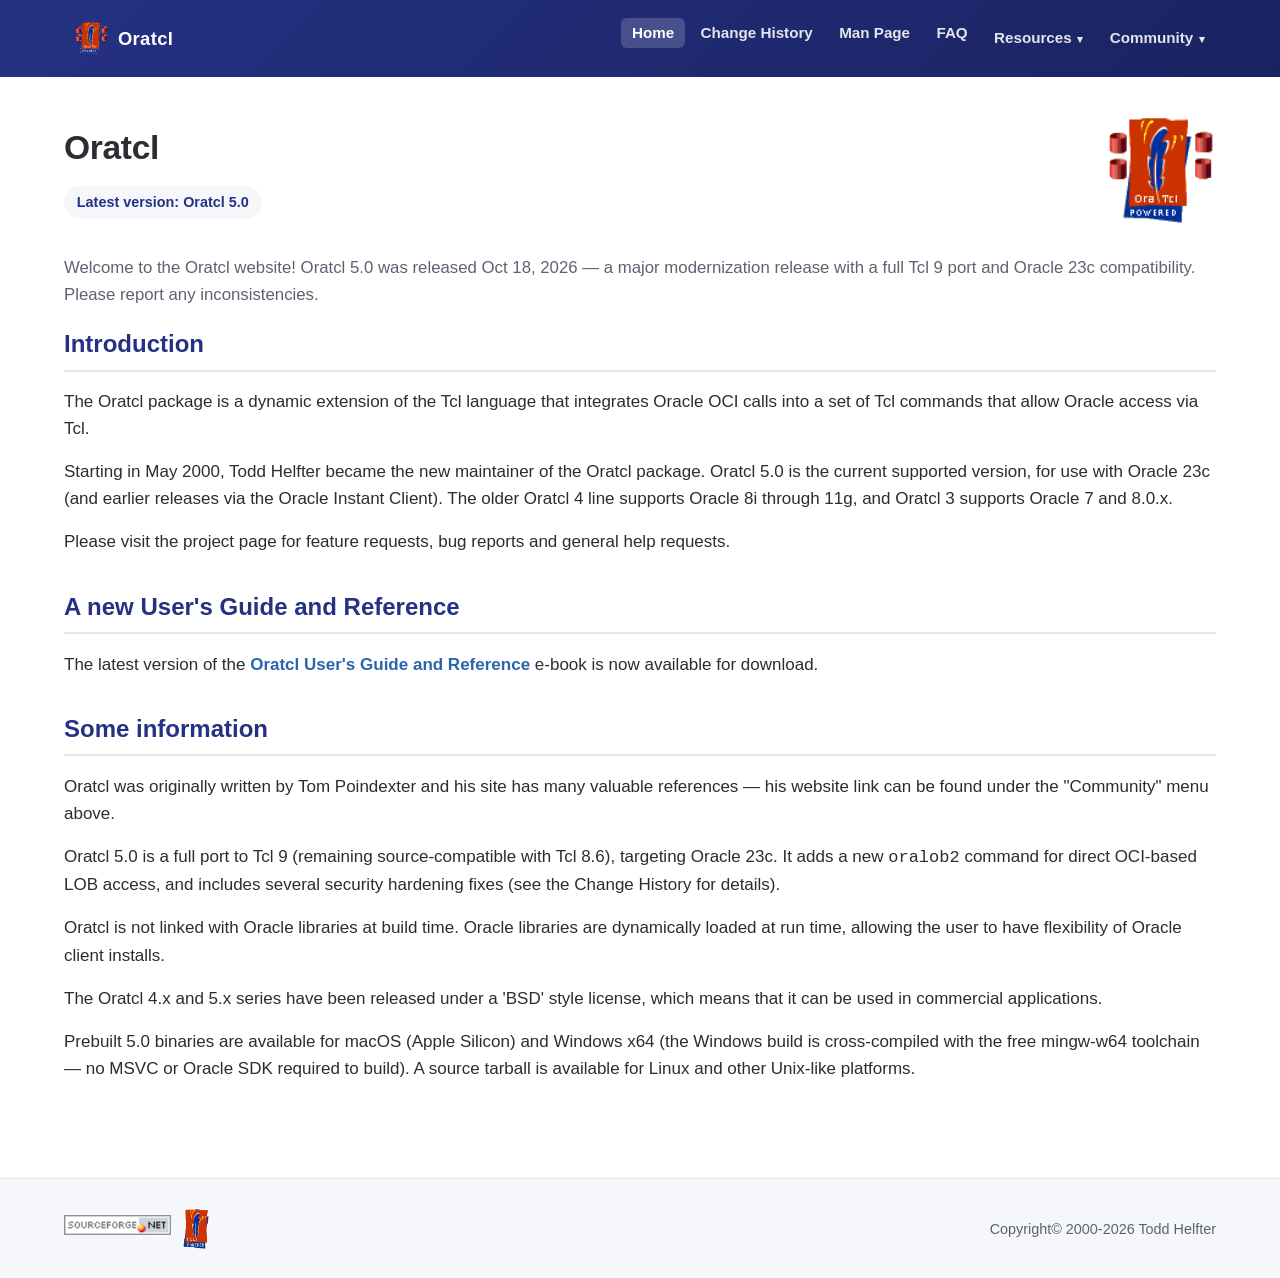
<file: doc/web/index.html>
<!DOCTYPE html>
<html lang="en">
<head>
<meta charset="utf-8" />
<meta name="viewport" content="width=device-width, initial-scale=1" />
<meta name="description" content="Oratcl: Oracle Database access commands for Tcl" />
<meta name="keywords" content="Tcl, Tcl/Tk, Oratcl, Oracle" />
<title>Oratcl</title>
<link rel="shortcut icon" href="images/favicon.ico" type="image/x-icon" />
<link href="css/style.css" rel="stylesheet" type="text/css" />
</head>
<body>

<header class="site-header">
<nav class="site-nav" aria-label="Site">
<a class="brand" href="index.html">
<img src="images/oratcl-powered-logo.gif" alt="" width="40" height="40" />
Oratcl
</a>
<ul>
<li><a href="index.html" aria-current="page">Home</a></li>
<li><a href="CHANGELOG.html">Change History</a></li>
<li><a href="oratcl.html">Man Page</a></li>
<li><a href="FAQ.html">FAQ</a></li>
<li class="has-dropdown">
<details class="dropdown">
<summary>Resources</summary>
<div class="dropdown-panel">
<a href="https://sourceforge.net/projects/oratcl/">Project Page</a>
<a href="./Oratcl_Users_Guide_and_Reference.pdf">User's Guide</a>
<a href="https://sourceforge.net/p/oratcl/_list/tickets">Submit bug</a>
<a href="https://sourceforge.net/p/oratcl/_list/tickets">Submit feature request</a>
<a href="https://sourceforge.net/projects/oratcl/files/oratcl-5.0">Download Oratcl 5.0</a>
<a href="https://sourceforge.net/projects/oratcl/files/">All Downloads</a>
</div>
</details>
</li>
<li class="has-dropdown">
<details class="dropdown">
<summary>Community</summary>
<div class="dropdown-panel">
<a href="https://github.com/toddhelfter/oratcl-sourceforge">GitHub Repository</a>
<a href="http://groups.google.com/group/comp.lang.tcl">Tcl Newsgroup</a>
<a href="https://wiki.tcl-lang.org/">Tcl Wiki</a>
<a href="http://www.tcl.tk">Tcl Developer Xchange</a>
<a href="http://www.nyx.net/~tpoindex/tcl.html">Tom Poindexter</a>
<a href="https://www.hammerdb.com/">HammerDB</a>
</div>
</details>
</li>
</ul>
</nav>
</header>

<div class="hero">
<div>
<h1>Oratcl</h1>
<span class="version-badge">Latest version: Oratcl 5.0</span>
</div>
<img class="logo-mark" src="images/oratcl-powered-logo.gif" alt="Oratcl Powered" width="110" />
</div>

<p class="intro">
Welcome to the Oratcl website! Oratcl 5.0 was released Oct 18, 2026 &mdash;
a major modernization release with a full Tcl 9 port and Oracle 23c
compatibility. Please report any inconsistencies.
</p>

<div class="page-layout single-column">
<main>

<h1>Introduction</h1>
<p>
The Oratcl package is a dynamic extension of the Tcl language that
integrates Oracle OCI calls into a set of Tcl commands that allow Oracle
access via Tcl.
</p>
<p>
Starting in May 2000, Todd Helfter became the new maintainer of the Oratcl
package. Oratcl 5.0 is the current supported version, for use with
Oracle 23c (and earlier releases via the Oracle Instant Client). The
older Oratcl 4 line supports Oracle 8i through 11g, and Oratcl 3 supports
Oracle 7 and 8.0.x.
</p>
<p>
Please visit the project page for feature requests, bug reports and general
help requests.
</p>

<h1>A new User's Guide and Reference</h1>
<p>
The latest version of the
<a href="./Oratcl_Users_Guide_and_Reference.pdf">Oratcl User's Guide and Reference</a> e-book
is now available for download.
</p>

<h1>Some information</h1>
<p>
Oratcl was originally written by Tom Poindexter and his site has many
valuable references &mdash; his website link can be found under the
"Community" menu above.
</p>
<p>
Oratcl 5.0 is a full port to Tcl 9 (remaining source-compatible with
Tcl 8.6), targeting Oracle 23c. It adds a new <code>oralob2</code> command
for direct OCI-based LOB access, and includes several security hardening
fixes (see the Change History for details).
</p>
<p>
Oratcl is not linked with Oracle libraries at build time. Oracle
libraries are dynamically loaded at run time, allowing the user to have
flexibility of Oracle client installs.
</p>
<p>
The Oratcl 4.x and 5.x series have been released under a 'BSD' style
license, which means that it can be used in commercial applications.
</p>
<p>
Prebuilt 5.0 binaries are available for macOS (Apple Silicon) and Windows
x64 (the Windows build is cross-compiled with the free mingw-w64
toolchain &mdash; no MSVC or Oracle SDK required to build). A source
tarball is available for Linux and other Unix-like platforms.
</p>

</main>

</div>

<footer class="site-footer">
<div class="footer-inner">
<div class="badges">
<a href="https://sourceforge.net/"><img src="images/sourceforge.png" alt="SourceForge" height="20" /></a>
<img src="images/tclp.gif" alt="Tcl Powered" height="40" />
</div>
<p class="copyright">Copyright&copy; 2000-2026 Todd Helfter</p>
</div>
</footer>

</body>
</html>
</file>
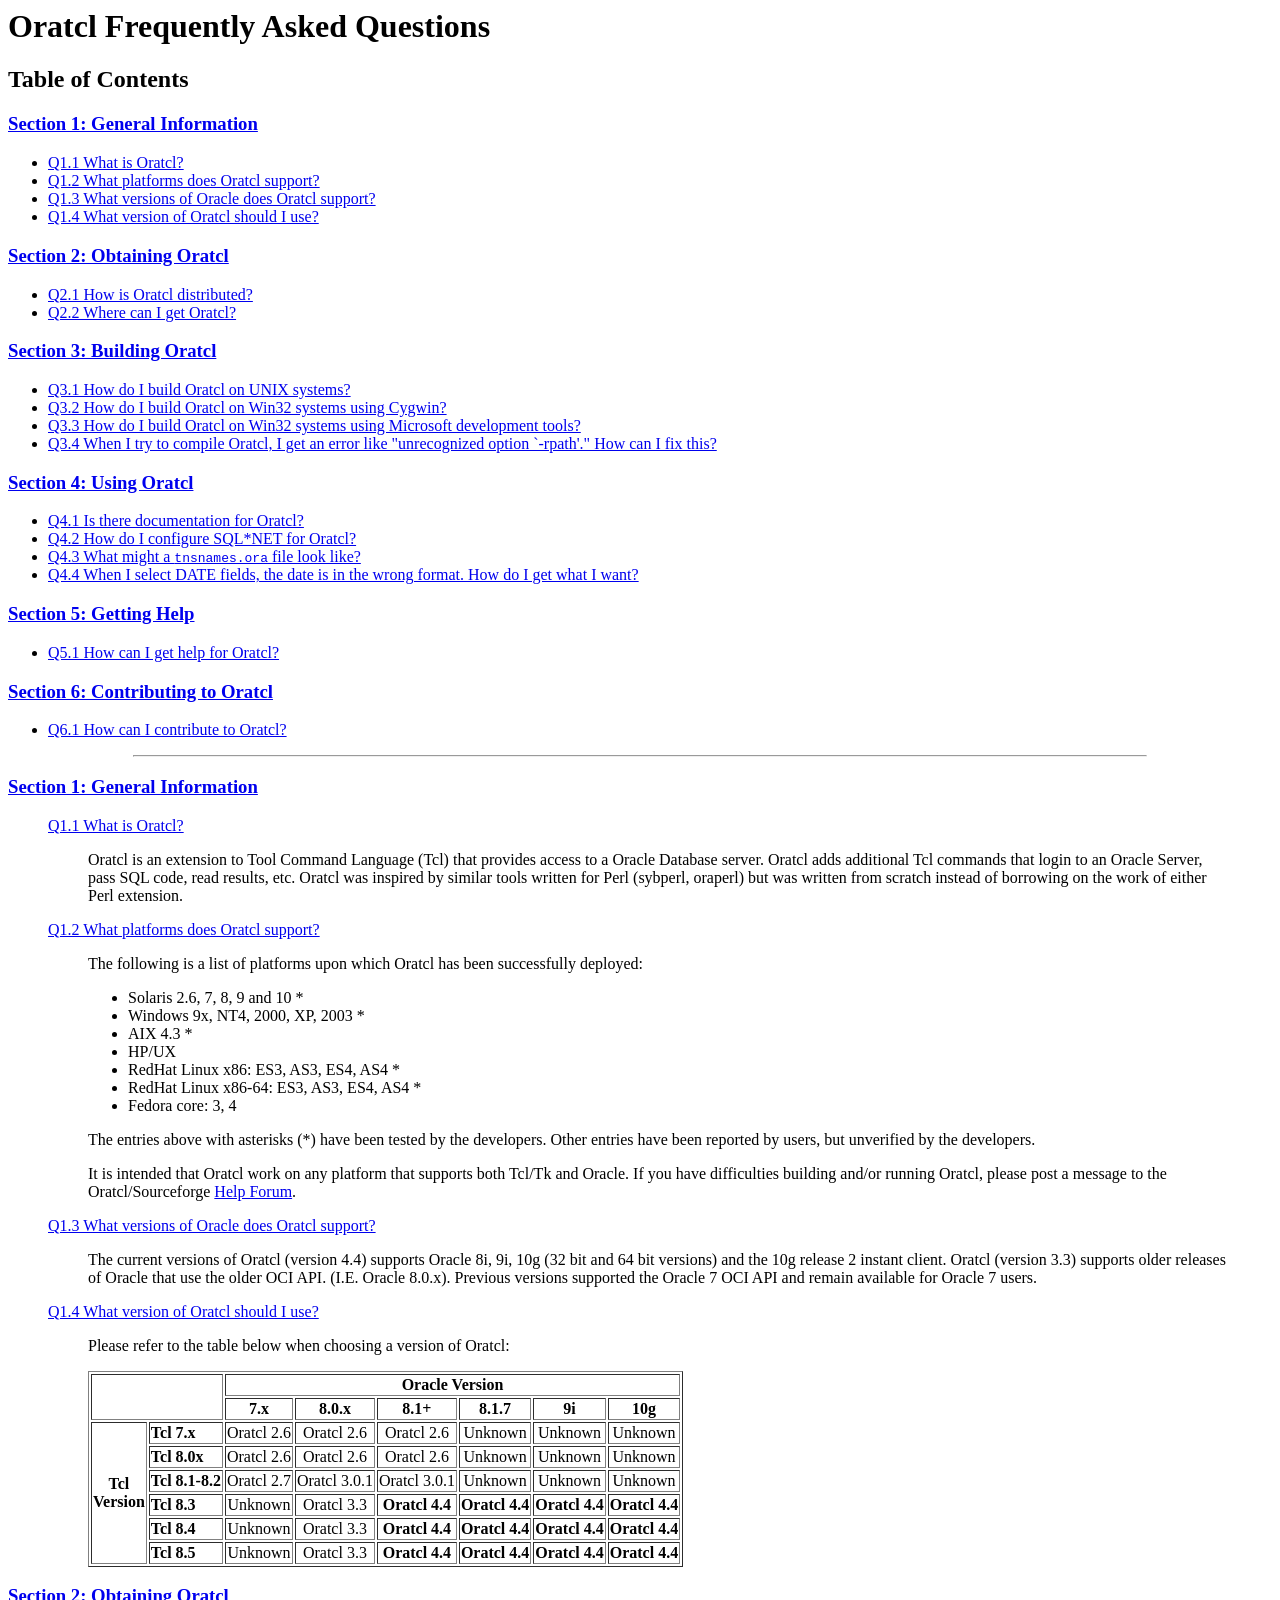
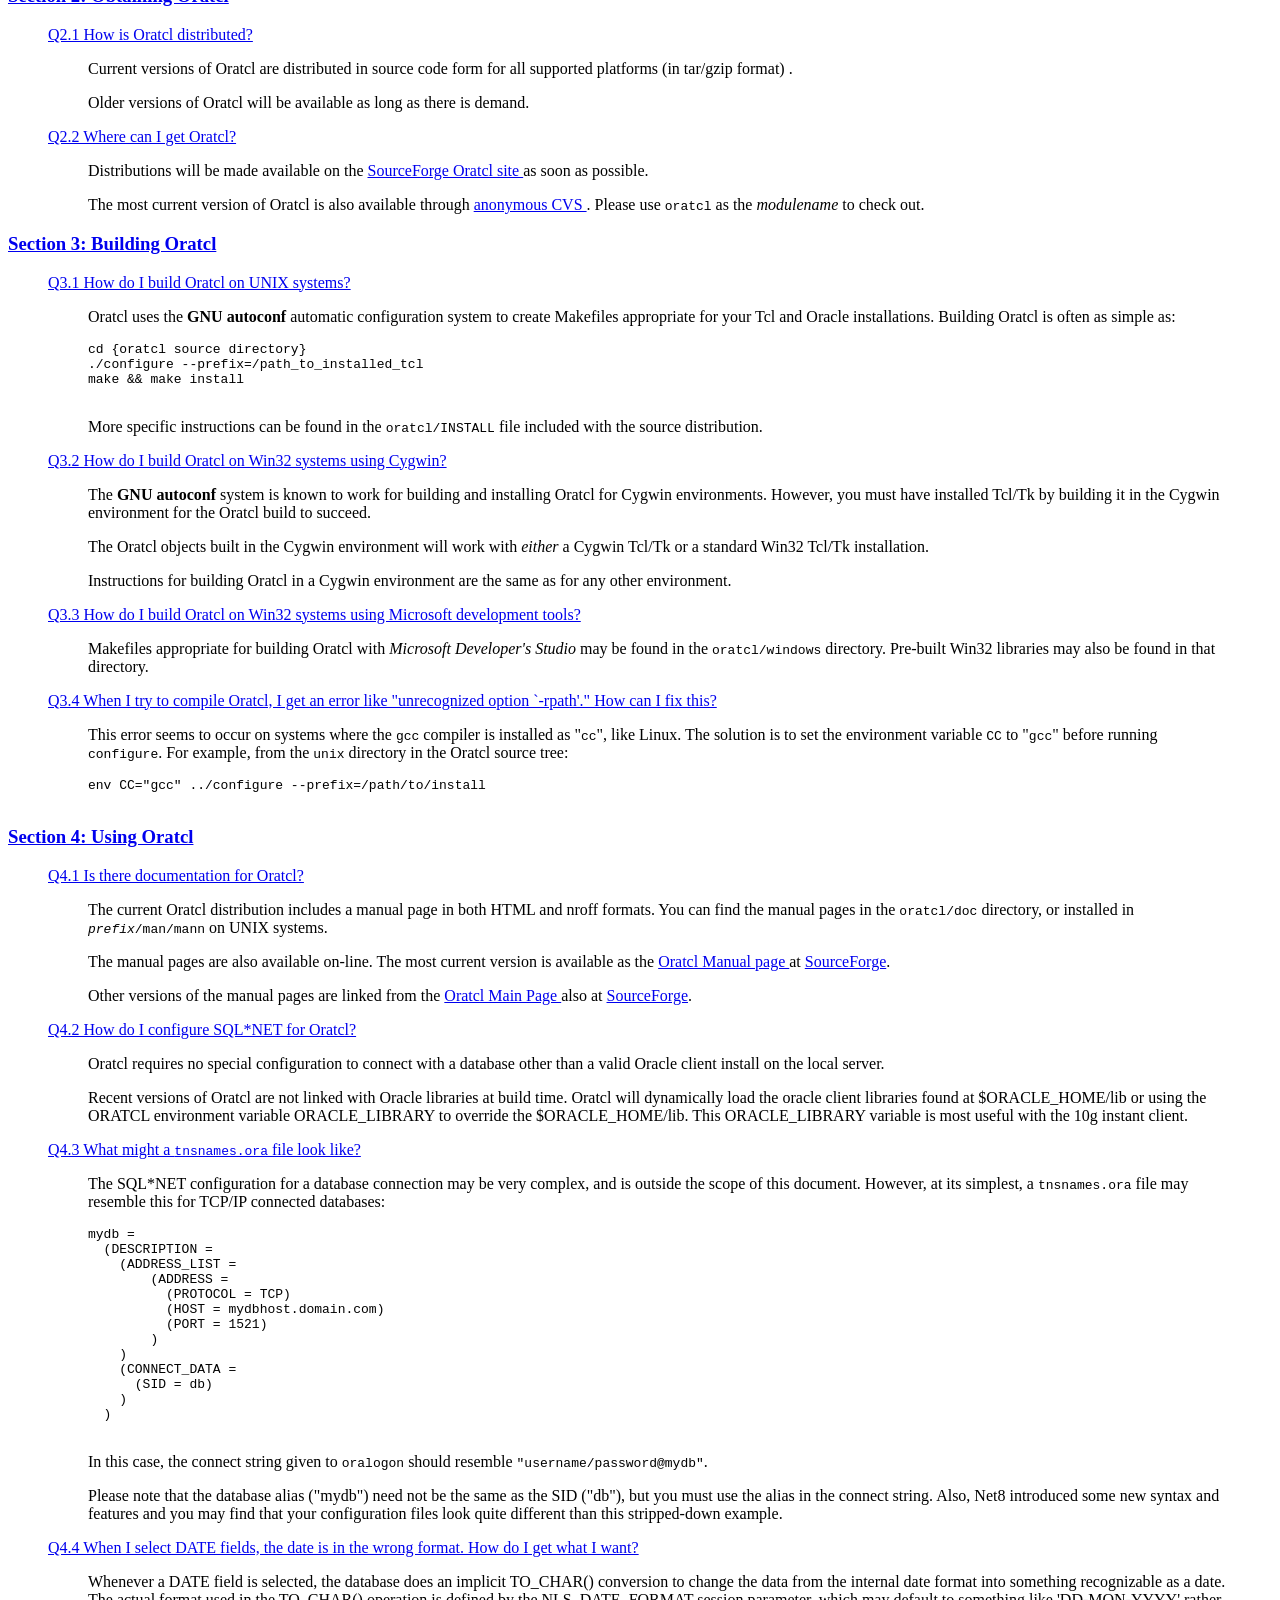
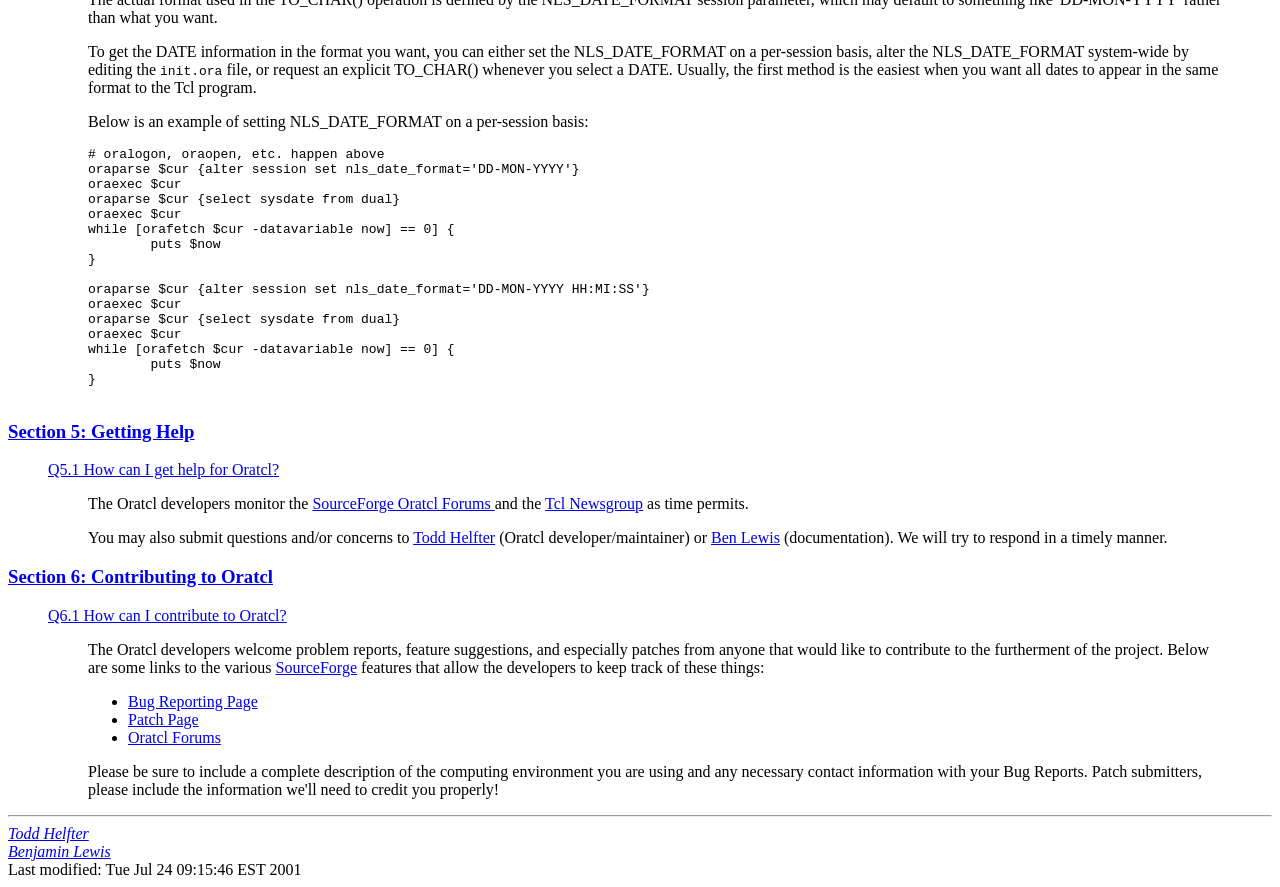
<file: doc/FAQ.html>
<!DOCTYPE HTML PUBLIC "-//IETF//DTD HTML//EN">
<!-- $Id: FAQ.html,v 1.6 2006/06/30 15:19:43 tmh Exp $ -->
<html>
  <head>
    <title>Oratcl Frequently Asked Questions</title>
  </head>

  <body>
    <h1>Oratcl Frequently Asked Questions</h1>

    <h2><a name="TOC">Table of Contents</a></h2>
    <h3><a href="#SEC1">Section 1: General Information</a></h3>
    <ul>
      <li><a href="#Q1.1">Q1.1 What is Oratcl?</a>
      <li><a href="#Q1.2">Q1.2 What platforms does Oratcl support?</a>
      <li><a href="#Q1.3">Q1.3 What versions of Oracle does Oratcl support?</a>
      <li><a href="#Q1.4">Q1.4 What version of Oratcl should I use?</a>
    </ul>

    <h3><a href="#SEC2">Section 2: Obtaining Oratcl</a></h3>
    <ul>
      <li><a href="#Q2.1">Q2.1 How is Oratcl distributed?</a>
      <li><a href="#Q2.2">Q2.2 Where can I get Oratcl?</a>
    </ul>

    <h3><a href="#SEC3">Section 3: Building Oratcl</a></h3>
    <ul>
      <li><a href="#Q3.1">Q3.1 How do I build Oratcl on UNIX systems?</a>
      <li>
	<a href="#Q3.2">
	  Q3.2 How do I build Oratcl on Win32 systems using Cygwin?
	</a>
      <li>
	<a href="#Q3.3">
	  Q3.3 How do I build Oratcl on Win32 systems using Microsoft
	  development tools?
	</a>
      <li>
	<a href="#Q3.4">
	  Q3.4 When I try to compile Oratcl, I get an error like
	  "unrecognized option `-rpath'."  How can I fix this?
	</a>
    </ul>
    
    <h3><a href="#SEC4">Section 4: Using Oratcl</a></h3>
    <ul>
      <li><a href="#Q4.1">Q4.1 Is there documentation for Oratcl?</a>
      <li><a href="#Q4.2">Q4.2 How do I configure SQL*NET for Oratcl?</a>
      <li><a href="#Q4.3">Q4.3 What might a <tt>tnsnames.ora</tt> 
	  file look like?</a>
      <li><a href="#Q4.4">Q4.4 When I select DATE fields, the date is
	  in the wrong format.  How do I get what I want?</a>
    </ul>

    <h3><a href="#SEC5">Section 5: Getting Help</a></h3>
    <ul>
      <li><a href="#Q5.1">Q5.1 How can I get help for Oratcl?</a>
    </ul>

    <h3><a href="#SEC6">Section 6: Contributing to Oratcl</a></h3>
    <ul>
      <li><a href="#Q6.1">Q6.1 How can I contribute to Oratcl?</a>
    </ul>

    <hr width="80%">

    <h3>
      <a name="SEC1" href="#TOC">Section 1: General Information</a>
    </h3>
    <blockquote>
      <dl>
	<dt>
	  <a name="Q1.1" href="#TOC">Q1.1 What is Oratcl?</a>
	  
	<dd>
	  
	  <p>
	    Oratcl is an extension to Tool Command Language (Tcl) that
	    provides access to a Oracle Database server.  Oratcl adds
	    additional Tcl commands that login to an Oracle Server,
	    pass SQL code, read results, etc.  Oratcl was inspired by
	    similar tools written for Perl (sybperl, oraperl) but was
	    written from scratch instead of borrowing on the work of
	    either Perl extension.
	  </p>
	  
	<dt>
	  <a name="Q1.2" href="#TOC">
	    Q1.2 What platforms does Oratcl support?
	  </a>
	  
	<dd>

	  <p>
	    The following is a list of platforms upon which Oratcl has
	    been successfully deployed:
	  </p>
	  
	  <ul>
	    <li>Solaris 2.6, 7, 8, 9 and 10</b> *
	    <li>Windows 9x, NT4, 2000, XP, 2003</b> *
	    <li>AIX 4.3</b> *
	    <li>HP/UX
	    <li>RedHat Linux x86: ES3, AS3, ES4, AS4 *
	    <li>RedHat Linux x86-64: ES3, AS3, ES4, AS4 *
            <li>Fedora core: 3, 4
	  </ul>
	  
	  <p>
	    The entries above with asterisks (*) have been tested by the
	    developers.  Other entries have been reported by users,
	    but unverified by the developers.
	  </p>

	  <p>
	    It is intended that Oratcl work on any platform that
	    supports both Tcl/Tk and Oracle.  If you have difficulties
	    building and/or running Oratcl, please post a message to
	    the Oratcl/Sourceforge
	    <a href="https://sourceforge.net/forum/forum.php?forum_id=40540">
	      Help Forum</a>.
	  </p>
	  
	<dt>
	  <a name="Q1.3" href="#TOC">
	    Q1.3 What versions of Oracle does Oratcl support?
	  </a>
	  
	<dd>

	  <p>
	    The current versions of Oratcl (version 4.4) supports Oracle
	    8i, 9i, 10g (32 bit and 64 bit versions) and the 10g release 2
            instant client.  Oratcl (version 3.3) supports older releases
	    of Oracle that use the older OCI API.  (I.E. Oracle 8.0.x).
	    Previous versions supported the Oracle 7 OCI API and
	    remain available for Oracle 7 users.
	  </p>

	<dt>
	  <a name="Q1.4" href="#TOC">
	    Q1.4 What version of Oratcl should I use?
	  </a>
	  
	<dd>

	  <p>
	    Please refer to the table below when choosing a version of
	    Oratcl:
	  </p>
	  
	  <table border="1">
	    <tr>
	      <th colspan="2" rowspan="2">&nbsp;</th>
	      <th colspan="6">Oracle Version</th>
	    </tr>
	    <tr>
	      <th>7.x</th>
	      <th>8.0.x</th>
	      <th>8.1+</th>
	      <th>8.1.7</th>
	      <th>9i</th>
	      <th>10g</th>
	    </tr>
	    <tr>
	      <th rowspan="6">Tcl<br>Version</th>
	      <th align="left">Tcl 7.x</th>
	      <td align="center">Oratcl 2.6</td>
	      <td align="center">Oratcl 2.6</td>
	      <td align="center">Oratcl 2.6</td>
	      <td align="center">Unknown</td>
	      <td align="center">Unknown</td>
	      <td align="center">Unknown</td>
	    </tr>
	    <tr>
	      <th align="left">Tcl 8.0x</th>
	      <td align="center">Oratcl 2.6</td>
	      <td align="center">Oratcl 2.6</td>
	      <td align="center">Oratcl 2.6</td>
	      <td align="center">Unknown</td>
	      <td align="center">Unknown</td>
	      <td align="center">Unknown</td>
	    </tr>
	    <tr>
	      <th align="left">Tcl 8.1-8.2</th>
	      <td align="center">Oratcl 2.7</td>
	      <td align="center">Oratcl 3.0.1</td>
	      <td align="center">Oratcl 3.0.1</td>
	      <td align="center">Unknown</td>
	      <td align="center">Unknown</td>
	      <td align="center">Unknown</td>
	    </tr>
	    <tr>
	      <th align="left">Tcl 8.3</th>
	      <td align="center">Unknown</td>
	      <td align="center">Oratcl 3.3</td>
	      <td align="center"><b>Oratcl 4.4</td>
	      <td align="center"><b>Oratcl 4.4</td>
	      <td align="center"><b>Oratcl 4.4</td>
	      <td align="center"><b>Oratcl 4.4</td>
	    </tr>
	    <tr>
	      <th align="left">Tcl 8.4</th>
	      <td align="center">Unknown</td>
	      <td align="center">Oratcl 3.3</td>
	      <td align="center"><b>Oratcl 4.4</td>
	      <td align="center"><b>Oratcl 4.4</td>
	      <td align="center"><b>Oratcl 4.4</td>
	      <td align="center"><b>Oratcl 4.4</td>
	    </tr>
	    <tr>
	      <th align="left">Tcl 8.5</th>
	      <td align="center">Unknown</td>
	      <td align="center">Oratcl 3.3</td>
	      <td align="center"><b>Oratcl 4.4</td>
	      <td align="center"><b>Oratcl 4.4</td>
	      <td align="center"><b>Oratcl 4.4</td>
	      <td align="center"><b>Oratcl 4.4</td>
	    </tr>
	  </table>
	  
      </dl>
    </blockquote>

    <h3>
      <a name="SEC2" href="#TOC">Section 2: Obtaining Oratcl</a>
    </h3>
    <blockquote>
      <dl>
	<dt>
	  <a name="Q2.1" href="#TOC">Q2.1 How is Oratcl distributed?</a>
	<dd>
	  <p>
	    Current versions of Oratcl are distributed in source code
	    form for all supported platforms (in tar/gzip format)
	    <!-- 
	    and
	    as a binary distribution for the Win32 platform (zip
	    format)
	    -->
	    .
	  </p>
	  <p>
	    Older versions of Oratcl will be available as long as there
	    is demand.
	  </p>

	<dt><a name="Q2.2" href="#TOC">Q2.2 Where can I get Oratcl?</a>
	<dd>
	  <p>
	    Distributions will be made available
	    on the 
	    <a href="http://sourceforge.net/projects/oratcl/">
	      SourceForge Oratcl site
	    </a> 
	    as soon as possible.	    
	  </p>
	  <p>  
	    The most current version of Oratcl is also available through
	    <a href="http://sourceforge.net/cvs/?group_id=12880">
	      anonymous CVS
	    </a>.
	    Please use <tt>oratcl</tt> as the <i>modulename</i> to
	    check out.
	  </p>
      </dl>
    </blockquote>

    <h3><a name="SEC3" href="#TOC">Section 3: Building Oratcl</a></h3>
    <blockquote>
      <dl>
	<dt>
	  <a name="Q3.1" href="#TOC">
	    Q3.1 How do I build Oratcl on UNIX systems?
	  </a>
	<dd>
	  <p>
	    Oratcl uses the <b>GNU autoconf</b> automatic configuration
	    system to create Makefiles appropriate for your Tcl and Oracle
	    installations.  Building Oratcl is often as simple as:
	  <pre>
cd {oratcl source directory}
./configure --prefix=/path_to_installed_tcl
make && make install
	  </pre>
	</p>
	  <p>
	    More specific instructions can be found in the 
	    <tt>oratcl/INSTALL</tt> file included
	    with the source distribution.
	  </p>
	  
	<dt>
	  <a name="#Q3.2" href="#TOC">
	    Q3.2 How do I build Oratcl on Win32 systems using Cygwin?
	  </a>
	  
	<dd>
	  <p>
	    The <b>GNU autoconf</b> system is known to work for
	    building and installing Oratcl for Cygwin environments.
	    However, you must have installed Tcl/Tk by building it
	    in the Cygwin environment for the Oratcl build to 
	    succeed.
	  </p>
	  <p>
	    The Oratcl objects built in the Cygwin environment will
	    work with <i>either</i> a Cygwin Tcl/Tk or a standard
	    Win32 Tcl/Tk installation.
	  </p>
	  <p>
	    Instructions for building Oratcl in a Cygwin environment
	    are the same as for any other environment.
	  </p>

	<dt>
	  <a name="Q3.3" href="#TOC">
	    Q3.3 How do I build Oratcl on Win32 systems using Microsoft
	    development tools?
	  </a>
	<dd>
	  <p>
	    Makefiles appropriate for building Oratcl with
	    <i>Microsoft Developer's Studio</i> may be found in the
	    <tt>oratcl/windows</tt> directory.  Pre-built Win32
	    libraries may also be found in that directory.
	  </p>
	<dt>
	  <a name="Q3.4" href="#TOC">
	    Q3.4 When I try to compile Oratcl, I get an error like
	    "unrecognized option `-rpath'."  How can I fix this?
	  </a>
	<dd>
	  <p>
	    This error seems to occur on systems where the
	    <tt>gcc</tt> compiler is installed as "<tt>cc</tt>", like
	    Linux.  The solution is to set the environment variable
	    <tt>CC</tt> to "<tt>gcc</tt>" before running
	    <tt>configure</tt>.  For example, from the <tt>unix</tt>
	    directory in the Oratcl source tree:
	  <pre>
env CC="gcc" ../configure --prefix=/path/to/install
	  </pre>
      </dl>
    </blockquote>

    <h3><a name="SEC4" href="#TOC">Section 4: Using Oratcl</a></h3>
    <blockquote>
      <dl>
	<dt>
	  <a name="Q4.1" href="#TOC">
	    Q4.1 Is there documentation for Oratcl?
	  </a>
	<dd>
	  <p>
	    The current Oratcl distribution includes a manual page in
	    both HTML and nroff formats.  You can find the manual
	    pages in the <tt>oratcl/doc</tt> directory, or installed
	    in <tt><i>prefix</i>/man/mann</tt> on UNIX systems.
	  </p>
	  <p>
	    The manual pages are also available on-line.  The most current
	    version is available as the
	    <a href="manpage.html">
	      Oratcl Manual page
	    </a>
	    at <a href="http://sourceforge.net/">SourceForge</a>.
	  </p>
	  <p>
	    Other versions of the manual pages are linked from the
	    <a href="http://oratcl.sourceforge.net/">
	      Oratcl Main Page
	    </a>
	    also at <a href="http://sourceforge.net/">SourceForge</a>.
	<dt>
	  <a name="Q4.2" href="#TOC">
	    Q4.2 How do I configure SQL*NET for Oratcl?
	  </a>
	<dd>
	  <p>
	    Oratcl requires no special configuration to connect with a
	    database other than a valid Oracle client install on the local
	    server.
	  </p>
	  <p>
	    Recent versions of Oratcl are not linked with Oracle
	    libraries at build time.  Oratcl will dynamically load
	    the oracle client libraries found at $ORACLE_HOME/lib or
	    using the ORATCL environment variable ORACLE_LIBRARY to 
	    override the $ORACLE_HOME/lib.  This ORACLE_LIBRARY variable
	    is most useful with the 10g instant client.
	  </p>
	<dt>
	  <a name="Q4.3" href="#TOC">
	    Q4.3 What might a <tt>tnsnames.ora</tt> file look like?
	  </a>
	<dd>
	  <p>
	    The SQL*NET configuration for a database connection may be
	    very complex, and is outside the scope of this document.
	    However, at its simplest, a <tt>tnsnames.ora</tt> file
	    may resemble this for TCP/IP connected databases:
	  </p>
	  <pre>
mydb =
  (DESCRIPTION =
    (ADDRESS_LIST =
        (ADDRESS =
          (PROTOCOL = TCP)
          (HOST = mydbhost.domain.com)
          (PORT = 1521)
        )
    )
    (CONNECT_DATA =
      (SID = db)
    )
  )
	  </pre>
	  <p>
	    In this case, the connect string given to
	    <tt>oralogon</tt> should resemble
	    <tt>"username/password@mydb"</tt>.
	  </p>
	  <p>
	    Please note that the database alias ("mydb") need not be
	    the same as the SID ("db"), but you must use the alias in
	    the connect string.  Also, Net8 introduced some new syntax
	    and features and you may find that your configuration
	    files look quite different than this stripped-down
	    example.
	  </p>
	<dt>
	  <a name="Q4.4" href="#TOC">
	    Q4.4 When I select DATE fields, the date is
	    in the wrong format.  How do I get what I want?
	  </a>
	<dd>
	  <p>
	    Whenever a DATE field is selected, the database does an
	    implicit TO_CHAR() conversion to change the data from the
	    internal date format into something recognizable as a
	    date.  The actual format used in the TO_CHAR() operation
	    is defined by the NLS_DATE_FORMAT session parameter, which
	    may default to something like 'DD-MON-YYYY' rather than
	    what you want.
	  </p>
	  <p>
	    To get the DATE information in the format you want, you
	    can either set the NLS_DATE_FORMAT on a per-session basis,
	    alter the NLS_DATE_FORMAT system-wide by editing the
	    <tt>init.ora</tt> file, or request an explicit TO_CHAR()
	    whenever you select a DATE.  Usually, the first method is
	    the easiest when you want all dates to appear in the same
	    format to the Tcl program.
	  </p>
	  <p>
	    Below is an example of setting NLS_DATE_FORMAT on a
	    per-session basis:
	  </p>
	  <pre>
# oralogon, oraopen, etc. happen above
oraparse $cur {alter session set nls_date_format='DD-MON-YYYY'}
oraexec $cur
oraparse $cur {select sysdate from dual}
oraexec $cur
while [orafetch $cur -datavariable now] == 0] {
	puts $now
}

oraparse $cur {alter session set nls_date_format='DD-MON-YYYY HH:MI:SS'}
oraexec $cur
oraparse $cur {select sysdate from dual}
oraexec $cur
while [orafetch $cur -datavariable now] == 0] {
	puts $now
}
	  </pre>
      </dl>
    </blockquote>

    <h3><a name="SEC5" href="#TOC">Section 5: Getting Help</a></h3>
    <blockquote>
      <dl>
	<dt><a name="Q5.1" href="#TOC">Q5.1 How can I get help for Oratcl?</a>
	<dd>
	  <p>
	    The Oratcl developers monitor the 
	    <a href="http://sourceforge.net/forum/?group_id=12880">
	      SourceForge Oratcl Forums
	    </a>
	    and the <a href="news:comp.lang.tcl">Tcl Newsgroup</a>
	    as time permits.
	  </p>
	  <p>
	    You may also submit questions and/or concerns to 
	    <a href="mailto:tmh@users.sorceforge.net">Todd Helfter</a>
	    (Oratcl developer/maintainer) or
	    <a href="mailto:bhlewis@users.sourceforge.net">Ben Lewis</a>
	    (documentation).  We will try to respond in a timely manner.
	  </p>
      </dl>
    </blockquote>

    <h3>
      <a name="SEC6" href="#TOC">Section 6: Contributing to Oratcl</a>
    </h3>
    <blockquote>
      <dl>
	<dt><a name="Q6.1" href="#TOC">Q6.1 How can I contribute to Oratcl?</a>
	<dd>
	  <p>
	    The Oratcl developers welcome problem reports, feature suggestions,
	    and especially patches from anyone that would like to contribute
	    to the furtherment of the project.  Below are some links to
	    the various <a href="http://sourceforge.net/">SourceForge</a>
	    features that allow the developers to keep track of these things:
	  </p>
	  <ul>
	    <li>
	      <a href="http://sourceforge.net/bugs/?group_id=12880">
		Bug Reporting Page
	      </a>
	    <li>
	      <a href="http://sourceforge.net/patch/?group_id=12880">
		Patch Page
	      </a>
	    <li>
	      <a href="http://sourceforge.net/forum/?group_id=12880">
		Oratcl Forums
	      </a>
	  </ul>
	  <p>
	    Please be sure to include a complete description of the
	    computing environment you are using and any necessary
	    contact information with your Bug Reports.  Patch submitters,
	    please include the information we'll need to credit you
	    properly!
	  </p>
      </dl>
    </blockquote>


    <hr>
    <address><a href="mailto:tmh@users.sourceforge.net">Todd Helfter</a></address>
    <address><a href="mailto:bhlewis@users.sourceforge.net">Benjamin Lewis</a></address>
<!-- Created: Mon Nov  6 09:02:57 EST 2000 -->
<!-- hhmts start -->
Last modified: Tue Jul 24 09:15:46 EST 2001
<!-- hhmts end -->
  </body>
</html>
</file>
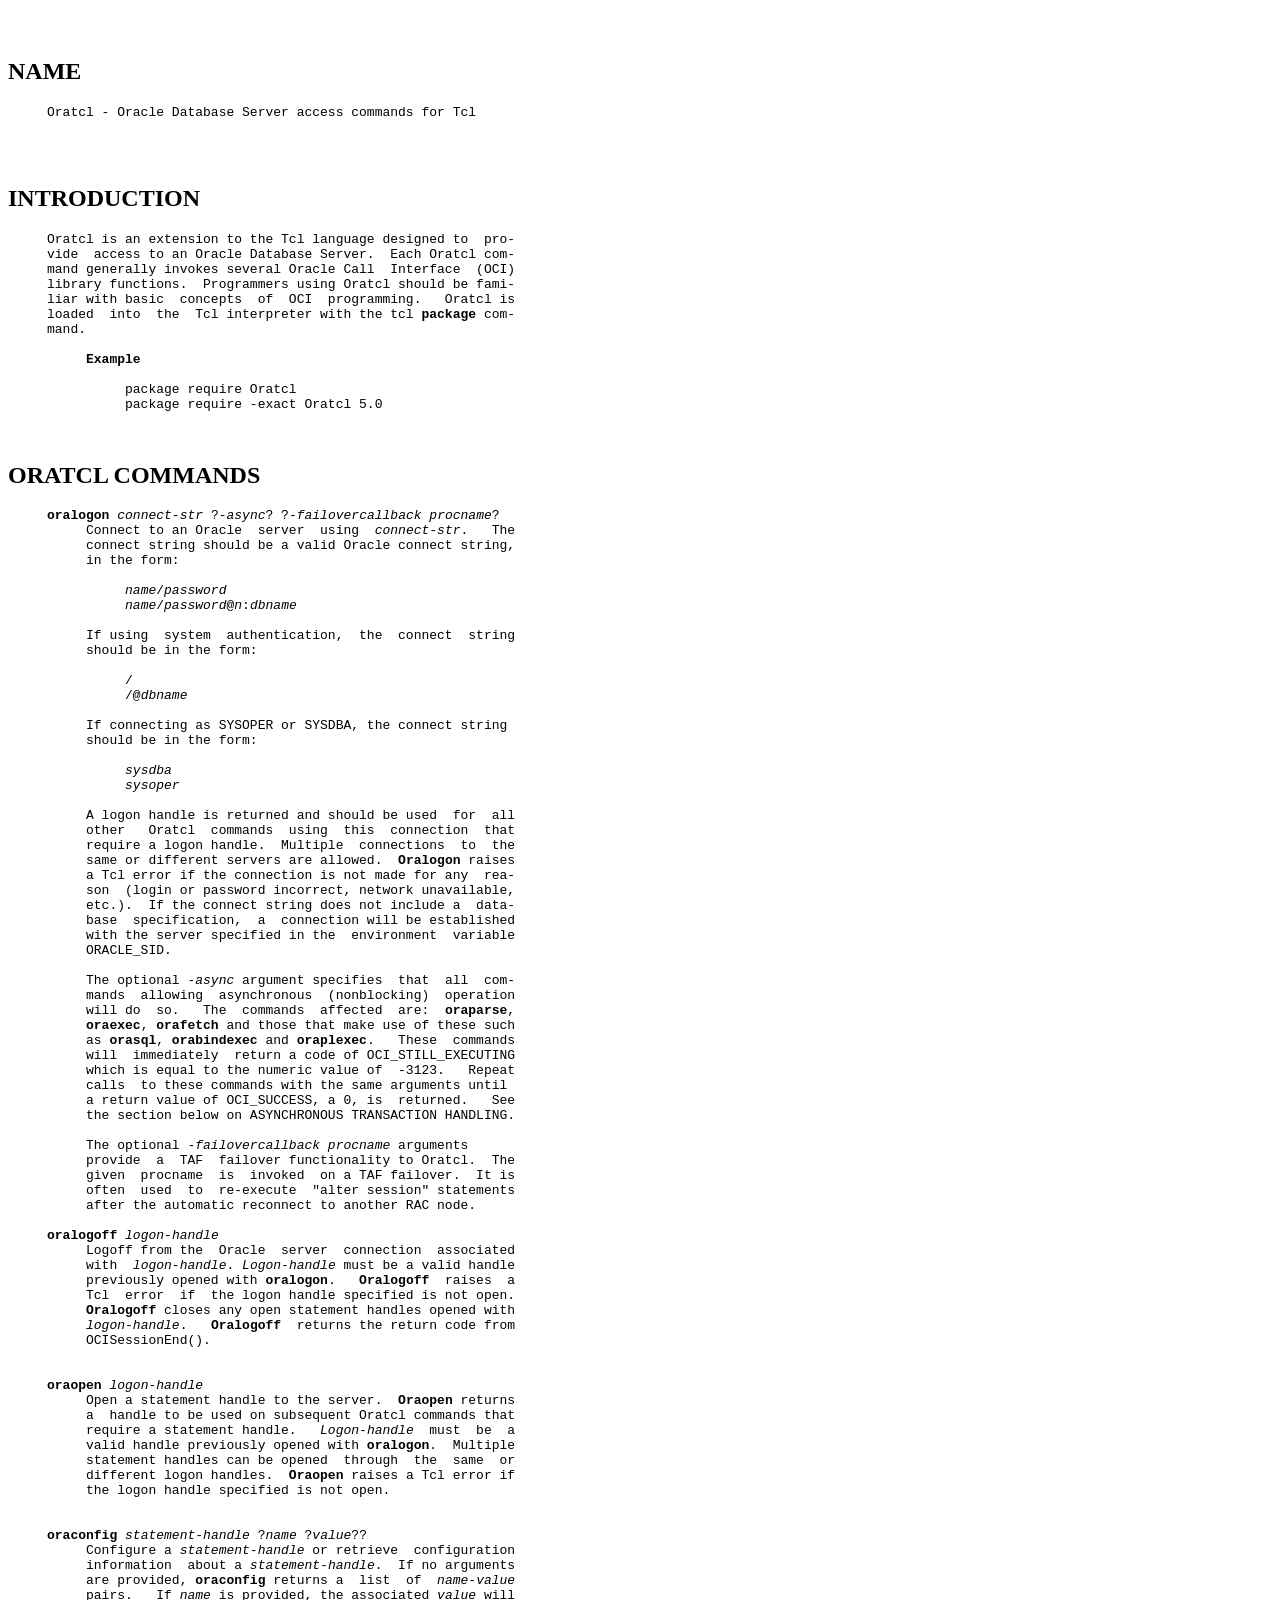
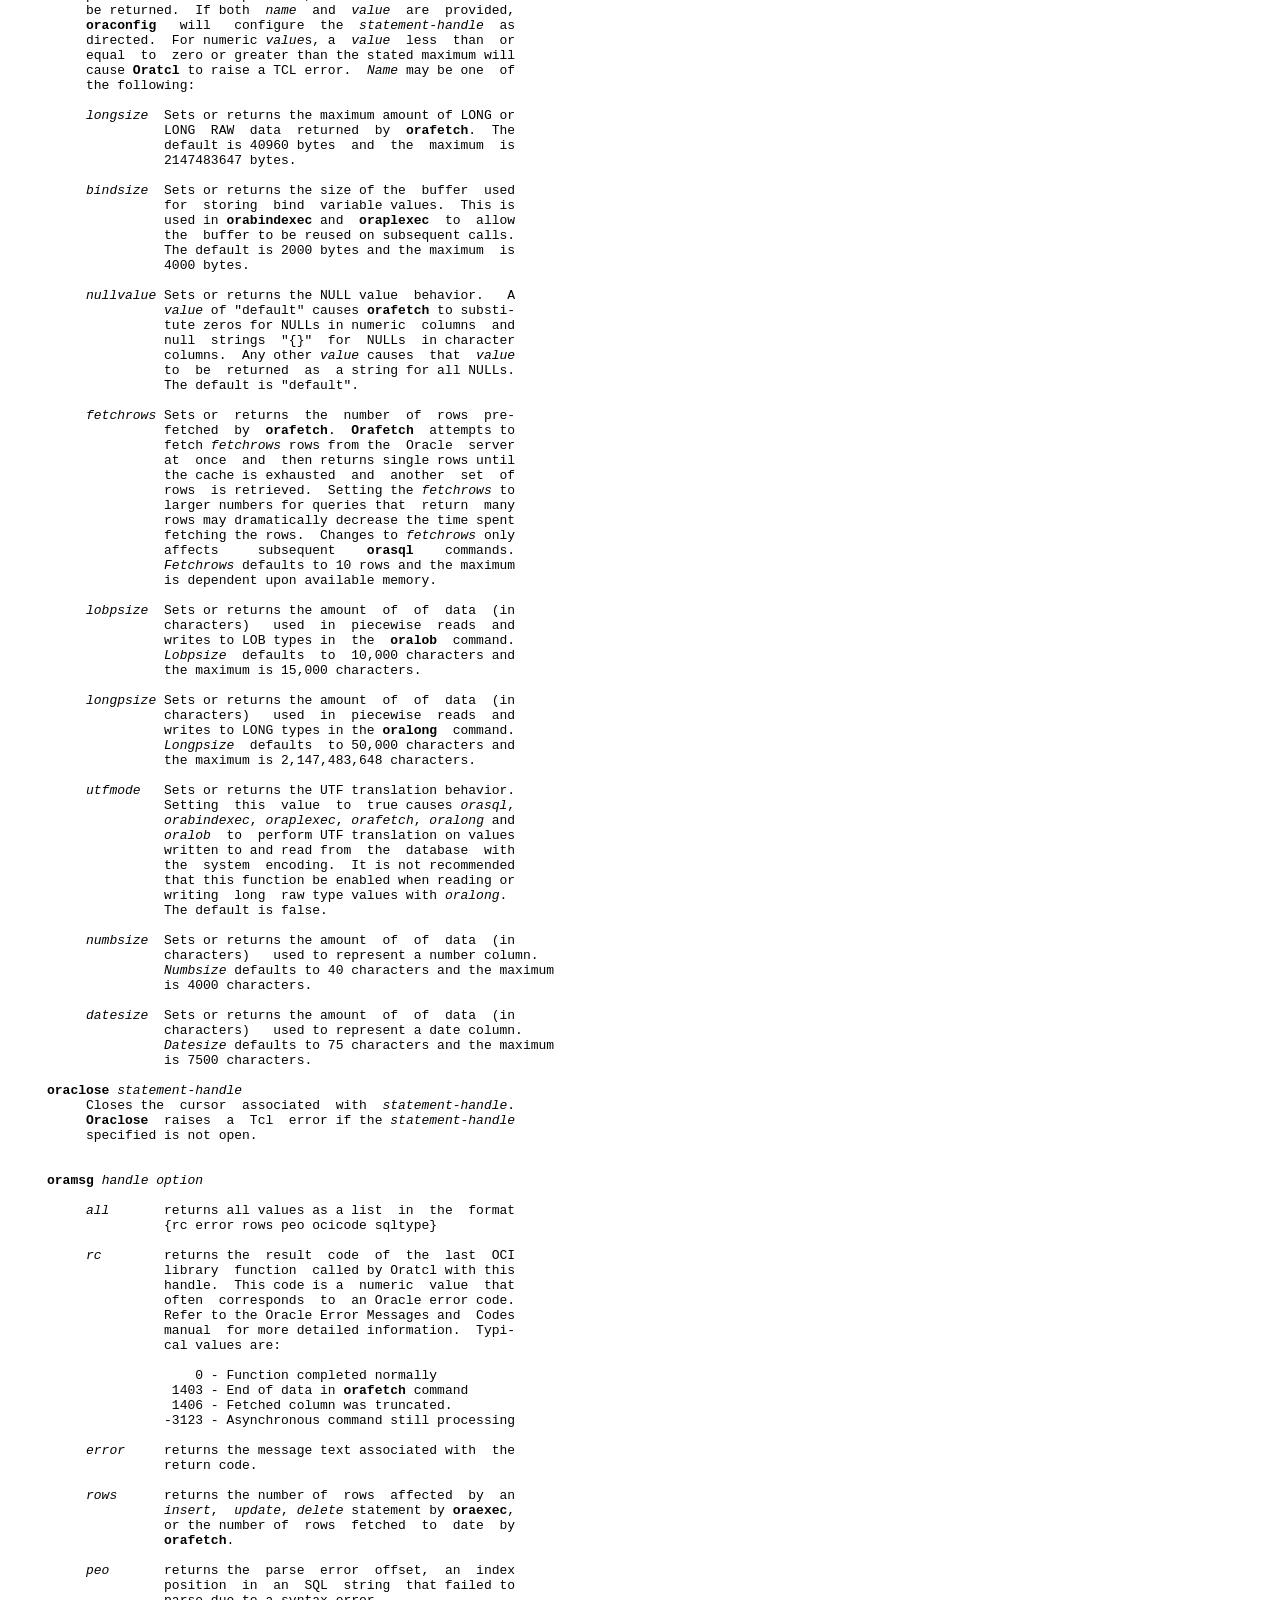
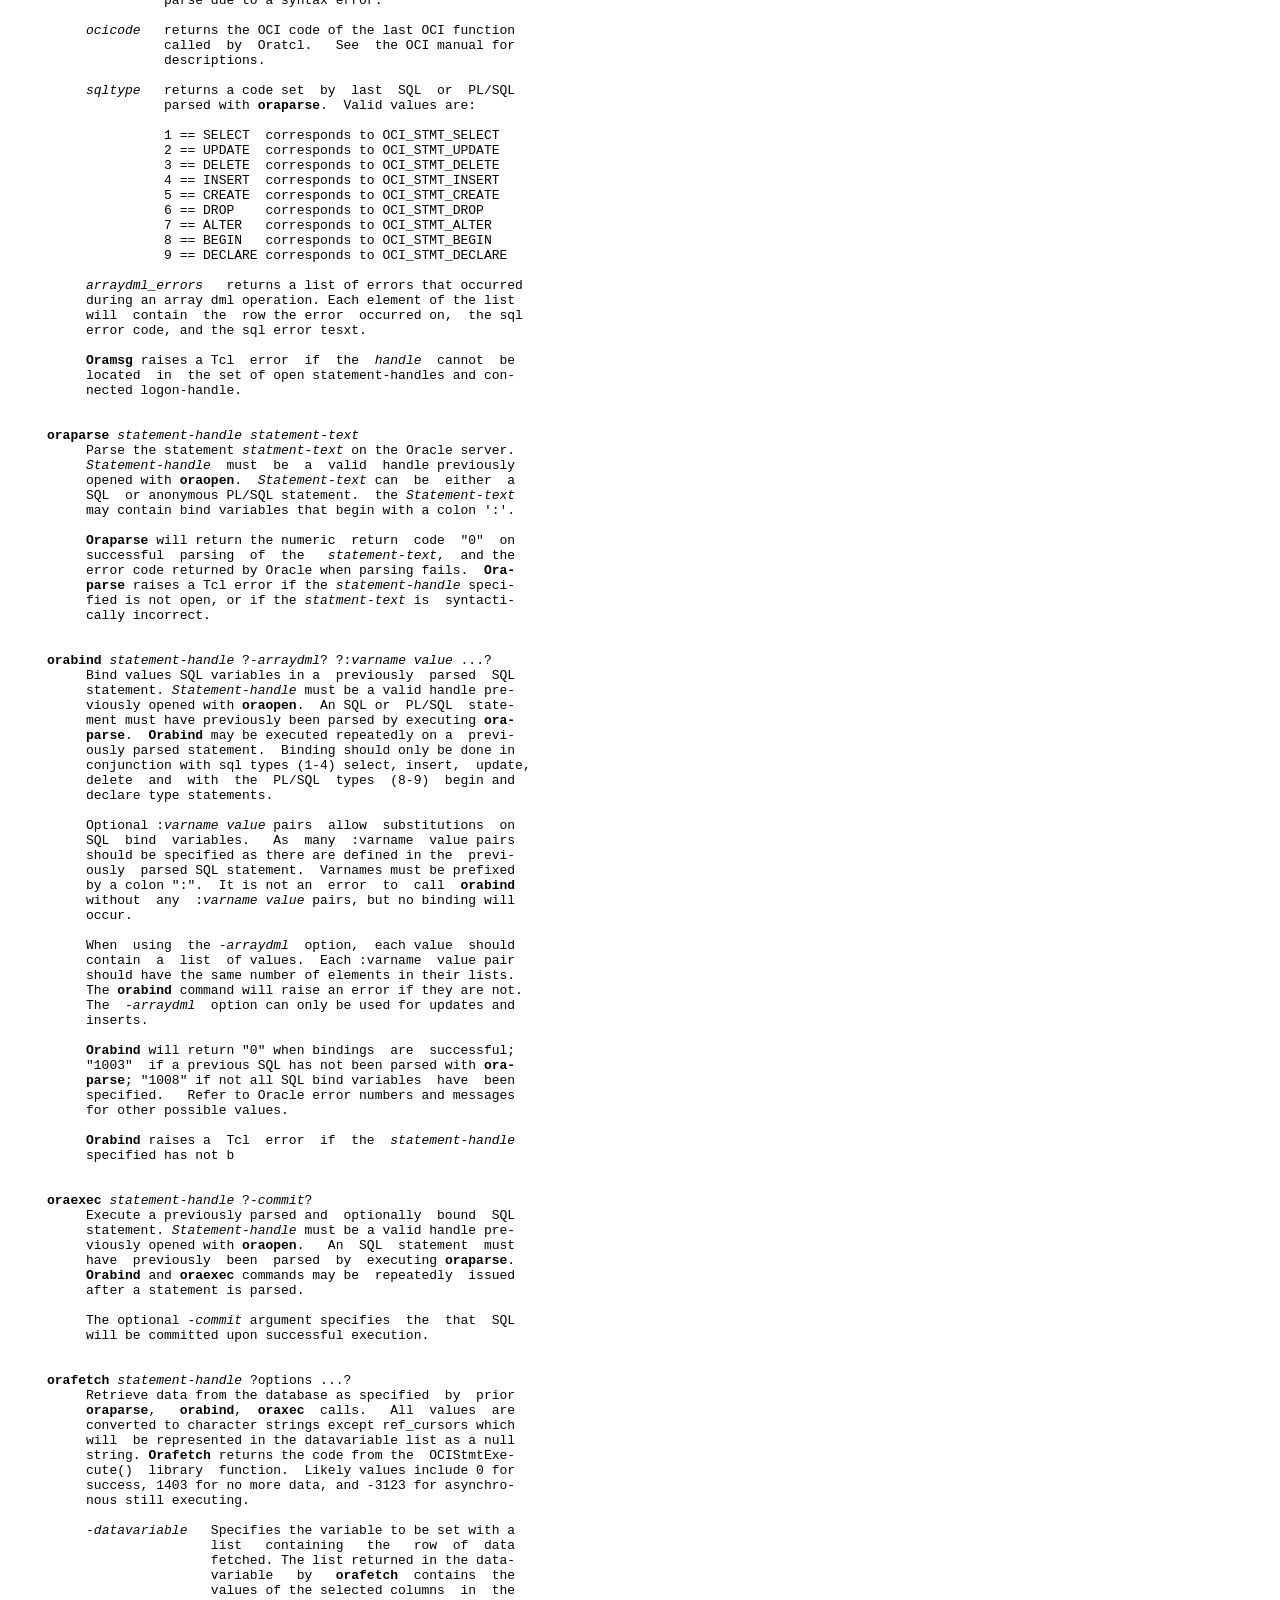
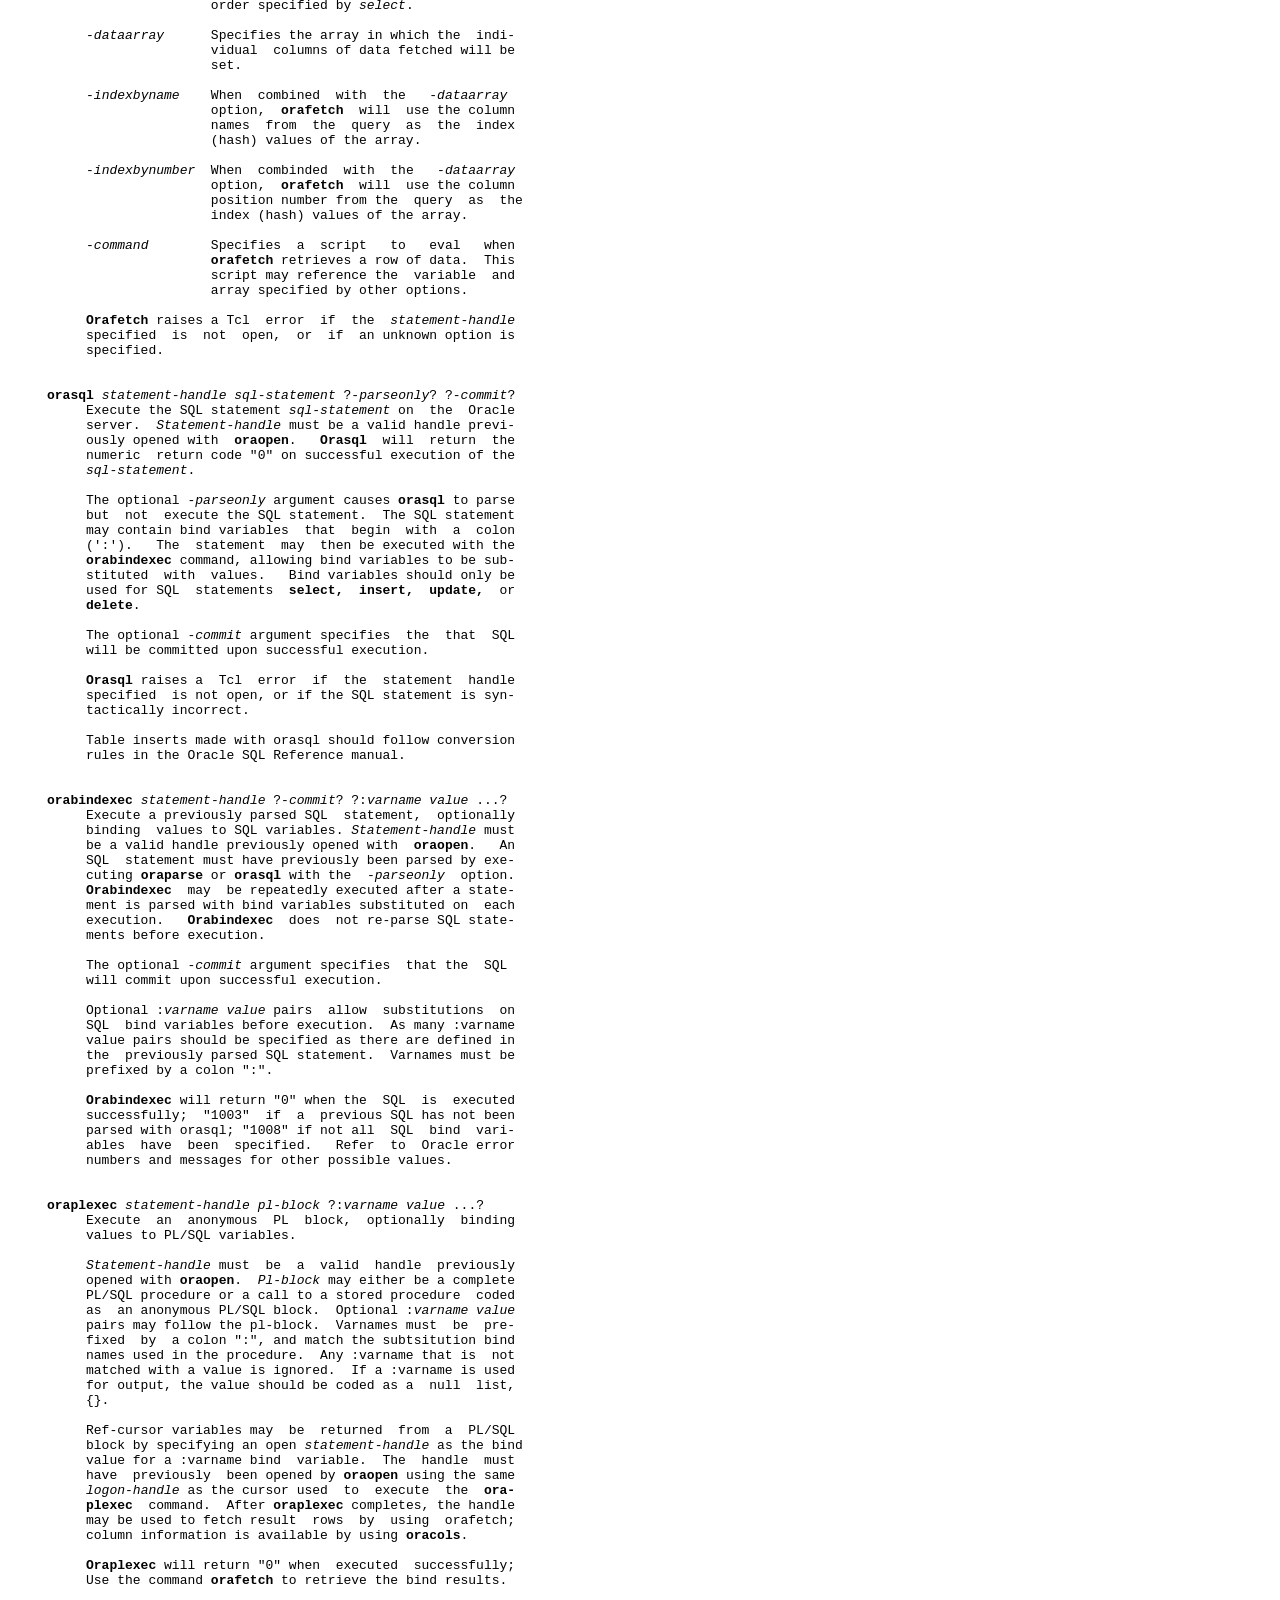
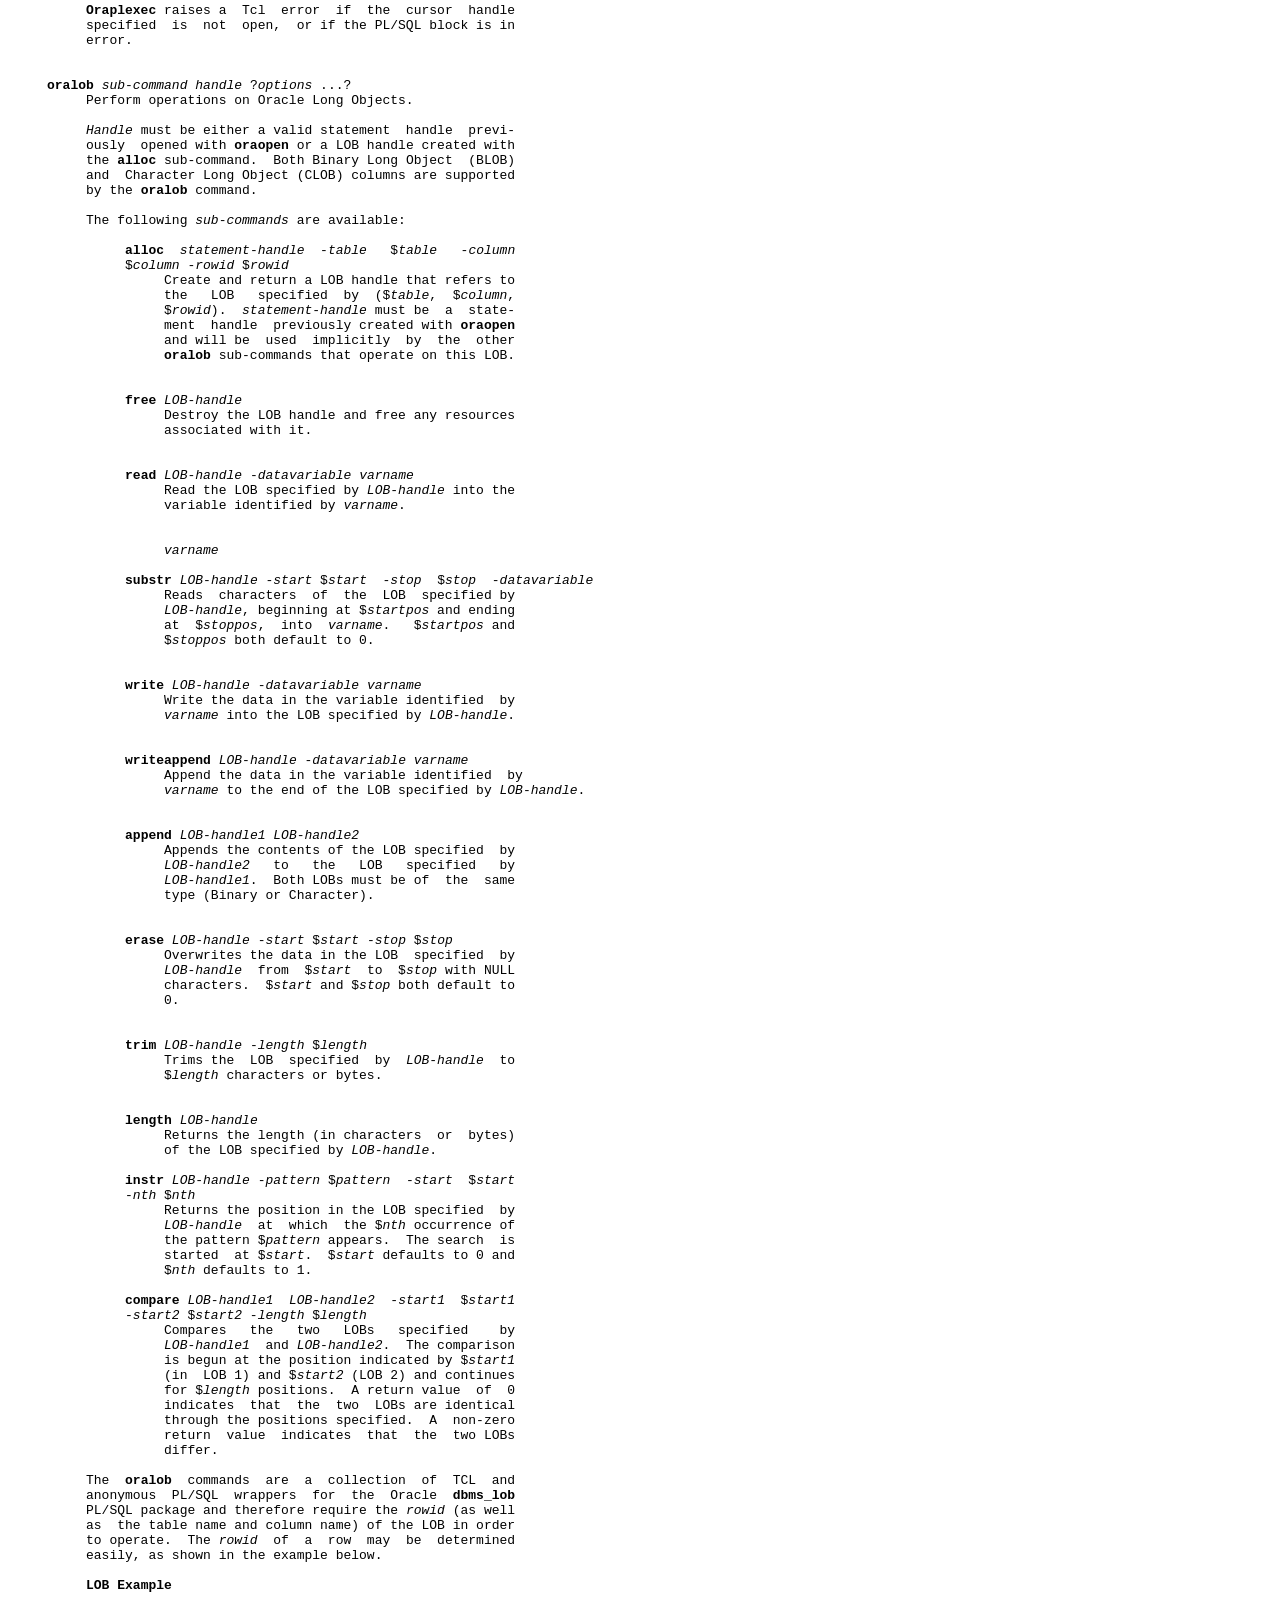
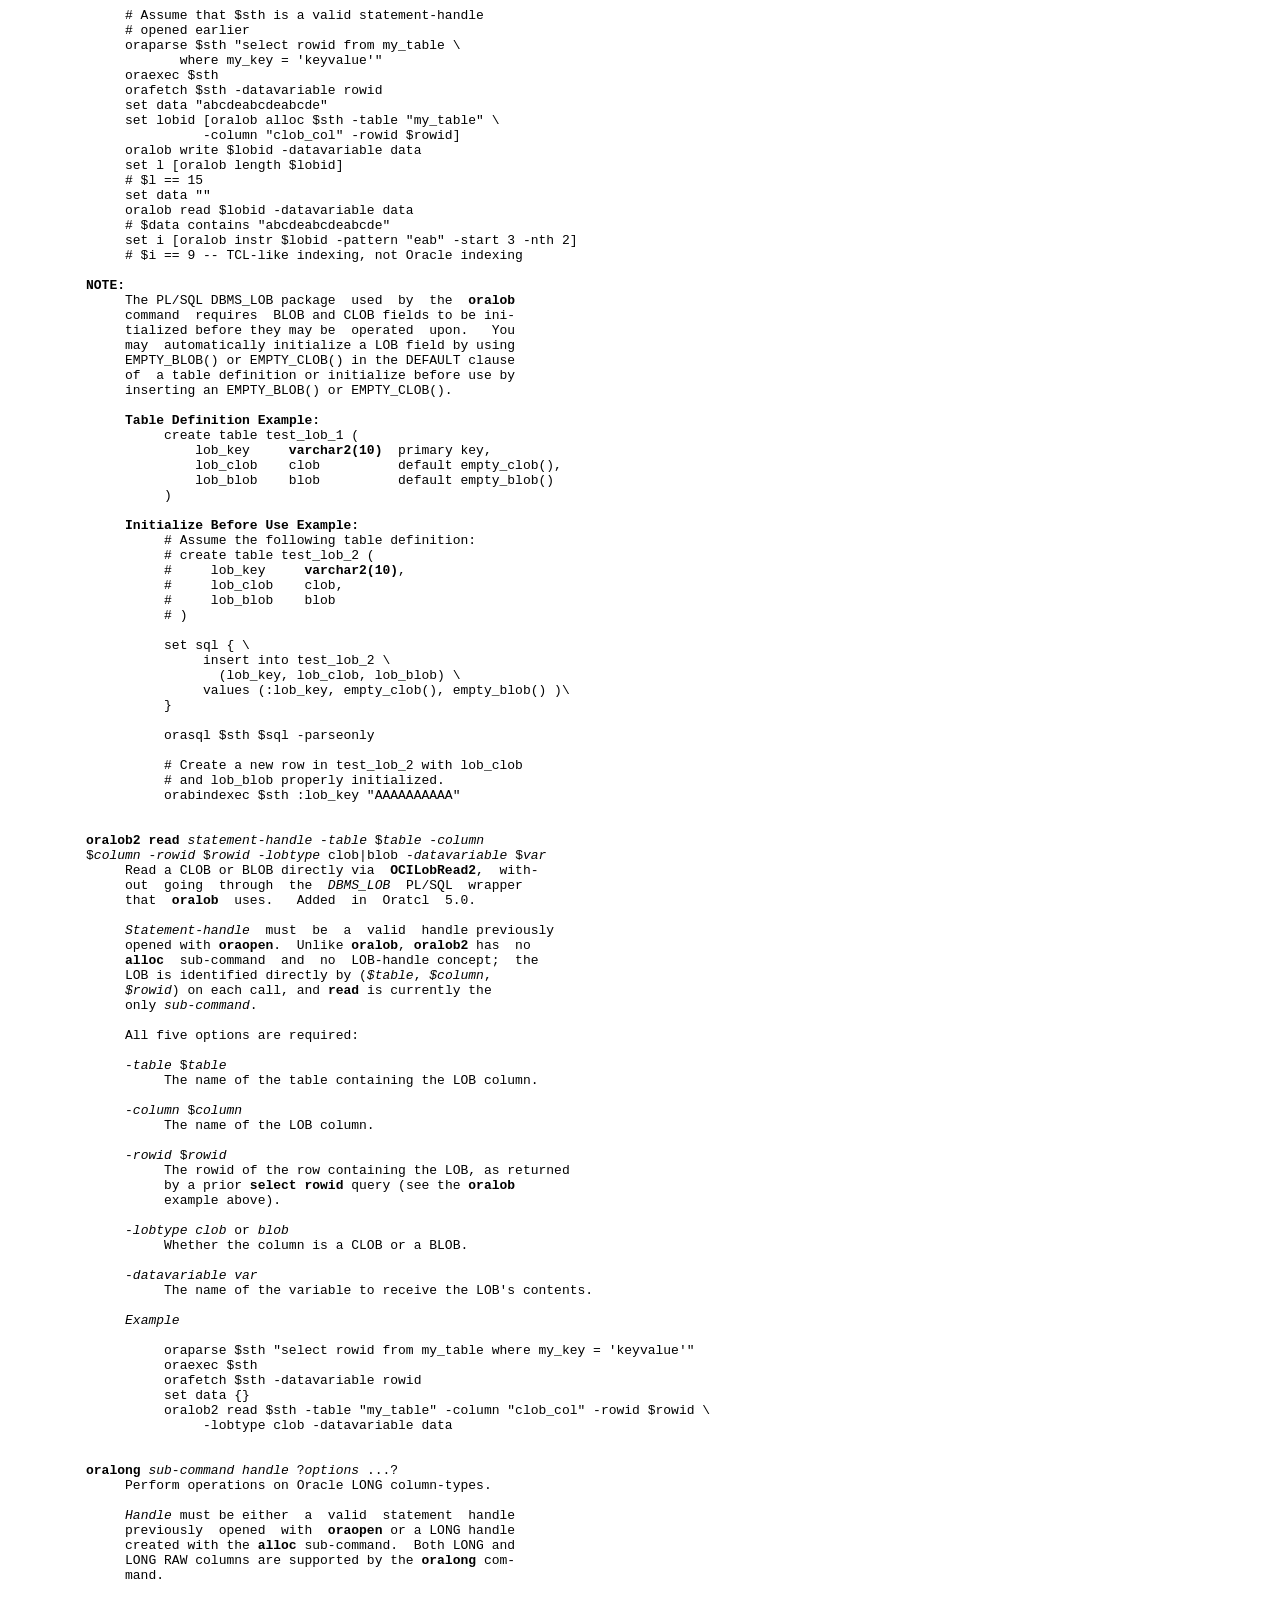
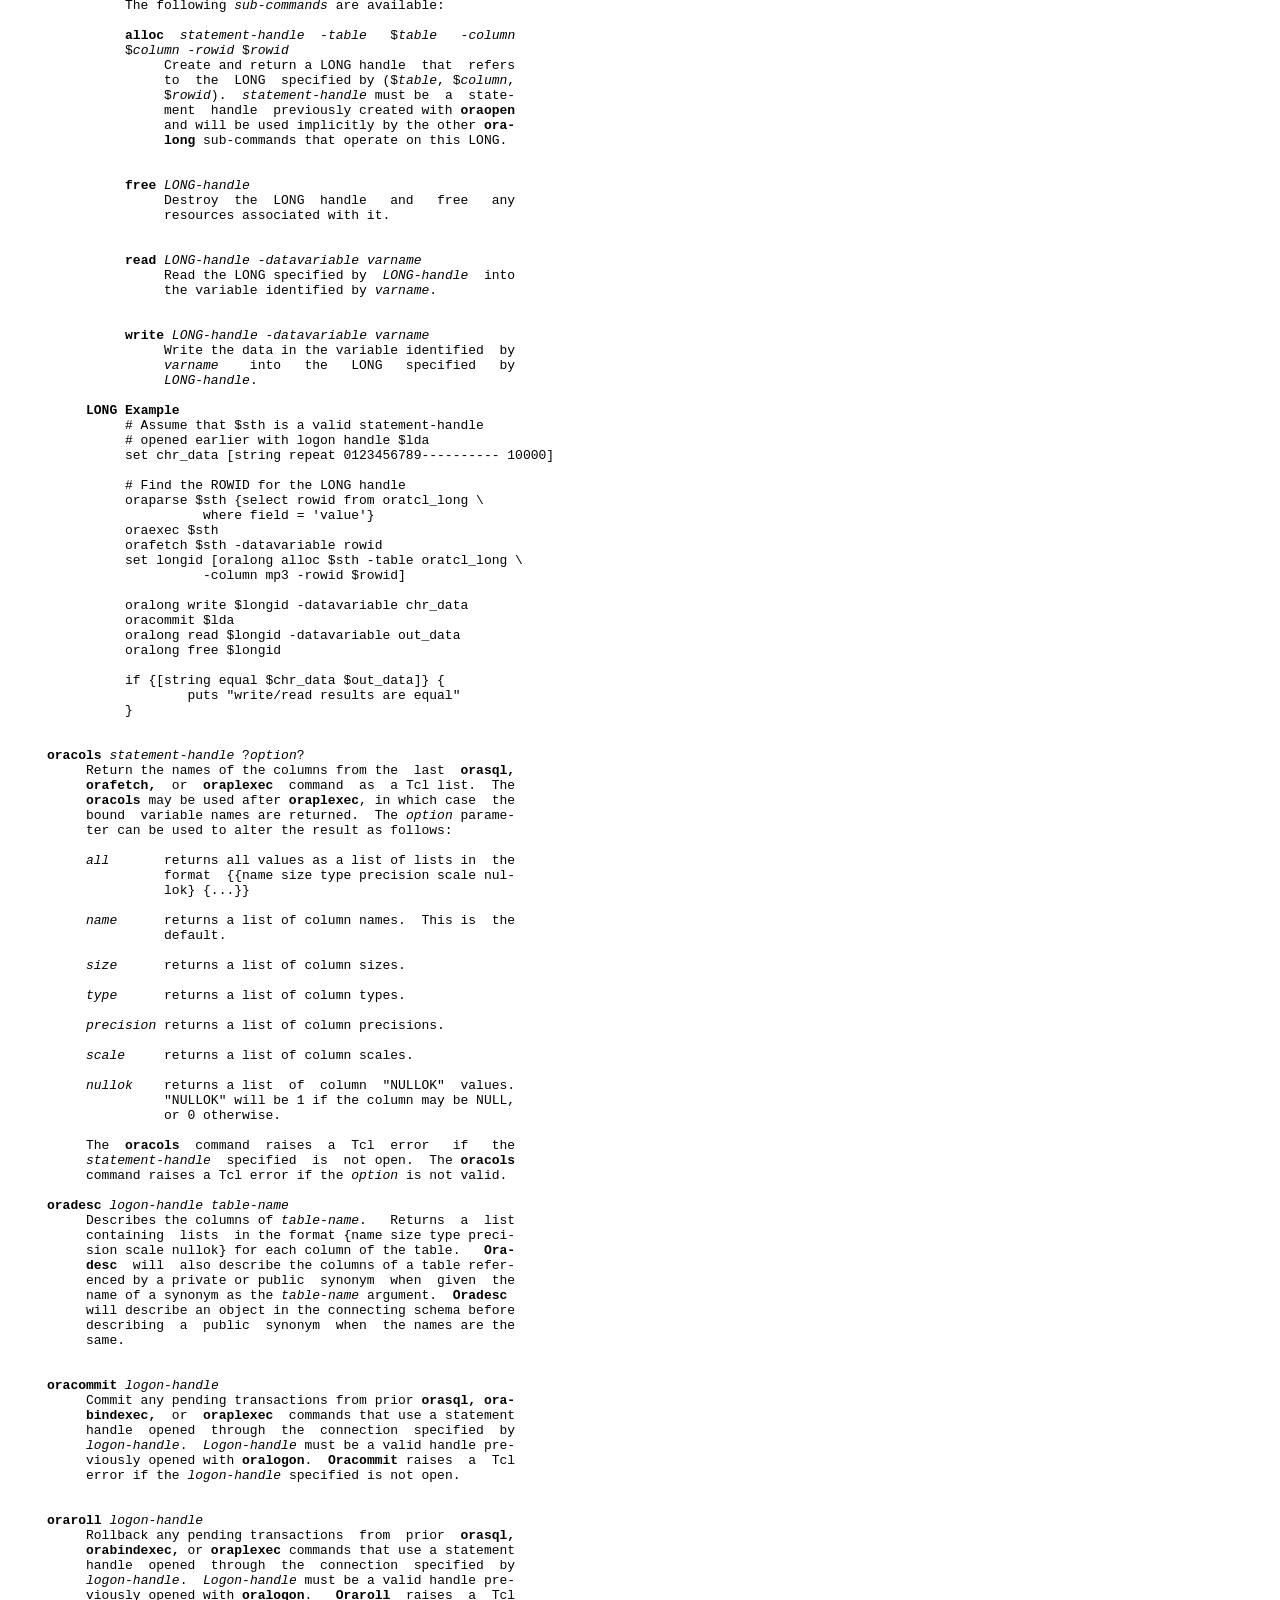
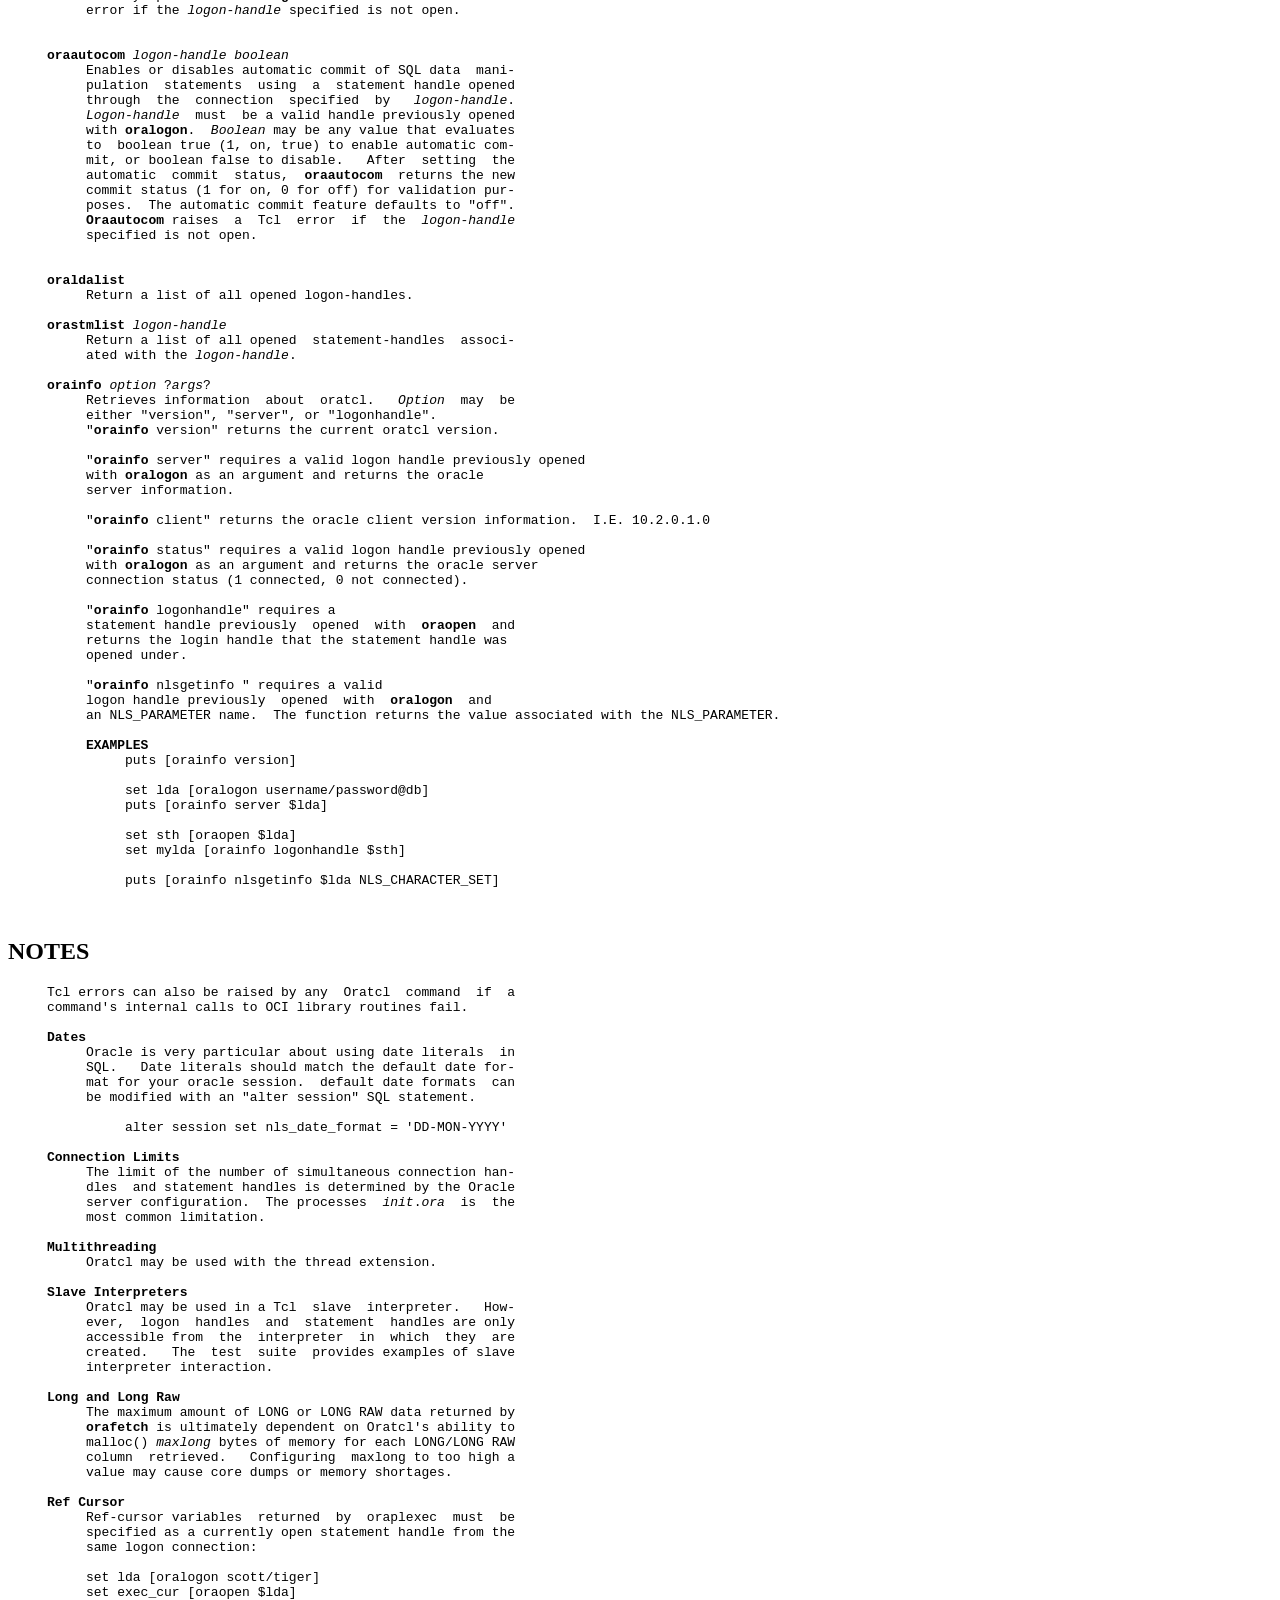
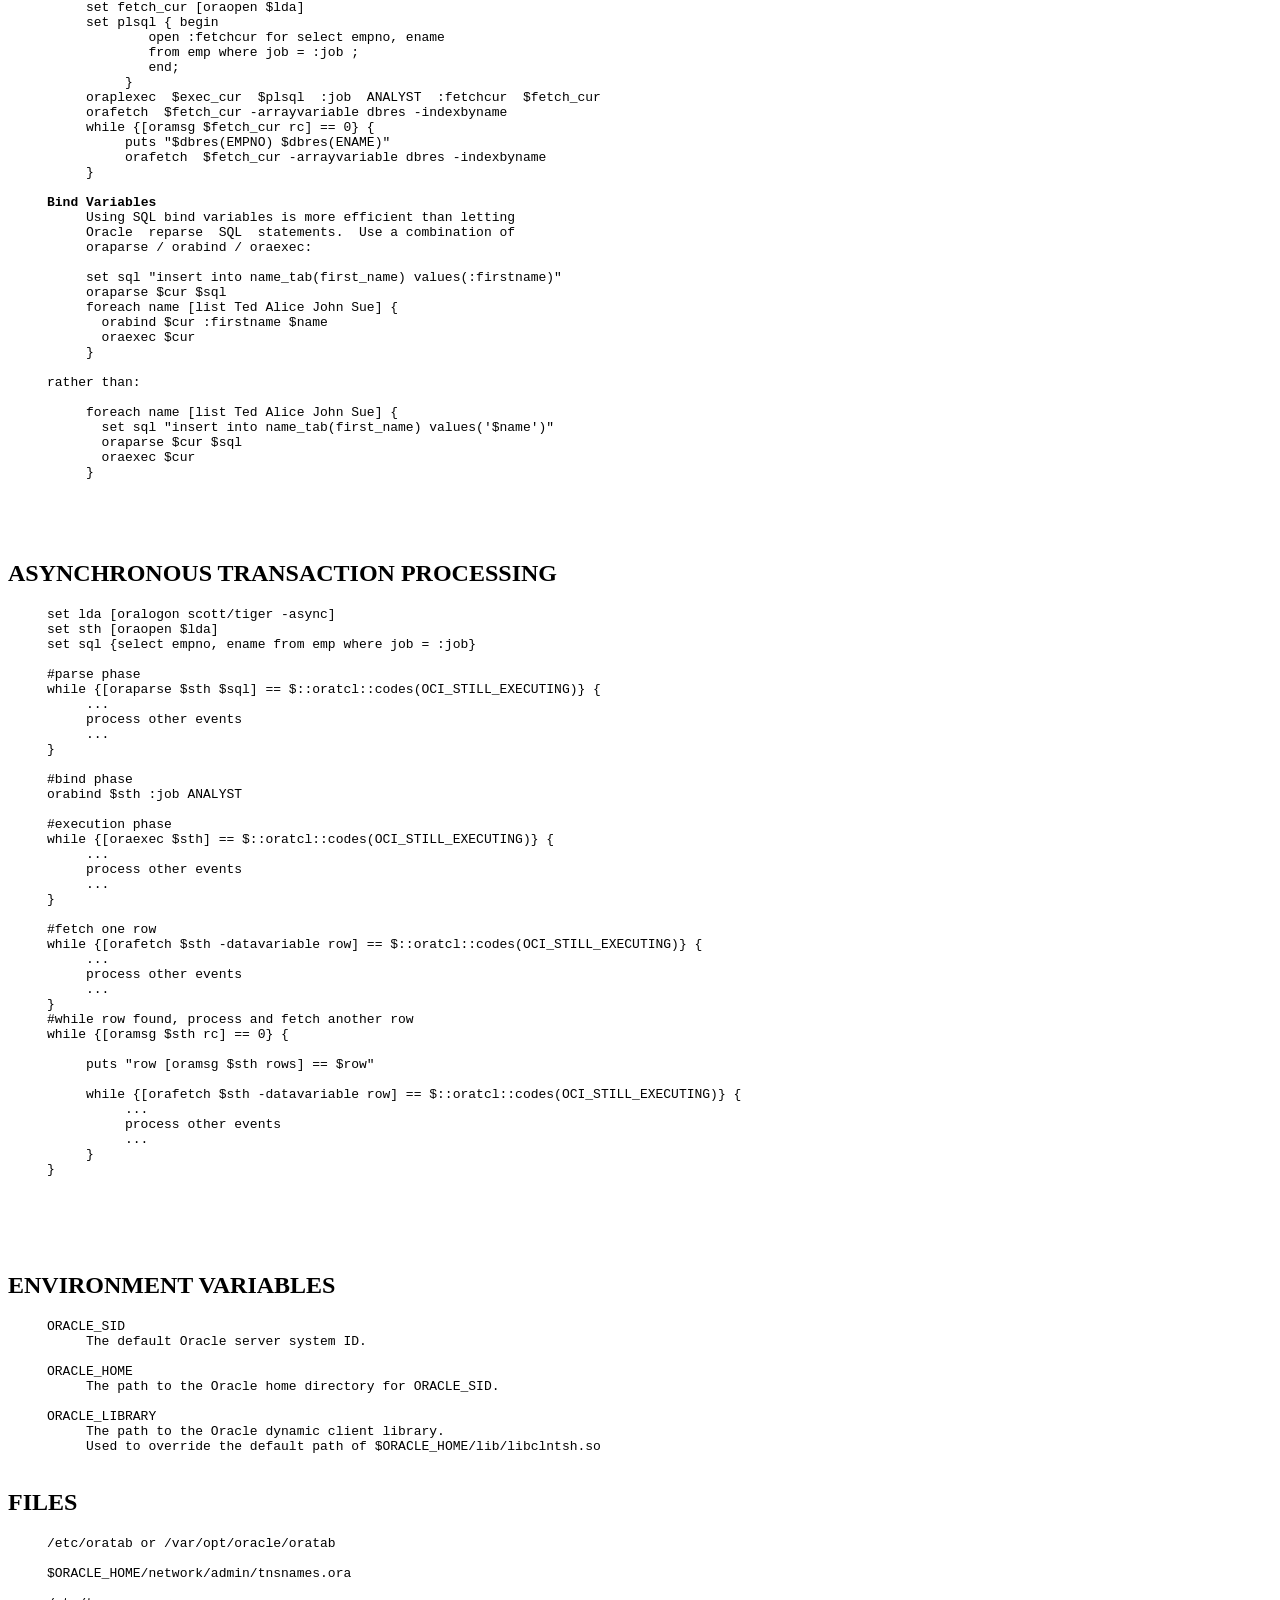
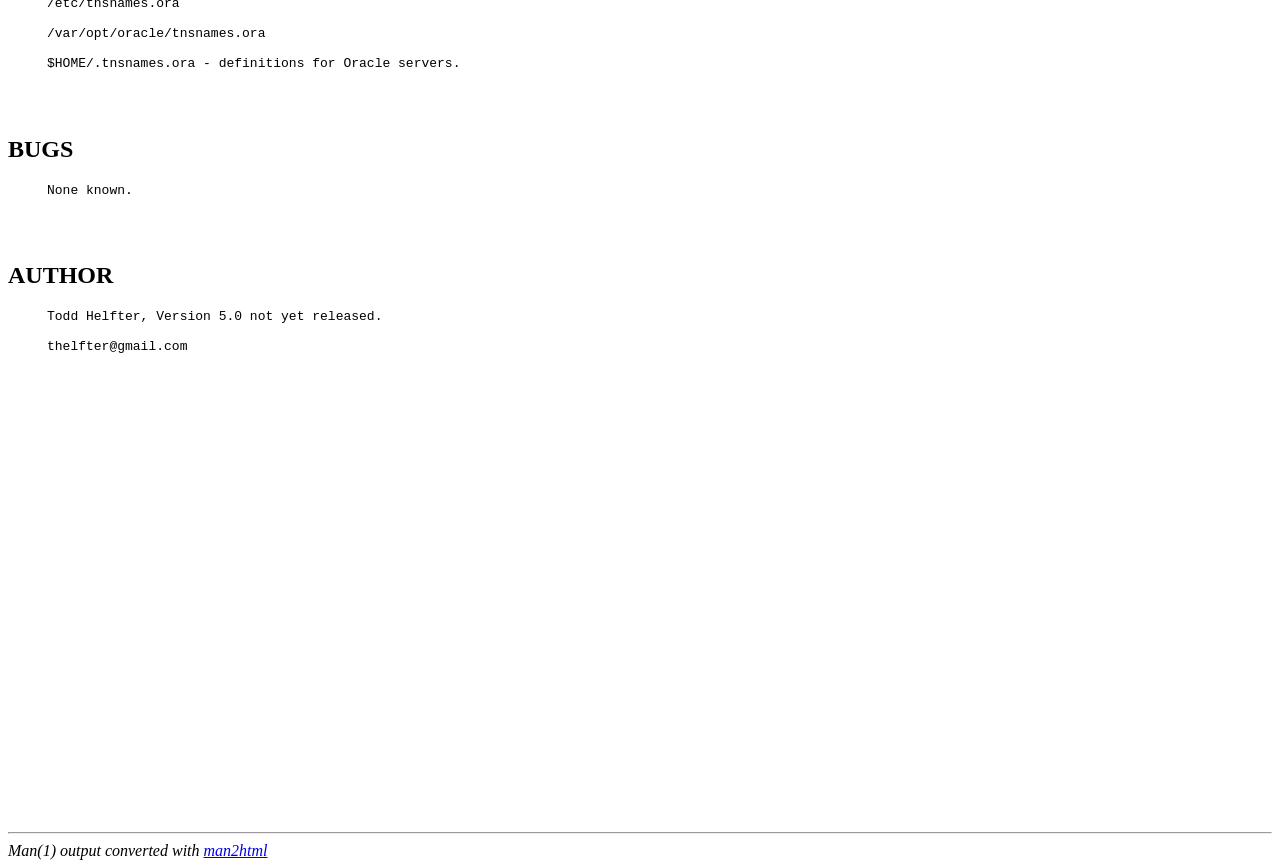
<file: doc/oratcl.html>
<HTML>
<BODY>
<PRE>
<!-- Manpage converted by man2html 3.0.1 -->

</PRE>
<H2>NAME</H2><PRE>
     Oratcl - Oracle Database Server access commands for Tcl



</PRE>
<H2>INTRODUCTION</H2><PRE>
     Oratcl is an extension to the Tcl language designed to  pro-
     vide  access to an Oracle Database Server.  Each Oratcl com-
     mand generally invokes several Oracle Call  Interface  (OCI)
     library functions.  Programmers using Oratcl should be fami-
     liar with basic  concepts  of  OCI  programming.   Oratcl is
     loaded  into  the  Tcl interpreter with the tcl <B>package</B> com-
     mand.

          <B>Example</B>

               package require Oratcl
               package require -exact Oratcl 5.0


</PRE>
<H2>ORATCL COMMANDS</H2><PRE>
     <B>oralogon</B> <I>connect</I>-<I>str</I> ?-<I>async</I>? ?-<I>failovercallback procname</I>?
          Connect to an Oracle  server  using  <I>connect</I>-<I>str</I>.   The
          connect string should be a valid Oracle connect string,
          in the form:

               <I>name</I>/<I>password</I>
               <I>name</I>/<I>password</I>@<I>n</I>:<I>dbname</I>

          If using  system  authentication,  the  connect  string
          should be in the form:

               /
               /@<I>dbname</I>

          If connecting as SYSOPER or SYSDBA, the connect string
          should be in the form:

               <I>sysdba</I>
               <I>sysoper</I>

          A logon handle is returned and should be used  for  all
          other   Oratcl  commands  using  this  connection  that
          require a logon handle.  Multiple  connections  to  the
          same or different servers are allowed.  <B>Oralogon</B> raises
          a Tcl error if the connection is not made for any  rea-
          son  (login or password incorrect, network unavailable,
          etc.).  If the connect string does not include a  data-
          base  specification,  a  connection will be established
          with the server specified in the  environment  variable
          ORACLE_SID.

          The optional -<I>async</I> argument specifies  that  all  com-
          mands  allowing  asynchronous  (nonblocking)  operation
          will do  so.   The  commands  affected  are:  <B>oraparse</B>,
          <B>oraexec</B>, <B>orafetch</B> and those that make use of these such
          as <B>orasql</B>, <B>orabindexec</B> and <B>oraplexec</B>.   These  commands
          will  immediately  return a code of OCI_STILL_EXECUTING
          which is equal to the numeric value of  -3123.   Repeat
          calls  to these commands with the same arguments until
          a return value of OCI_SUCCESS, a 0, is  returned.   See
          the section below on ASYNCHRONOUS TRANSACTION HANDLING.

          The optional -<I>failovercallback procname</I> arguments
          provide  a  TAF  failover functionality to Oratcl.  The
          given  procname  is  invoked  on a TAF failover.  It is
          often  used  to  re-execute  "alter session" statements
          after the automatic reconnect to another RAC node.

     <B>oralogoff</B> <I>logon</I>-<I>handle</I>
          Logoff from the  Oracle  server  connection  associated
          with  <I>logon</I>-<I>handle</I>. <I>Logon</I>-<I>handle</I> must be a valid handle
          previously opened with <B>oralogon</B>.   <B>Oralogoff</B>  raises  a
          Tcl  error  if  the logon handle specified is not open.
          <B>Oralogoff</B> closes any open statement handles opened with
          <I>logon</I>-<I>handle</I>.   <B>Oralogoff</B>  returns the return code from
          OCISessionEnd().


     <B>oraopen</B> <I>logon</I>-<I>handle</I>
          Open a statement handle to the server.  <B>Oraopen</B> returns
          a  handle to be used on subsequent Oratcl commands that
          require a statement handle.   <I>Logon</I>-<I>handle</I>  must  be  a
          valid handle previously opened with <B>oralogon</B>.  Multiple
          statement handles can be opened  through  the  same  or
          different logon handles.  <B>Oraopen</B> raises a Tcl error if
          the logon handle specified is not open.


     <B>oraconfig</B> <I>statement</I>-<I>handle</I> ?<I>name</I> ?<I>value</I>??
          Configure a <I>statement</I>-<I>handle</I> or retrieve  configuration
          information  about a <I>statement</I>-<I>handle</I>.  If no arguments
          are provided, <B>oraconfig</B> returns a  list  of  <I>name</I>-<I>value</I>
          pairs.   If <I>name</I> is provided, the associated <I>value</I> will
          be returned.  If both  <I>name</I>  and  <I>value</I>  are  provided,
          <B>oraconfig</B>   will   configure  the  <I>statement</I>-<I>handle</I>  as
          directed.  For numeric <I>value</I>s, a  <I>value</I>  less  than  or
          equal  to  zero or greater than the stated maximum will
          cause <B>Oratcl</B> to raise a TCL error.  <I>Name</I> may be one  of
          the following:

          <I>longsize</I>  Sets or returns the maximum amount of LONG or
                    LONG  RAW  data  returned  by  <B>orafetch</B>.  The
                    default is 40960 bytes  and  the  maximum  is
                    2147483647 bytes.

          <I>bindsize</I>  Sets or returns the size of the  buffer  used
                    for  storing  bind  variable values.  This is
                    used in <B>orabindexec</B> and  <B>oraplexec</B>  to  allow
                    the  buffer to be reused on subsequent calls.
                    The default is 2000 bytes and the maximum  is
                    4000 bytes.

          <I>nullvalue</I> Sets or returns the NULL value  behavior.   A
                    <I>value</I> of "default" causes <B>orafetch</B> to substi-
                    tute zeros for NULLs in numeric  columns  and
                    null  strings  "{}"  for  NULLs  in character
                    columns.  Any other <I>value</I> causes  that  <I>value</I>
                    to  be  returned  as  a string for all NULLs.
                    The default is "default".

          <I>fetchrows</I> Sets or  returns  the  number  of  rows  pre-
                    fetched  by  <B>orafetch</B>.  <B>Orafetch</B>  attempts to
                    fetch <I>fetchrows</I> rows from the  Oracle  server
                    at  once  and  then returns single rows until
                    the cache is exhausted  and  another  set  of
                    rows  is retrieved.  Setting the <I>fetchrows</I> to
                    larger numbers for queries that  return  many
                    rows may dramatically decrease the time spent
                    fetching the rows.  Changes to <I>fetchrows</I> only
                    affects     subsequent    <B>orasql</B>    commands.
                    <I>Fetchrows</I> defaults to 10 rows and the maximum
                    is dependent upon available memory.

          <I>lobpsize</I>  Sets or returns the amount  of  of  data  (in
                    characters)   used  in  piecewise  reads  and
                    writes to LOB types in  the  <B>oralob</B>  command.
                    <I>Lobpsize</I>  defaults  to  10,000 characters and
                    the maximum is 15,000 characters.

          <I>longpsize</I> Sets or returns the amount  of  of  data  (in
                    characters)   used  in  piecewise  reads  and
                    writes to LONG types in the <B>oralong</B>  command.
                    <I>Longpsize</I>  defaults  to 50,000 characters and
                    the maximum is 2,147,483,648 characters.

          <I>utfmode</I>   Sets or returns the UTF translation behavior.
                    Setting  this  value  to  true causes <I>orasql</I>,
                    <I>orabindexec</I>, <I>oraplexec</I>, <I>orafetch</I>, <I>oralong</I> and
                    <I>oralob</I>  to  perform UTF translation on values
                    written to and read from  the  database  with
                    the  system  encoding.  It is not recommended
                    that this function be enabled when reading or
                    writing  long  raw type values with <I>oralong</I>.
                    The default is false.

          <I>numbsize</I>  Sets or returns the amount  of  of  data  (in
                    characters)   used to represent a number column. 
                    <I>Numbsize</I> defaults to 40 characters and the maximum
                    is 4000 characters.

          <I>datesize</I>  Sets or returns the amount  of  of  data  (in
                    characters)   used to represent a date column. 
                    <I>Datesize</I> defaults to 75 characters and the maximum
                    is 7500 characters.

     <B>oraclose</B> <I>statement</I>-<I>handle</I>
          Closes the  cursor  associated  with  <I>statement</I>-<I>handle</I>.
          <B>Oraclose</B>  raises  a  Tcl  error if the <I>statement</I>-<I>handle</I>
          specified is not open.


     <B>oramsg</B> <I>handle</I> <I>option</I>

          <I>all</I>       returns all values as a list  in  the  format
                    {rc error rows peo ocicode sqltype}

          <I>rc</I>        returns the  result  code  of  the  last  OCI
                    library  function  called by Oratcl with this
                    handle.  This code is a  numeric  value  that
                    often  corresponds  to  an Oracle error code.
                    Refer to the Oracle Error Messages and  Codes
                    manual  for more detailed information.  Typi-
                    cal values are:

                        0 - Function completed normally
                     1403 - End of data in <B>orafetch</B> command
                     1406 - Fetched column was truncated.
                    -3123 - Asynchronous command still processing

          <I>error</I>     returns the message text associated with  the
                    return code.

          <I>rows</I>      returns the number of  rows  affected  by  an
                    <I>insert</I>,  <I>update</I>, <I>delete</I> statement by <B>oraexec</B>,
                    or the number of  rows  fetched  to  date  by
                    <B>orafetch</B>.

          <I>peo</I>       returns the  parse  error  offset,  an  index
                    position  in  an  SQL  string  that failed to
                    parse due to a syntax error.

          <I>ocicode</I>   returns the OCI code of the last OCI function
                    called  by  Oratcl.   See  the OCI manual for
                    descriptions.

          <I>sqltype</I>   returns a code set  by  last  SQL  or  PL/SQL
                    parsed with <B>oraparse</B>.  Valid values are:

                    1 == SELECT  corresponds to OCI_STMT_SELECT
                    2 == UPDATE  corresponds to OCI_STMT_UPDATE
                    3 == DELETE  corresponds to OCI_STMT_DELETE
                    4 == INSERT  corresponds to OCI_STMT_INSERT
                    5 == CREATE  corresponds to OCI_STMT_CREATE
                    6 == DROP    corresponds to OCI_STMT_DROP
                    7 == ALTER   corresponds to OCI_STMT_ALTER
                    8 == BEGIN   corresponds to OCI_STMT_BEGIN
                    9 == DECLARE corresponds to OCI_STMT_DECLARE

          <I>arraydml_errors</I>   returns a list of errors that occurred
	  during an array dml operation. Each element of the list
	  will  contain  the  row the error  occurred on,  the sql
	  error code, and the sql error tesxt.

          <B>Oramsg</B> raises a Tcl  error  if  the  <I>handle</I>  cannot  be
          located  in  the set of open statement-handles and con-
          nected logon-handle.


     <B>oraparse</B> <I>statement</I>-<I>handle</I> <I>statement</I>-<I>text</I>
          Parse the statement <I>statment</I>-<I>text</I> on the Oracle server.
          <I>Statement</I>-<I>handle</I>  must  be  a  valid  handle previously
          opened with <B>oraopen</B>.  <I>Statement</I>-<I>text</I> can  be  either  a
          SQL  or anonymous PL/SQL statement.  the <I>Statement</I>-<I>text</I>
          may contain bind variables that begin with a colon ':'.

          <B>Oraparse</B> will return the numeric  return  code  "0"  on
          successful  parsing  of  the   <I>statement</I>-<I>text</I>,  and the
          error code returned by Oracle when parsing fails.  <B>Ora-</B>
          <B>parse</B> raises a Tcl error if the <I>statement</I>-<I>handle</I> speci-
          fied is not open, or if the <I>statment</I>-<I>text</I> is  syntacti-
          cally incorrect.


     <B>orabind</B> <I>statement</I>-<I>handle</I> ?<I>-arraydml</I>? ?:<I>varname</I> <I>value</I> ...?
          Bind values SQL variables in a  previously  parsed  SQL
          statement. <I>Statement</I>-<I>handle</I> must be a valid handle pre-
          viously opened with <B>oraopen</B>.  An SQL or  PL/SQL  state-
          ment must have previously been parsed by executing <B>ora-</B>
          <B>parse</B>.  <B>Orabind</B> may be executed repeatedly on a  previ-
          ously parsed statement.  Binding should only be done in
          conjunction with sql types (1-4) select, insert,  update,
          delete  and  with  the  PL/SQL  types  (8-9)  begin and
          declare type statements.

          Optional :<I>varname</I> <I>value</I> pairs  allow  substitutions  on
          SQL  bind  variables.   As  many  :varname  value pairs
          should be specified as there are defined in the  previ-
          ously  parsed SQL statement.  Varnames must be prefixed
          by a colon ":".  It is not an  error  to  call  <B>orabind</B>
          without  any  :<I>varname</I> <I>value</I> pairs, but no binding will
          occur.

	  When  using  the <I>-arraydml</I>  option,  each value  should
 	  contain  a  list  of values.  Each :varname  value pair
	  should have the same number of elements in their lists.
	  The <B>orabind</B> command will raise an error if they are not.
	  The  <I>-arraydml</I>  option can only be used for updates and
	  inserts.

          <B>Orabind</B> will return "0" when bindings  are  successful;
          "1003"  if a previous SQL has not been parsed with <B>ora-</B>
          <B>parse</B>; "1008" if not all SQL bind variables  have  been
          specified.   Refer to Oracle error numbers and messages
          for other possible values.

          <B>Orabind</B> raises a  Tcl  error  if  the  <I>statement</I>-<I>handle</I>
          specified has not b


     <B>oraexec</B> <I>statement</I>-<I>handle</I> ?-<I>commit</I>?
          Execute a previously parsed and  optionally  bound  SQL
          statement. <I>Statement</I>-<I>handle</I> must be a valid handle pre-
          viously opened with <B>oraopen</B>.   An  SQL  statement  must
          have  previously  been  parsed  by  executing <B>oraparse</B>.
          <B>Orabind</B> and <B>oraexec</B> commands may be  repeatedly  issued
          after a statement is parsed.

          The optional -<I>commit</I> argument specifies  the  that  SQL
          will be committed upon successful execution.


     <B>orafetch</B> <I>statement</I>-<I>handle</I> ?options ...?
          Retrieve data from the database as specified  by  prior
          <B>oraparse</B>,   <B>orabind</B>,  <B>oraxec</B>  calls.   All  values  are
          converted to character strings except ref_cursors which
          will  be represented in the datavariable list as a null
          string. <B>Orafetch</B> returns the code from the  OCIStmtExe-
          cute()  library  function.  Likely values include 0 for
          success, 1403 for no more data, and -3123 for asynchro-
          nous still executing.

          -<I>datavariable</I>   Specifies the variable to be set with a
                          list   containing   the   row  of  data
                          fetched. The list returned in the data-
                          variable   by   <B>orafetch</B>  contains  the
                          values of the selected columns  in  the
                          order specified by <I>select</I>.

          -<I>dataarray</I>      Specifies the array in which the  indi-
                          vidual  columns of data fetched will be
                          set.

          -<I>indexbyname</I>    When  combined  with  the   -<I>dataarray</I>
                          option,  <B>orafetch</B>  will  use the column
                          names  from  the  query  as  the  index
                          (hash) values of the array.

          -<I>indexbynumber</I>  When  combinded  with  the   -<I>dataarray</I>
                          option,  <B>orafetch</B>  will  use the column
                          position number from the  query  as  the
                          index (hash) values of the array.

          -<I>command</I>        Specifies  a  script   to   eval   when
                          <B>orafetch</B> retrieves a row of data.  This
                          script may reference the  variable  and
                          array specified by other options.

          <B>Orafetch</B> raises a Tcl  error  if  the  <I>statement</I>-<I>handle</I>
          specified  is  not  open,  or  if  an unknown option is
          specified.


     <B>orasql</B> <I>statement</I>-<I>handle</I> <I>sql</I>-<I>statement</I> ?-<I>parseonly</I>? ?-<I>commit</I>?
          Execute the SQL statement <I>sql</I>-<I>statement</I> on  the  Oracle
          server.  <I>Statement</I>-<I>handle</I> must be a valid handle previ-
          ously opened with  <B>oraopen</B>.   <B>Orasql</B>  will  return  the
          numeric  return code "0" on successful execution of the
          <I>sql</I>-<I>statement</I>.

          The optional -<I>parseonly</I> argument causes <B>orasql</B> to parse
          but  not  execute the SQL statement.  The SQL statement
          may contain bind variables  that  begin  with  a  colon
          (':').   The  statement  may  then be executed with the
          <B>orabindexec</B> command, allowing bind variables to be sub-
          stituted  with  values.   Bind variables should only be
          used for SQL  statements  <B>select,</B>  <B>insert,</B>  <B>update,</B>  or
          <B>delete</B>.

          The optional -<I>commit</I> argument specifies  the  that  SQL
          will be committed upon successful execution.

          <B>Orasql</B> raises a  Tcl  error  if  the  statement  handle
          specified  is not open, or if the SQL statement is syn-
          tactically incorrect.

          Table inserts made with orasql should follow conversion
          rules in the Oracle SQL Reference manual.


     <B>orabindexec</B> <I>statement</I>-<I>handle</I> ?-<I>commit</I>? ?:<I>varname</I> <I>value</I> ...?
          Execute a previously parsed SQL  statement,  optionally
          binding  values to SQL variables. <I>Statement</I>-<I>handle</I> must
          be a valid handle previously opened with  <B>oraopen</B>.   An
          SQL  statement must have previously been parsed by exe-
          cuting <B>oraparse</B> or <B>orasql</B> with the  -<I>parseonly</I>  option.
          <B>Orabindexec</B>  may  be repeatedly executed after a state-
          ment is parsed with bind variables substituted on  each
          execution.   <B>Orabindexec</B>  does  not re-parse SQL state-
          ments before execution.

          The optional -<I>commit</I> argument specifies  that the  SQL
          will commit upon successful execution.

          Optional :<I>varname</I> <I>value</I> pairs  allow  substitutions  on
          SQL  bind variables before execution.  As many :varname
          value pairs should be specified as there are defined in
          the  previously parsed SQL statement.  Varnames must be
          prefixed by a colon ":".

          <B>Orabindexec</B> will return "0" when the  SQL  is  executed
          successfully;  "1003"  if  a  previous SQL has not been
          parsed with orasql; "1008" if not all  SQL  bind  vari-
          ables  have  been  specified.   Refer  to  Oracle error
          numbers and messages for other possible values.


     <B>oraplexec</B> <I>statement</I>-<I>handle</I> <I>pl</I>-<I>block</I> ?:<I>varname</I> <I>value</I> ...?
          Execute  an  anonymous  PL  block,  optionally  binding
          values to PL/SQL variables.

          <I>Statement</I>-<I>handle</I> must  be  a  valid  handle  previously
          opened with <B>oraopen</B>.  <I>Pl</I>-<I>block</I> may either be a complete
          PL/SQL procedure or a call to a stored procedure  coded
          as  an anonymous PL/SQL block.  Optional :<I>varname</I> <I>value</I>
          pairs may follow the pl-block.  Varnames must  be  pre-
          fixed  by  a colon ":", and match the subtsitution bind
          names used in the procedure.  Any :varname that is  not
          matched with a value is ignored.  If a :varname is used
          for output, the value should be coded as a  null  list,
          {}.

          Ref-cursor variables may  be  returned  from  a  PL/SQL
          block by specifying an open <I>statement</I>-<I>handle</I> as the bind
          value for a :varname bind  variable.  The  handle  must
          have  previously  been opened by <B>oraopen</B> using the same
          <I>logon</I>-<I>handle</I> as the cursor used  to  execute  the  <B>ora-</B>
          <B>plexec</B>  command.  After <B>oraplexec</B> completes, the handle
          may be used to fetch result  rows  by  using  orafetch;
          column information is available by using <B>oracols</B>.

          <B>Oraplexec</B> will return "0" when  executed  successfully;
          Use the command <B>orafetch</B> to retrieve the bind results.

          <B>Oraplexec</B> raises a  Tcl  error  if  the  cursor  handle
          specified  is  not  open,  or if the PL/SQL block is in
          error.


     <B>oralob</B> <I>sub</I>-<I>command</I> <I>handle</I> ?<I>options</I> ...?
          Perform operations on Oracle Long Objects.

          <I>Handle</I> must be either a valid statement  handle  previ-
          ously  opened with <B>oraopen</B> or a LOB handle created with
          the <B>alloc</B> sub-command.  Both Binary Long Object  (BLOB)
          and  Character Long Object (CLOB) columns are supported
          by the <B>oralob</B> command.

          The following <I>sub</I>-<I>commands</I> are available:

               <B>alloc</B>  <I>statement</I>-<I>handle</I>  -<I>table</I>   $<I>table</I>   -<I>column</I>
               $<I>column</I> -<I>rowid</I> $<I>rowid</I>
                    Create and return a LOB handle that refers to
                    the   LOB   specified  by  ($<I>table</I>,  $<I>column</I>,
                    $<I>rowid</I>).  <I>statement</I>-<I>handle</I> must be  a  state-
                    ment  handle  previously created with <B>oraopen</B>
                    and will be  used  implicitly  by  the  other
                    <B>oralob</B> sub-commands that operate on this LOB.


               <B>free</B> <I>LOB</I>-<I>handle</I>
                    Destroy the LOB handle and free any resources
                    associated with it.


               <B>read</B> <I>LOB</I>-<I>handle</I> -<I>datavariable</I> <I>varname</I>
                    Read the LOB specified by <I>LOB</I>-<I>handle</I> into the
                    variable identified by <I>varname</I>.


                    <I>varname</I>

               <B>substr</B> <I>LOB</I>-<I>handle</I> -<I>start</I> $<I>start</I>  -<I>stop</I>  $<I>stop</I>  -<I>datavariable</I>
                    Reads  characters  of  the  LOB  specified by
                    <I>LOB</I>-<I>handle</I>, beginning at $<I>startpos</I> and ending
                    at  $<I>stoppos</I>,  into  <I>varname</I>.   $<I>startpos</I> and
                    $<I>stoppos</I> both default to 0.


               <B>write</B> <I>LOB</I>-<I>handle</I> -<I>datavariable</I> <I>varname</I>
                    Write the data in the variable identified  by
                    <I>varname</I> into the LOB specified by <I>LOB</I>-<I>handle</I>.


               <B>writeappend</B> <I>LOB</I>-<I>handle</I> -<I>datavariable</I> <I>varname</I>
                    Append the data in the variable identified  by
                    <I>varname</I> to the end of the LOB specified by <I>LOB</I>-<I>handle</I>.


               <B>append</B> <I>LOB</I>-<I>handle1</I> <I>LOB</I>-<I>handle2</I>
                    Appends the contents of the LOB specified  by
                    <I>LOB</I>-<I>handle2</I>   to   the   LOB   specified   by
                    <I>LOB</I>-<I>handle1</I>.  Both LOBs must be of  the  same
                    type (Binary or Character).


               <B>erase</B> <I>LOB</I>-<I>handle</I> -<I>start</I> $<I>start</I> -<I>stop</I> $<I>stop</I>
                    Overwrites the data in the LOB  specified  by
                    <I>LOB</I>-<I>handle</I>  from  $<I>start</I>  to  $<I>stop</I> with NULL
                    characters.  $<I>start</I> and $<I>stop</I> both default to
                    0.


               <B>trim</B> <I>LOB</I>-<I>handle</I> -<I>length</I> $<I>length</I>
                    Trims the  LOB  specified  by  <I>LOB</I>-<I>handle</I>  to
                    $<I>length</I> characters or bytes.


               <B>length</B> <I>LOB</I>-<I>handle</I>
                    Returns the length (in characters  or  bytes)
                    of the LOB specified by <I>LOB</I>-<I>handle</I>.

               <B>instr</B> <I>LOB</I>-<I>handle</I> -<I>pattern</I> $<I>pattern</I>  -<I>start</I>  $<I>start</I>
               -<I>nth</I> $<I>nth</I>
                    Returns the position in the LOB specified  by
                    <I>LOB</I>-<I>handle</I>  at  which  the $<I>nth</I> occurrence of
                    the pattern $<I>pattern</I> appears.  The search  is
                    started  at $<I>start</I>.  $<I>start</I> defaults to 0 and
                    $<I>nth</I> defaults to 1.

               <B>compare</B> <I>LOB</I>-<I>handle1</I>  <I>LOB</I>-<I>handle2</I>  -<I>start1</I>  $<I>start1</I>
               -<I>start2</I> $<I>start2</I> -<I>length</I> $<I>length</I>
                    Compares   the   two   LOBs   specified    by
                    <I>LOB</I>-<I>handle1</I>  and <I>LOB</I>-<I>handle2</I>.  The comparison
                    is begun at the position indicated by $<I>start1</I>
                    (in  LOB 1) and $<I>start2</I> (LOB 2) and continues
                    for $<I>length</I> positions.  A return value  of  0
                    indicates  that  the  two  LOBs are identical
                    through the positions specified.  A  non-zero
                    return  value  indicates  that  the  two LOBs
                    differ.

          The  <B>oralob</B>  commands  are  a  collection  of  TCL  and
          anonymous  PL/SQL  wrappers  for  the  Oracle  <B>dbms_lob</B>
          PL/SQL package and therefore require the <I>rowid</I> (as well
          as  the table name and column name) of the LOB in order
          to operate.  The <I>rowid</I>  of  a  row  may  be  determined
          easily, as shown in the example below.

          <B>LOB</B> <B>Example</B>

               # Assume that $sth is a valid statement-handle
               # opened earlier
               oraparse $sth "select rowid from my_table \
                      where my_key = 'keyvalue'"
               oraexec $sth
               orafetch $sth -datavariable rowid
               set data "abcdeabcdeabcde"
               set lobid [oralob alloc $sth -table "my_table" \
                         -column "clob_col" -rowid $rowid]
               oralob write $lobid -datavariable data
               set l [oralob length $lobid]
               # $l == 15
               set data ""
               oralob read $lobid -datavariable data
               # $data contains "abcdeabcdeabcde"
               set i [oralob instr $lobid -pattern "eab" -start 3 -nth 2]
               # $i == 9 -- TCL-like indexing, not Oracle indexing

          <B>NOTE:</B>
               The PL/SQL DBMS_LOB package  used  by  the  <B>oralob</B>
               command  requires  BLOB and CLOB fields to be ini-
               tialized before they may be  operated  upon.   You
               may  automatically initialize a LOB field by using
               EMPTY_BLOB() or EMPTY_CLOB() in the DEFAULT clause
               of  a table definition or initialize before use by
               inserting an EMPTY_BLOB() or EMPTY_CLOB().

               <B>Table</B> <B>Definition</B> <B>Example:</B>
                    create table test_lob_1 (
                        lob_key     <B>varchar2(10)</B>  primary key,
                        lob_clob    clob          default empty_clob(),
                        lob_blob    blob          default empty_blob()
                    )

               <B>Initialize</B> <B>Before</B> <B>Use</B> <B>Example:</B>
                    # Assume the following table definition:
                    # create table test_lob_2 (
                    #     lob_key     <B>varchar2(10)</B>,
                    #     lob_clob    clob,
                    #     lob_blob    blob
                    # )

                    set sql { \
                         insert into test_lob_2 \
                           (lob_key, lob_clob, lob_blob) \
                         values (:lob_key, empty_clob(), empty_blob() )\
                    }

                    orasql $sth $sql -parseonly

                    # Create a new row in test_lob_2 with lob_clob
                    # and lob_blob properly initialized.
                    orabindexec $sth :lob_key "AAAAAAAAAA"


          <B>oralob2</B> <B>read</B> <I>statement</I>-<I>handle</I> -<I>table</I> $<I>table</I> -<I>column</I>
          $<I>column</I> -<I>rowid</I> $<I>rowid</I> -<I>lobtype</I> clob|blob -<I>datavariable</I> $<I>var</I>
               Read a CLOB or BLOB directly via  <B>OCILobRead2</B>,  with-
               out  going  through  the  <I>DBMS_LOB</I>  PL/SQL  wrapper
               that  <B>oralob</B>  uses.   Added  in  Oratcl  5.0.

               <I>Statement</I>-<I>handle</I>  must  be  a  valid  handle previously
               opened with <B>oraopen</B>.  Unlike <B>oralob</B>, <B>oralob2</B> has  no
               <B>alloc</B>  sub-command  and  no  LOB-handle concept;  the
               LOB is identified directly by (<I>$table</I>, <I>$column</I>,
               <I>$rowid</I>) on each call, and <B>read</B> is currently the
               only <I>sub</I>-<I>command</I>.

               All five options are required:

               -<I>table</I> $<I>table</I>
                    The name of the table containing the LOB column.

               -<I>column</I> $<I>column</I>
                    The name of the LOB column.

               -<I>rowid</I> $<I>rowid</I>
                    The rowid of the row containing the LOB, as returned
                    by a prior <B>select</B> <B>rowid</B> query (see the <B>oralob</B>
                    example above).

               -<I>lobtype</I> <I>clob</I> or <I>blob</I>
                    Whether the column is a CLOB or a BLOB.

               -<I>datavariable</I> <I>var</I>
                    The name of the variable to receive the LOB's contents.

               <I>Example</I>

                    oraparse $sth "select rowid from my_table where my_key = 'keyvalue'"
                    oraexec $sth
                    orafetch $sth -datavariable rowid
                    set data {}
                    oralob2 read $sth -table "my_table" -column "clob_col" -rowid $rowid \
                         -lobtype clob -datavariable data


          <B>oralong</B> <I>sub</I>-<I>command</I> <I>handle</I> ?<I>options</I> ...?
               Perform operations on Oracle LONG column-types.

               <I>Handle</I> must be either  a  valid  statement  handle
               previously  opened  with  <B>oraopen</B> or a LONG handle
               created with the <B>alloc</B> sub-command.  Both LONG and
               LONG RAW columns are supported by the <B>oralong</B> com-
               mand.

               The following <I>sub</I>-<I>commands</I> are available:

               <B>alloc</B>  <I>statement</I>-<I>handle</I>  -<I>table</I>   $<I>table</I>   -<I>column</I>
               $<I>column</I> -<I>rowid</I> $<I>rowid</I>
                    Create and return a LONG handle  that  refers
                    to  the  LONG  specified by ($<I>table</I>, $<I>column</I>,
                    $<I>rowid</I>).  <I>statement</I>-<I>handle</I> must be  a  state-
                    ment  handle  previously created with <B>oraopen</B>
                    and will be used implicitly by the other <B>ora-</B>
                    <B>long</B> sub-commands that operate on this LONG.


               <B>free</B> <I>LONG</I>-<I>handle</I>
                    Destroy  the  LONG  handle   and   free   any
                    resources associated with it.


               <B>read</B> <I>LONG</I>-<I>handle</I> -<I>datavariable</I> <I>varname</I>
                    Read the LONG specified by  <I>LONG</I>-<I>handle</I>  into
                    the variable identified by <I>varname</I>.


               <B>write</B> <I>LONG</I>-<I>handle</I> -<I>datavariable</I> <I>varname</I>
                    Write the data in the variable identified  by
                    <I>varname</I>    into   the   LONG   specified   by
                    <I>LONG</I>-<I>handle</I>.

          <B>LONG</B> <B>Example</B>
               # Assume that $sth is a valid statement-handle
               # opened earlier with logon handle $lda
               set chr_data [string repeat 0123456789---------- 10000]

               # Find the ROWID for the LONG handle
               oraparse $sth {select rowid from oratcl_long \
                         where field = 'value'}
               oraexec $sth
               orafetch $sth -datavariable rowid
               set longid [oralong alloc $sth -table oratcl_long \
                         -column mp3 -rowid $rowid]

               oralong write $longid -datavariable chr_data
               oracommit $lda
               oralong read $longid -datavariable out_data
               oralong free $longid

               if {[string equal $chr_data $out_data]} {
                       puts "write/read results are equal"
               }


     <B>oracols</B> <I>statement</I>-<I>handle</I> ?<I>option</I>?
          Return the names of the columns from the  last  <B>orasql,</B>
          <B>orafetch,</B>  or  <B>oraplexec</B>  command  as  a Tcl list.  The
          <B>oracols</B> may be used after <B>oraplexec</B>, in which case  the
          bound  variable names are returned.  The <I>option</I> parame-
          ter can be used to alter the result as follows:

          <I>all</I>       returns all values as a list of lists in  the
                    format  {{name size type precision scale nul-
                    lok} {...}}

          <I>name</I>      returns a list of column names.  This is  the
                    default.

          <I>size</I>      returns a list of column sizes.

          <I>type</I>      returns a list of column types.

          <I>precision</I> returns a list of column precisions.

          <I>scale</I>     returns a list of column scales.

          <I>nullok</I>    returns a list  of  column  "NULLOK"  values.
                    "NULLOK" will be 1 if the column may be NULL,
                    or 0 otherwise.

          The  <B>oracols</B>  command  raises  a  Tcl  error   if   the
          <I>statement</I>-<I>handle</I>  specified  is  not open.  The <B>oracols</B>
          command raises a Tcl error if the <I>option</I> is not valid.

     <B>oradesc</B> <I>logon</I>-<I>handle</I> <I>table</I>-<I>name</I>
          Describes the columns of <I>table</I>-<I>name</I>.   Returns  a  list
          containing  lists  in the format {name size type preci-
          sion scale nullok} for each column of the table.   <B>Ora-</B>
          <B>desc</B>  will  also describe the columns of a table refer-
          enced by a private or public  synonym  when  given  the
          name of a synonym as the <I>table</I>-<I>name</I> argument.  <B>Oradesc</B>
          will describe an object in the connecting schema before
          describing  a  public  synonym  when  the names are the
          same.


     <B>oracommit</B> <I>logon</I>-<I>handle</I>
          Commit any pending transactions from prior <B>orasql,</B> <B>ora-</B>
          <B>bindexec,</B>  or  <B>oraplexec</B>  commands that use a statement
          handle  opened  through  the  connection  specified  by
          <I>logon</I>-<I>handle</I>.  <I>Logon</I>-<I>handle</I> must be a valid handle pre-
          viously opened with <B>oralogon</B>.  <B>Oracommit</B> raises  a  Tcl
          error if the <I>logon</I>-<I>handle</I> specified is not open.


     <B>oraroll</B> <I>logon</I>-<I>handle</I>
          Rollback any pending transactions  from  prior  <B>orasql,</B>
          <B>orabindexec,</B> or <B>oraplexec</B> commands that use a statement
          handle  opened  through  the  connection  specified  by
          <I>logon</I>-<I>handle</I>.  <I>Logon</I>-<I>handle</I> must be a valid handle pre-
          viously opened with <B>oralogon</B>.   <B>Oraroll</B>  raises  a  Tcl
          error if the <I>logon</I>-<I>handle</I> specified is not open.


     <B>oraautocom</B> <I>logon</I>-<I>handle</I> <I>boolean</I>
          Enables or disables automatic commit of SQL data  mani-
          pulation  statements  using  a  statement handle opened
          through  the  connection  specified  by   <I>logon</I>-<I>handle</I>.
          <I>Logon</I>-<I>handle</I>  must  be a valid handle previously opened
          with <B>oralogon</B>.  <I>Boolean</I> may be any value that evaluates
          to  boolean true (1, on, true) to enable automatic com-
          mit, or boolean false to disable.   After  setting  the
          automatic  commit  status,  <B>oraautocom</B>  returns the new
          commit status (1 for on, 0 for off) for validation pur-
          poses.  The automatic commit feature defaults to "off".
          <B>Oraautocom</B> raises  a  Tcl  error  if  the  <I>logon</I>-<I>handle</I>
          specified is not open.


     <B>oraldalist</B>
          Return a list of all opened logon-handles.

     <B>orastmlist</B> <I>logon</I>-<I>handle</I>
          Return a list of all opened  statement-handles  associ-
          ated with the <I>logon</I>-<I>handle</I>.

     <B>orainfo</B> <I>option</I> ?<I>args</I>?
          Retrieves information  about  oratcl.   <I>Option</I>  may  be
          either "version", "server", or "logonhandle".
	  "<B>orainfo</B> version" returns the current oratcl version.   

	  "<B>orainfo</B> server" requires a valid logon handle previously opened
          with <B>oralogon</B> as an argument and returns the oracle
          server information.   

	  "<B>orainfo</B> client" returns the oracle client version information.  I.E. 10.2.0.1.0

          "<B>orainfo</B> status" requires a valid logon handle previously opened 
	  with <B>oralogon</B> as an argument and returns the oracle server
	  connection status (1 connected, 0 not connected).

	  "<B>orainfo</B> logonhandle" requires a
          statement handle previously  opened  with  <B>oraopen</B>  and
          returns the login handle that the statement handle was
          opened under.

	  "<B>orainfo</B> nlsgetinfo " requires a valid
          logon handle previously  opened  with  <B>oralogon</B>  and
          an NLS_PARAMETER name.  The function returns the value associated with the NLS_PARAMETER.

          <B>EXAMPLES</B>
               puts [orainfo version]

               set lda [oralogon username/password@db]
               puts [orainfo server $lda]

               set sth [oraopen $lda]
               set mylda [orainfo logonhandle $sth]

	       puts [orainfo nlsgetinfo $lda NLS_CHARACTER_SET]


</PRE>
<H2>NOTES</H2><PRE>
     Tcl errors can also be raised by any  Oratcl  command  if  a
     command's internal calls to OCI library routines fail.

     <B>Dates</B>
          Oracle is very particular about using date literals  in
          SQL.   Date literals should match the default date for-
          mat for your oracle session.  default date formats  can
          be modified with an "alter session" SQL statement.

               alter session set nls_date_format = 'DD-MON-YYYY'

     <B>Connection</B> <B>Limits</B>
          The limit of the number of simultaneous connection han-
          dles  and statement handles is determined by the Oracle
          server configuration.  The processes  <I>init</I>.<I>ora</I>  is  the
          most common limitation.

     <B>Multithreading</B>
          Oratcl may be used with the thread extension.

     <B>Slave</B> <B>Interpreters</B>
          Oratcl may be used in a Tcl  slave  interpreter.   How-
          ever,  logon  handles  and  statement  handles are only
          accessible from  the  interpreter  in  which  they  are
          created.   The  test  suite  provides examples of slave
          interpreter interaction.

     <B>Long</B> <B>and</B> <B>Long</B> <B>Raw</B>
          The maximum amount of LONG or LONG RAW data returned by
          <B>orafetch</B> is ultimately dependent on Oratcl's ability to
          malloc() <I>maxlong</I> bytes of memory for each LONG/LONG RAW
          column  retrieved.   Configuring  maxlong to too high a
          value may cause core dumps or memory shortages.

     <B>Ref</B> <B>Cursor</B>
          Ref-cursor variables  returned  by  oraplexec  must  be
          specified as a currently open statement handle from the
          same logon connection:

          set lda [oralogon scott/tiger]
          set exec_cur [oraopen $lda]
          set fetch_cur [oraopen $lda]
          set plsql { begin
                  open :fetchcur for select empno, ename
                  from emp where job = :job ;
                  end;
               }
          oraplexec  $exec_cur  $plsql  :job  ANALYST  :fetchcur  $fetch_cur
          orafetch  $fetch_cur -arrayvariable dbres -indexbyname
          while {[oramsg $fetch_cur rc] == 0} {
               puts "$dbres(EMPNO) $dbres(ENAME)"
               orafetch  $fetch_cur -arrayvariable dbres -indexbyname
          }

     <B>Bind</B> <B>Variables</B>
          Using SQL bind variables is more efficient than letting
          Oracle  reparse  SQL  statements.  Use a combination of
          oraparse / orabind / oraexec:

          set sql "insert into name_tab(first_name) values(:firstname)"
          oraparse $cur $sql
          foreach name [list Ted Alice John Sue] {
            orabind $cur :firstname $name
            oraexec $cur
          }

     rather than:

          foreach name [list Ted Alice John Sue] {
            set sql "insert into name_tab(first_name) values('$name')"
            oraparse $cur $sql
            oraexec $cur
          }




</PRE>
<H2>ASYNCHRONOUS TRANSACTION PROCESSING</H2><PRE>
     set lda [oralogon scott/tiger -async]
     set sth [oraopen $lda]
     set sql {select empno, ename from emp where job = :job}

     #parse phase
     while {[oraparse $sth $sql] == $::oratcl::codes(OCI_STILL_EXECUTING)} {
          ...
          process other events
          ...
     }

     #bind phase
     orabind $sth :job ANALYST

     #execution phase
     while {[oraexec $sth] == $::oratcl::codes(OCI_STILL_EXECUTING)} {
          ...
          process other events
          ...
     }

     #fetch one row
     while {[orafetch $sth -datavariable row] == $::oratcl::codes(OCI_STILL_EXECUTING)} {
          ...
          process other events
          ...
     }
     #while row found, process and fetch another row
     while {[oramsg $sth rc] == 0} {

          puts "row [oramsg $sth rows] == $row"

          while {[orafetch $sth -datavariable row] == $::oratcl::codes(OCI_STILL_EXECUTING)} {
               ...
               process other events
               ...
          }
     }





</PRE>
<H2>ENVIRONMENT VARIABLES</H2><PRE>
     ORACLE_SID
          The default Oracle server system ID.

     ORACLE_HOME
          The path to the Oracle home directory for ORACLE_SID.

     ORACLE_LIBRARY
          The path to the Oracle dynamic client library.
	  Used to override the default path of $ORACLE_HOME/lib/libclntsh.so

</PRE>
<H2>FILES</H2><PRE>
     /etc/oratab or /var/opt/oracle/oratab

     $ORACLE_HOME/network/admin/tnsnames.ora

     /etc/tnsnames.ora

     /var/opt/oracle/tnsnames.ora

     $HOME/.tnsnames.ora - definitions for Oracle servers.



</PRE>
<H2>BUGS</H2><PRE>
     None known.



</PRE>
<H2>AUTHOR</H2><PRE>
     Todd Helfter, Version 5.0 not yet released.

     thelfter@gmail.com































</PRE>
<HR>
<ADDRESS>
Man(1) output converted with
<a href="http://www.oac.uci.edu/indiv/ehood/man2html.html">man2html</a>
</ADDRESS>
</BODY>
</HTML>
</file>
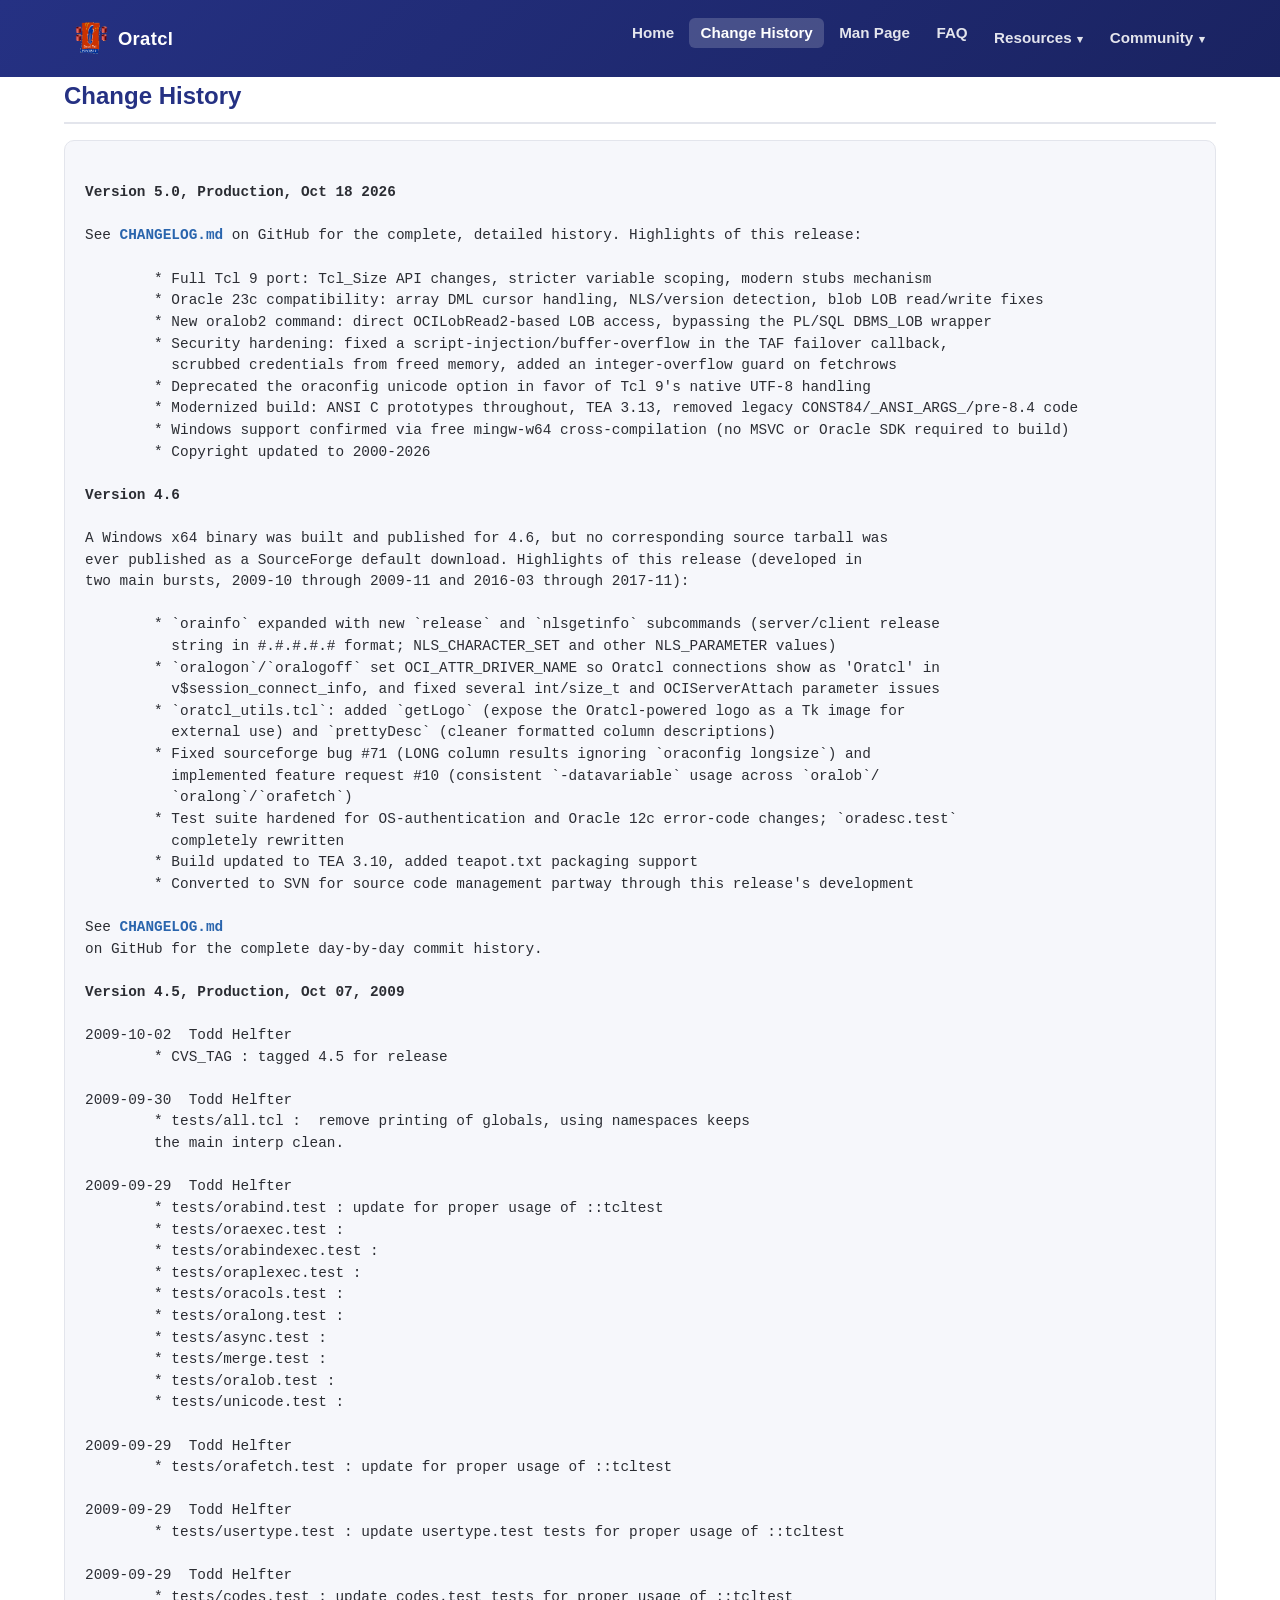
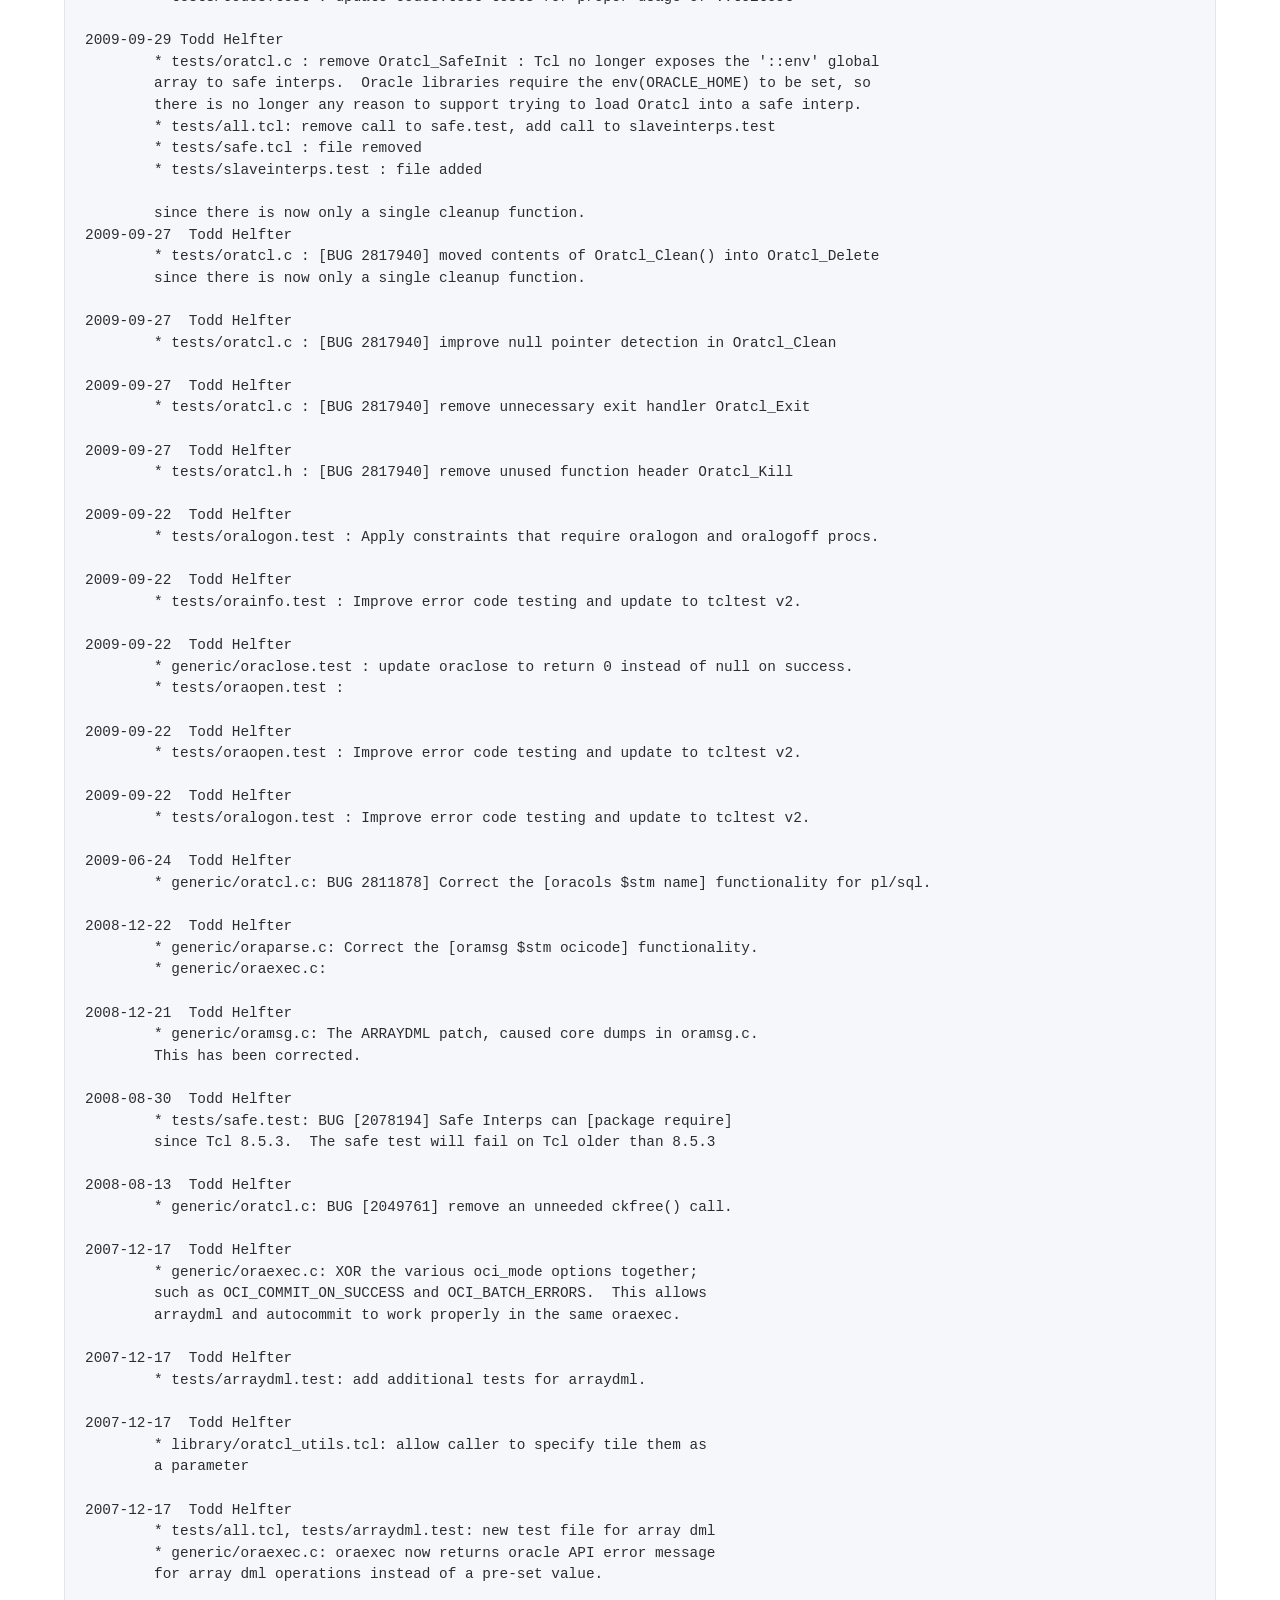
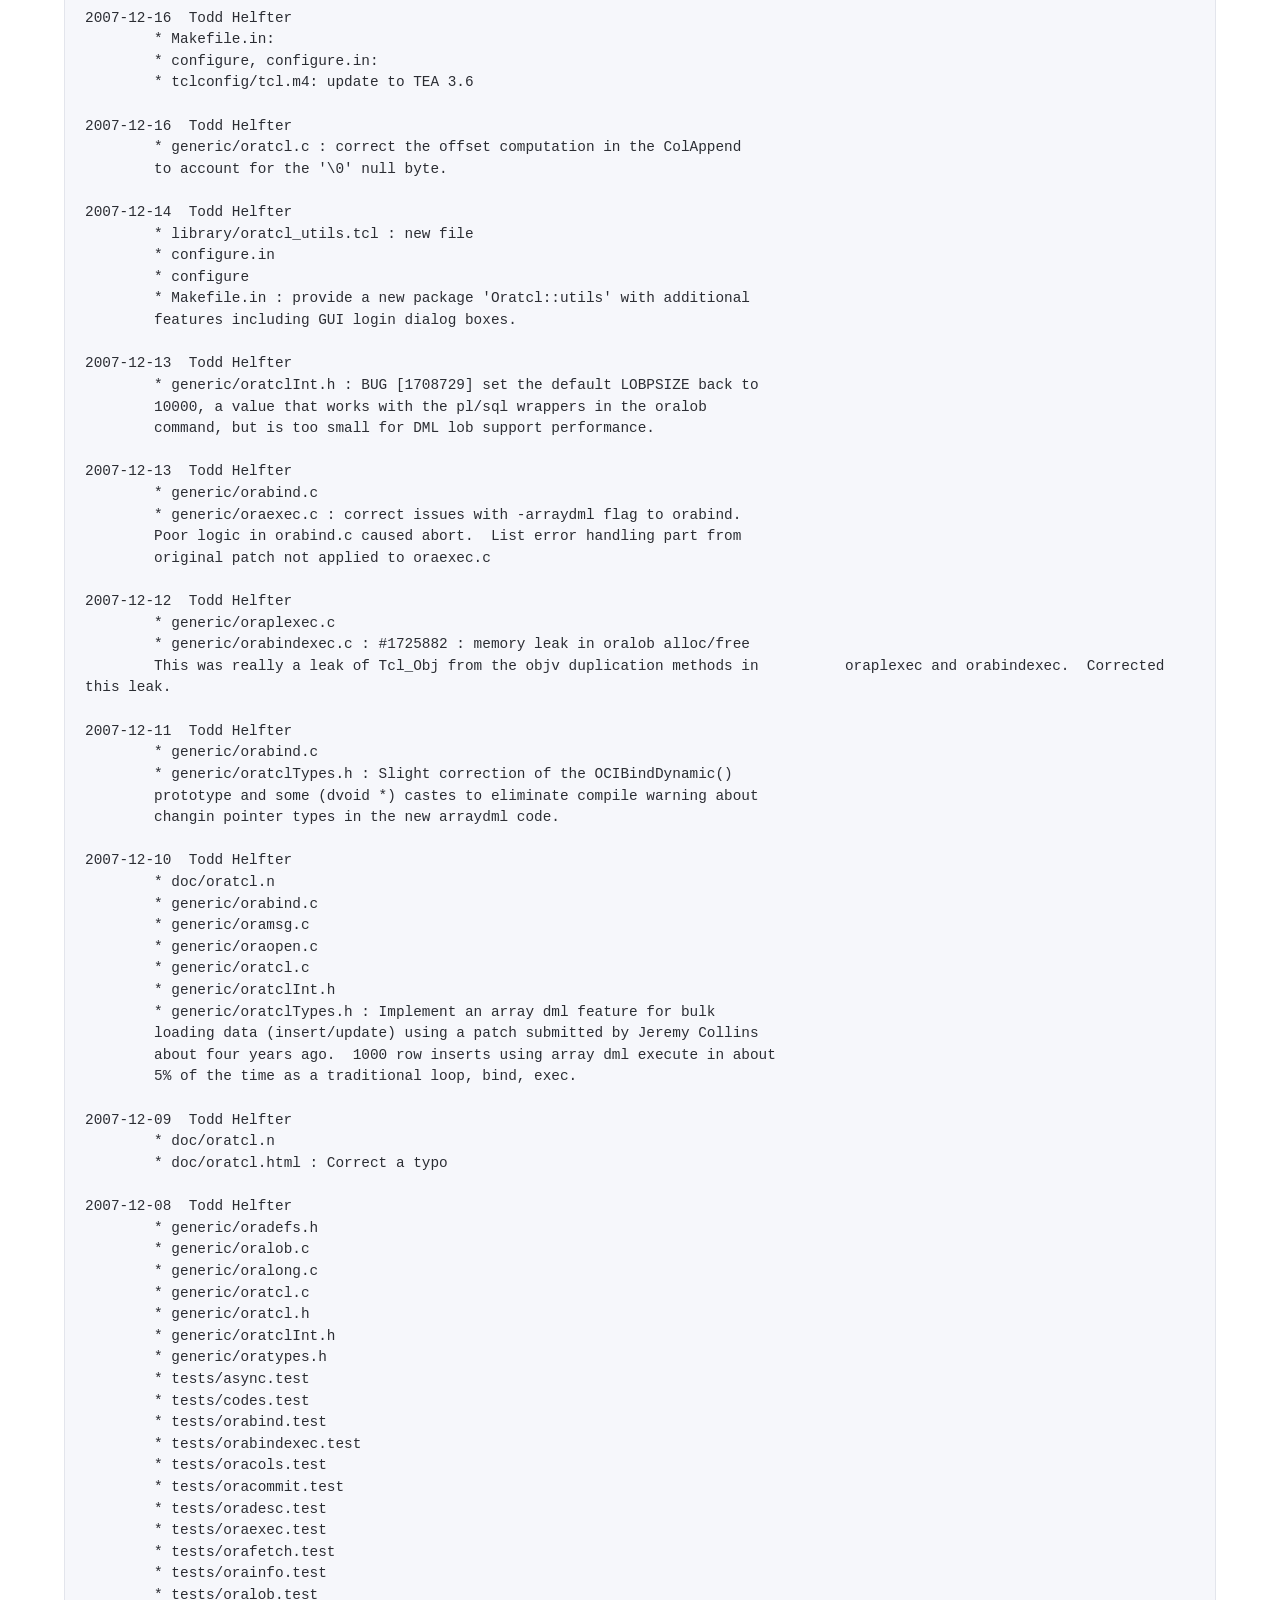
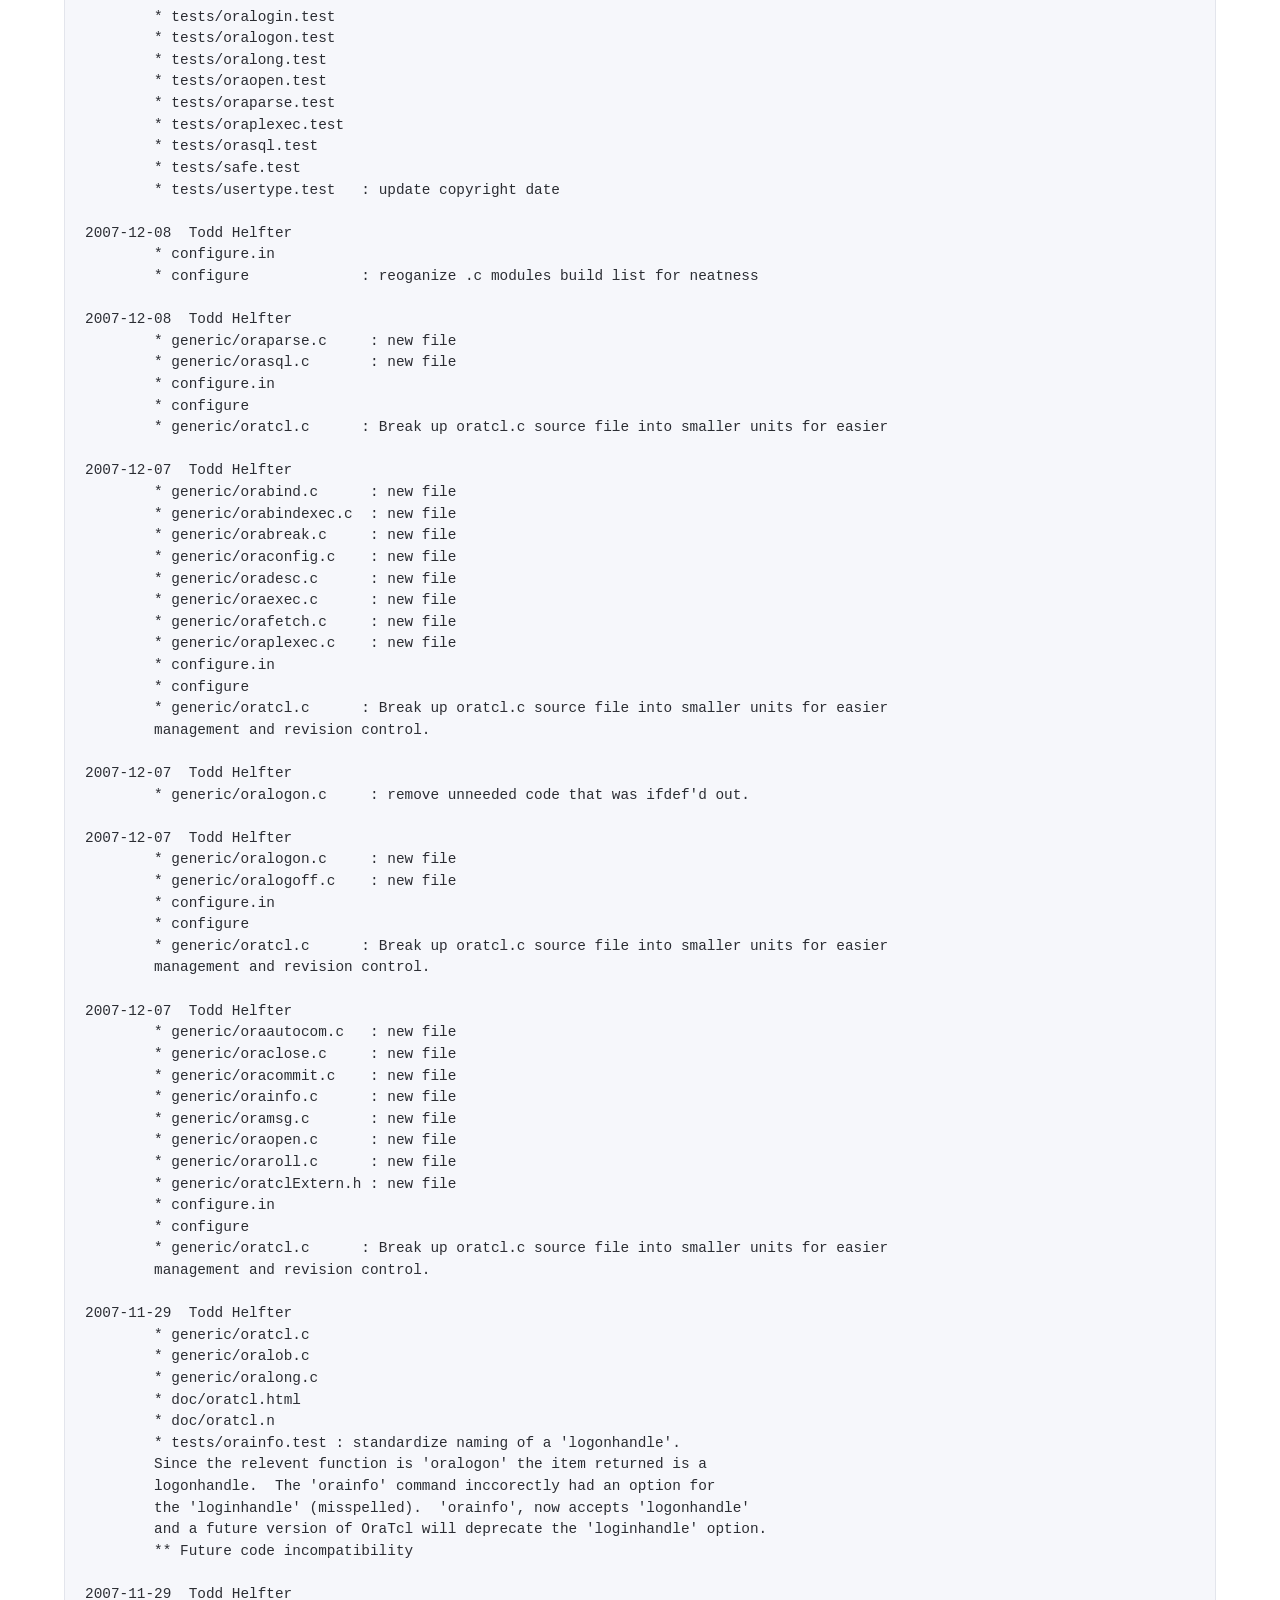
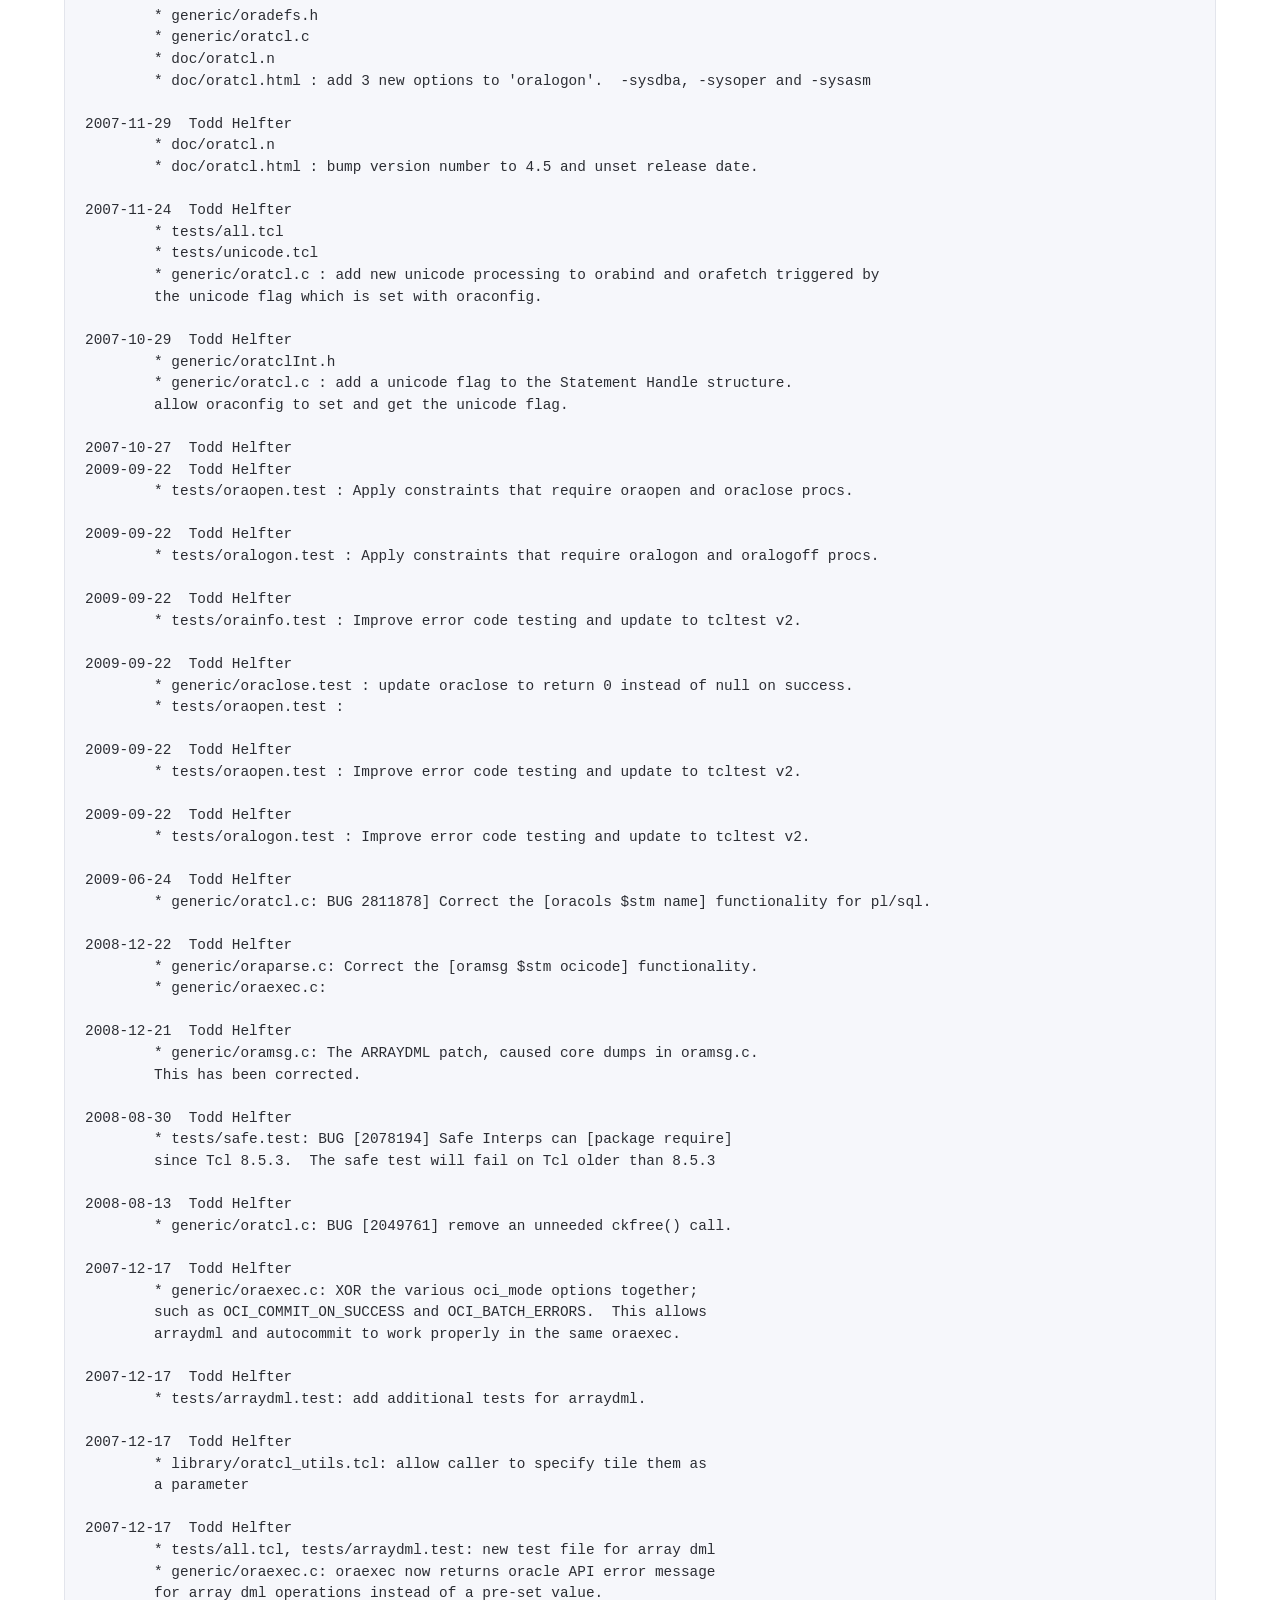
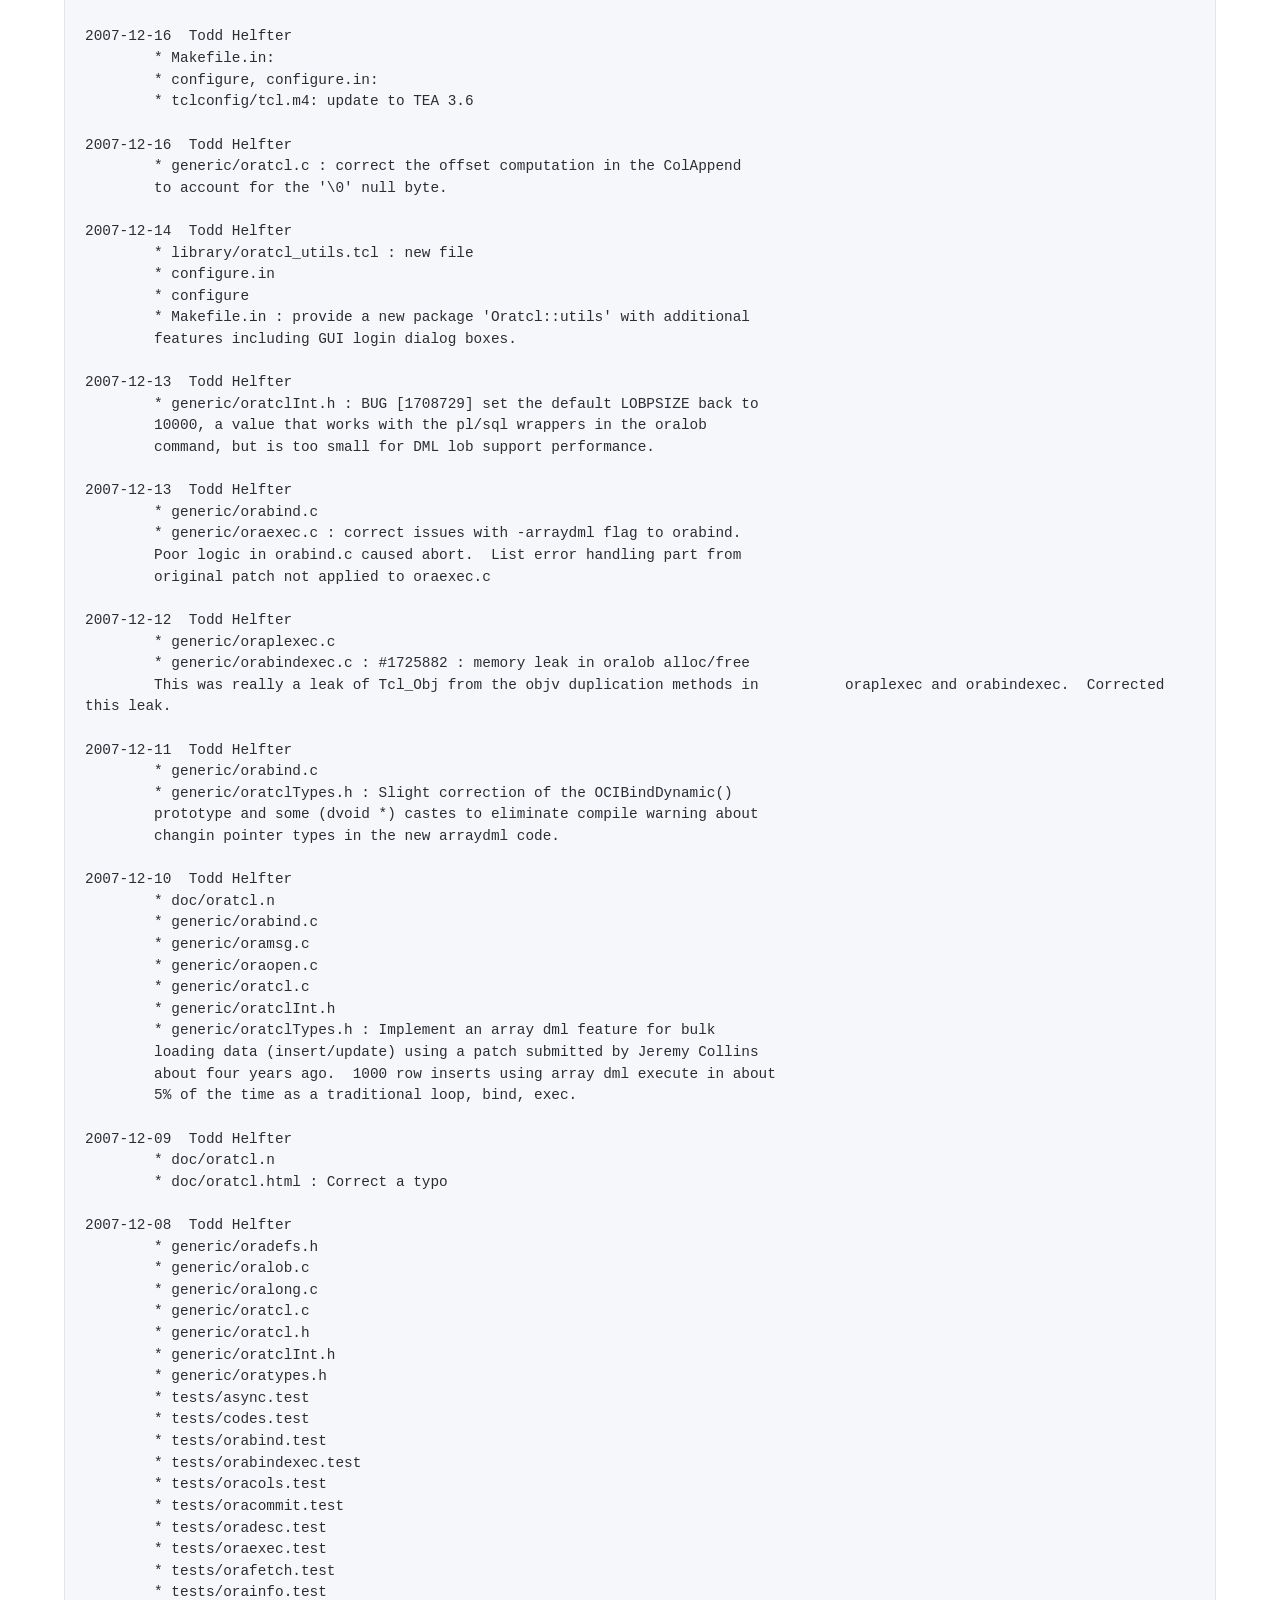
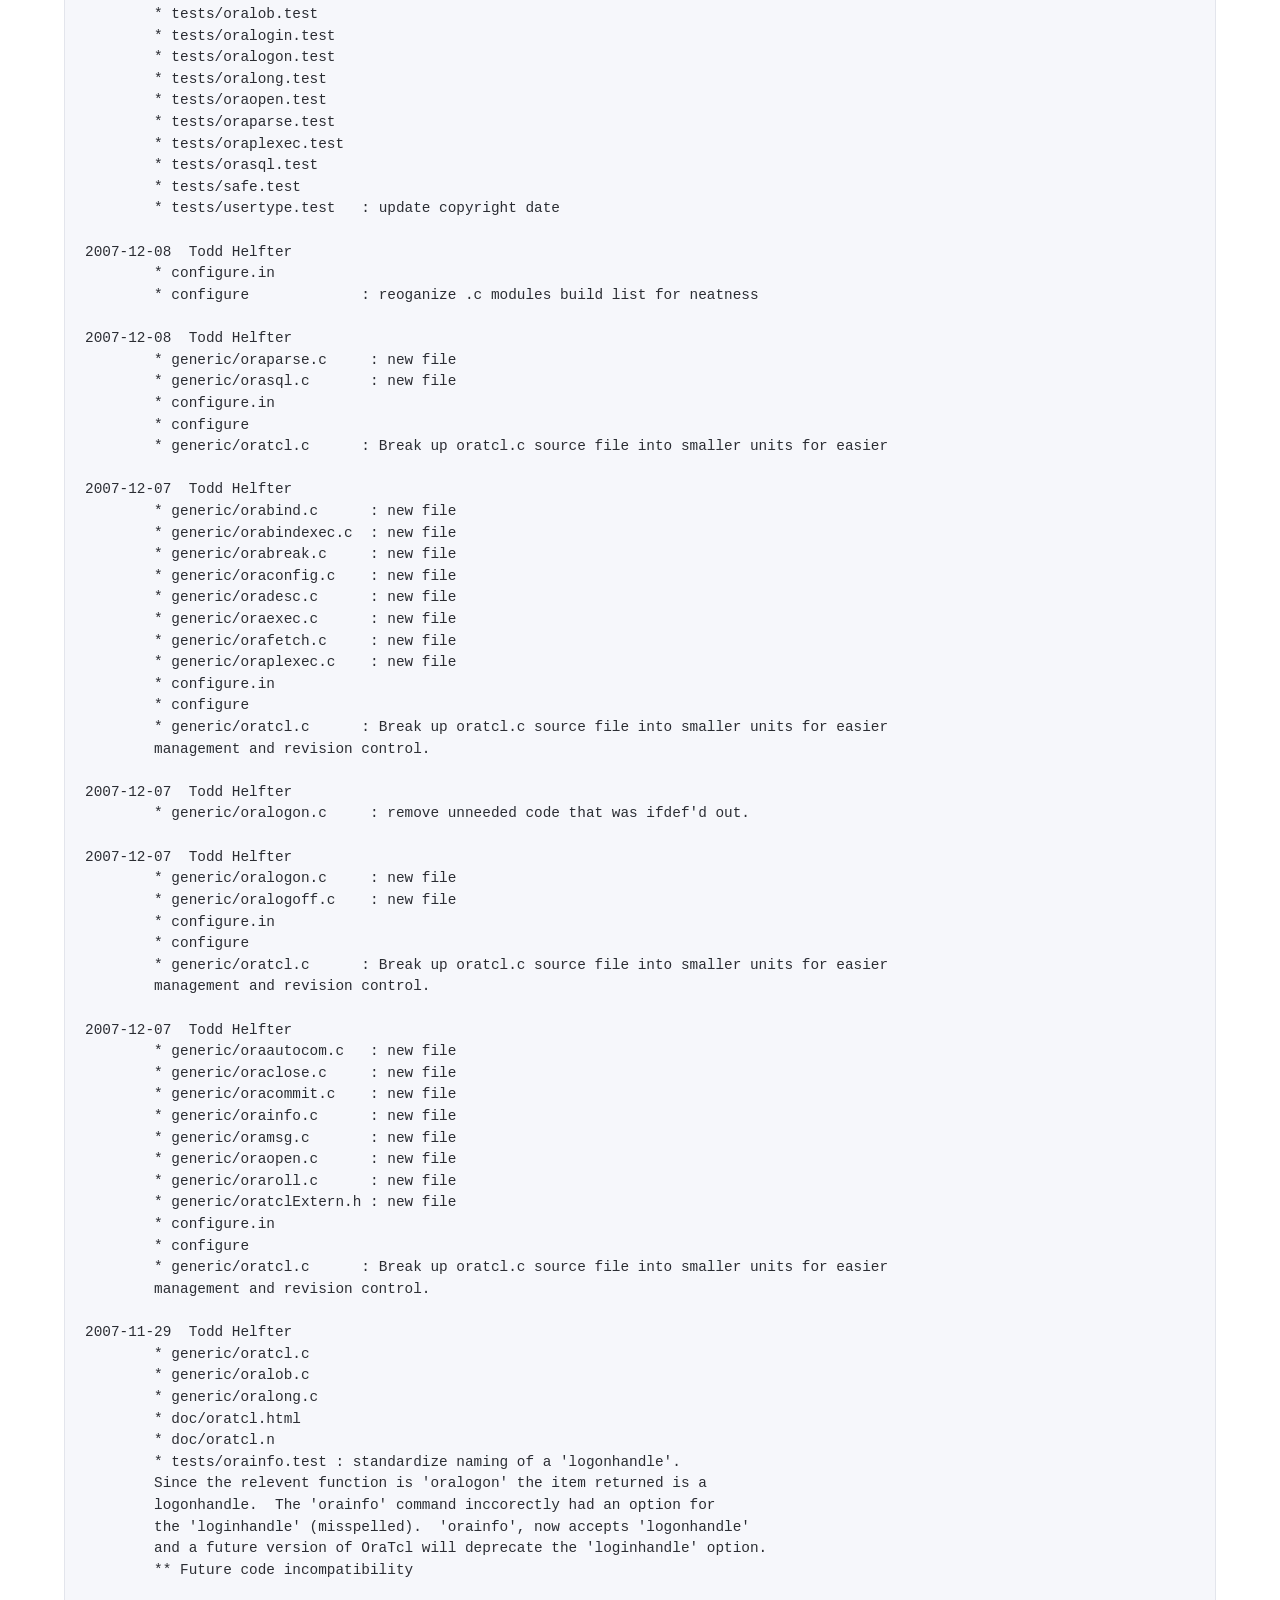
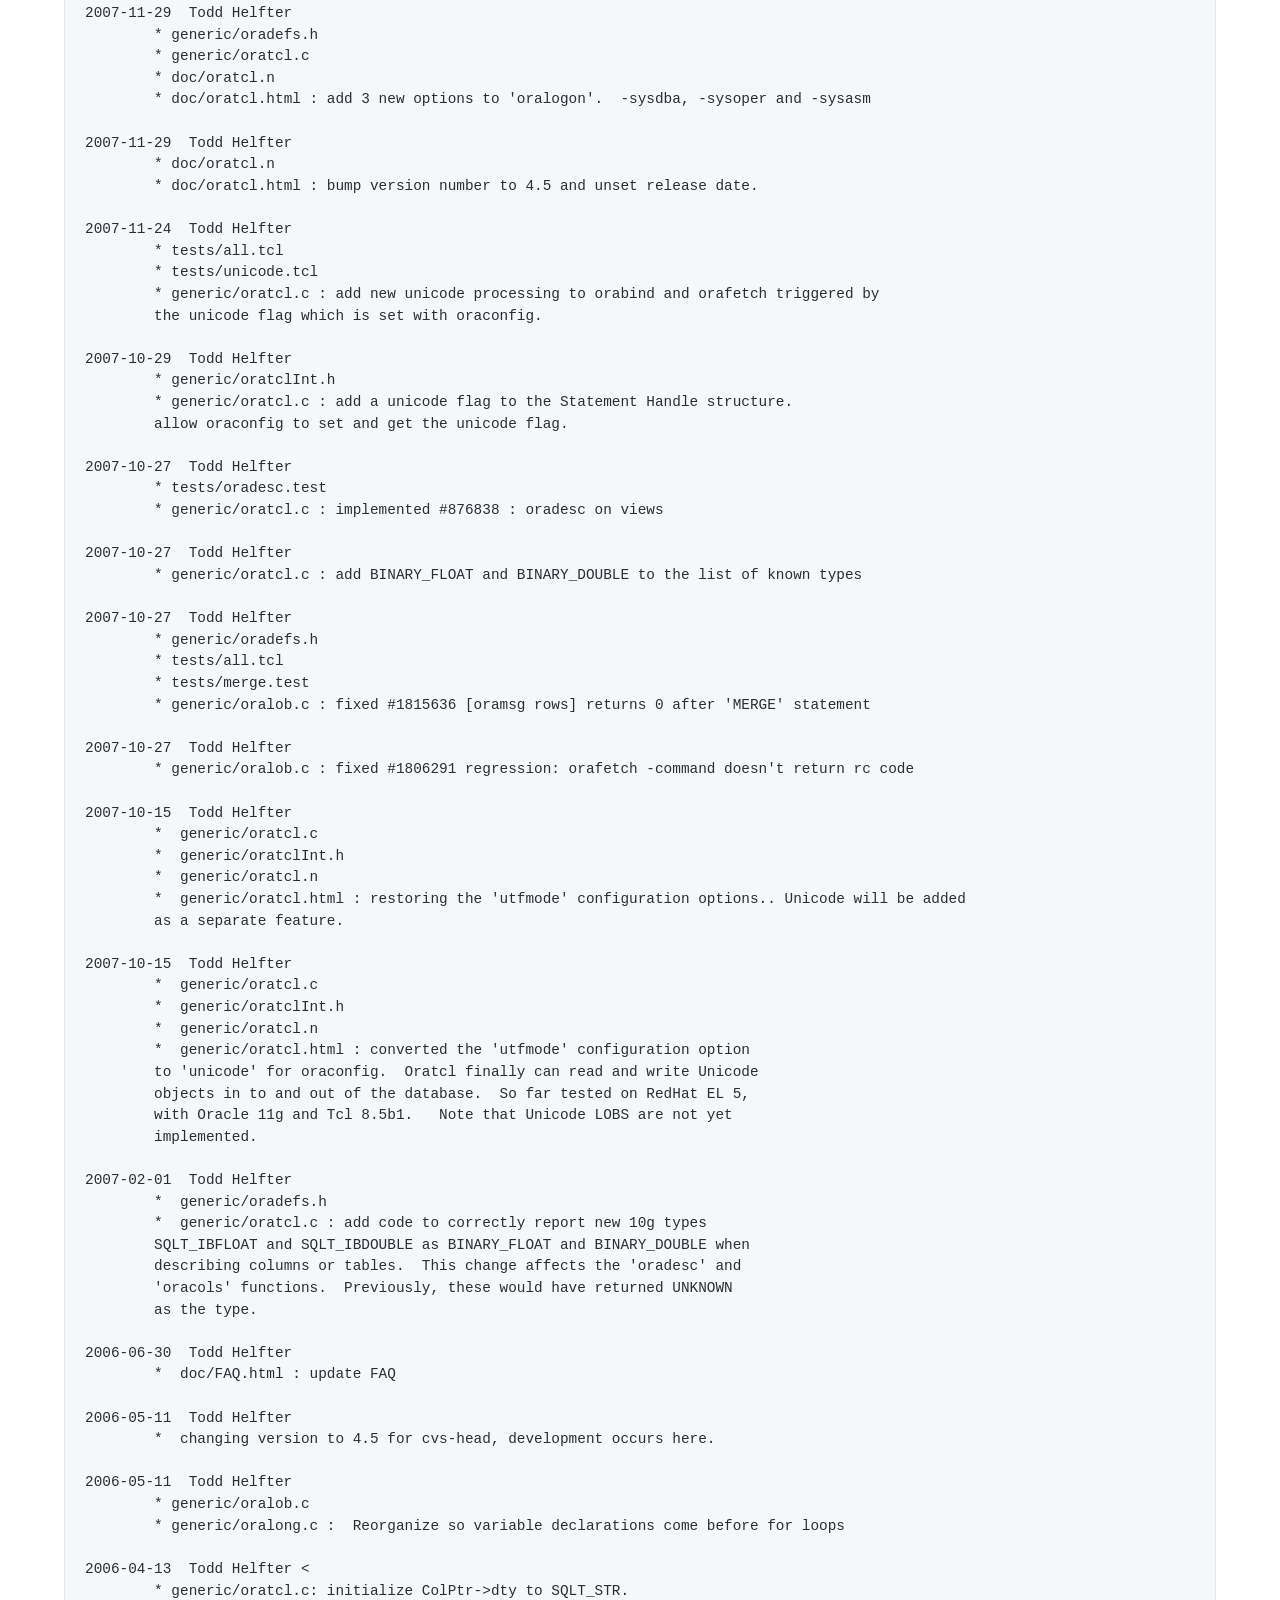
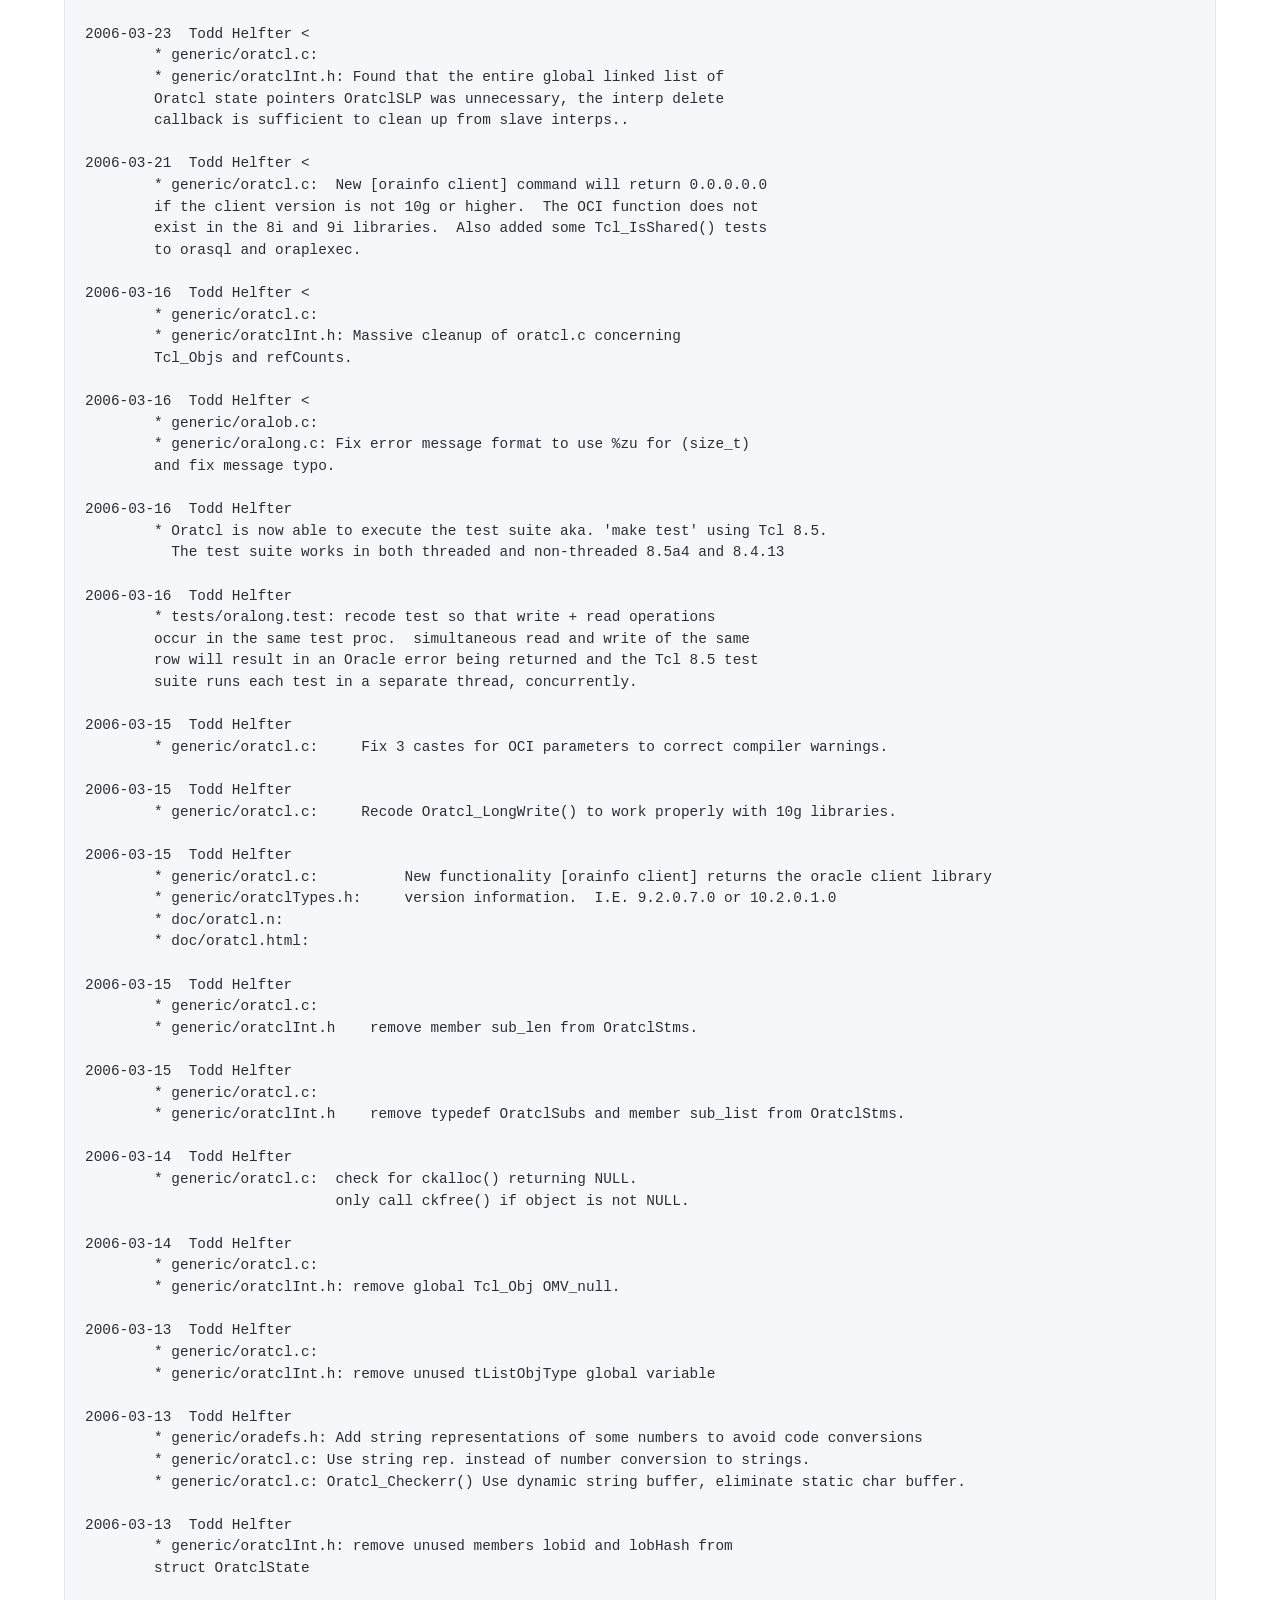
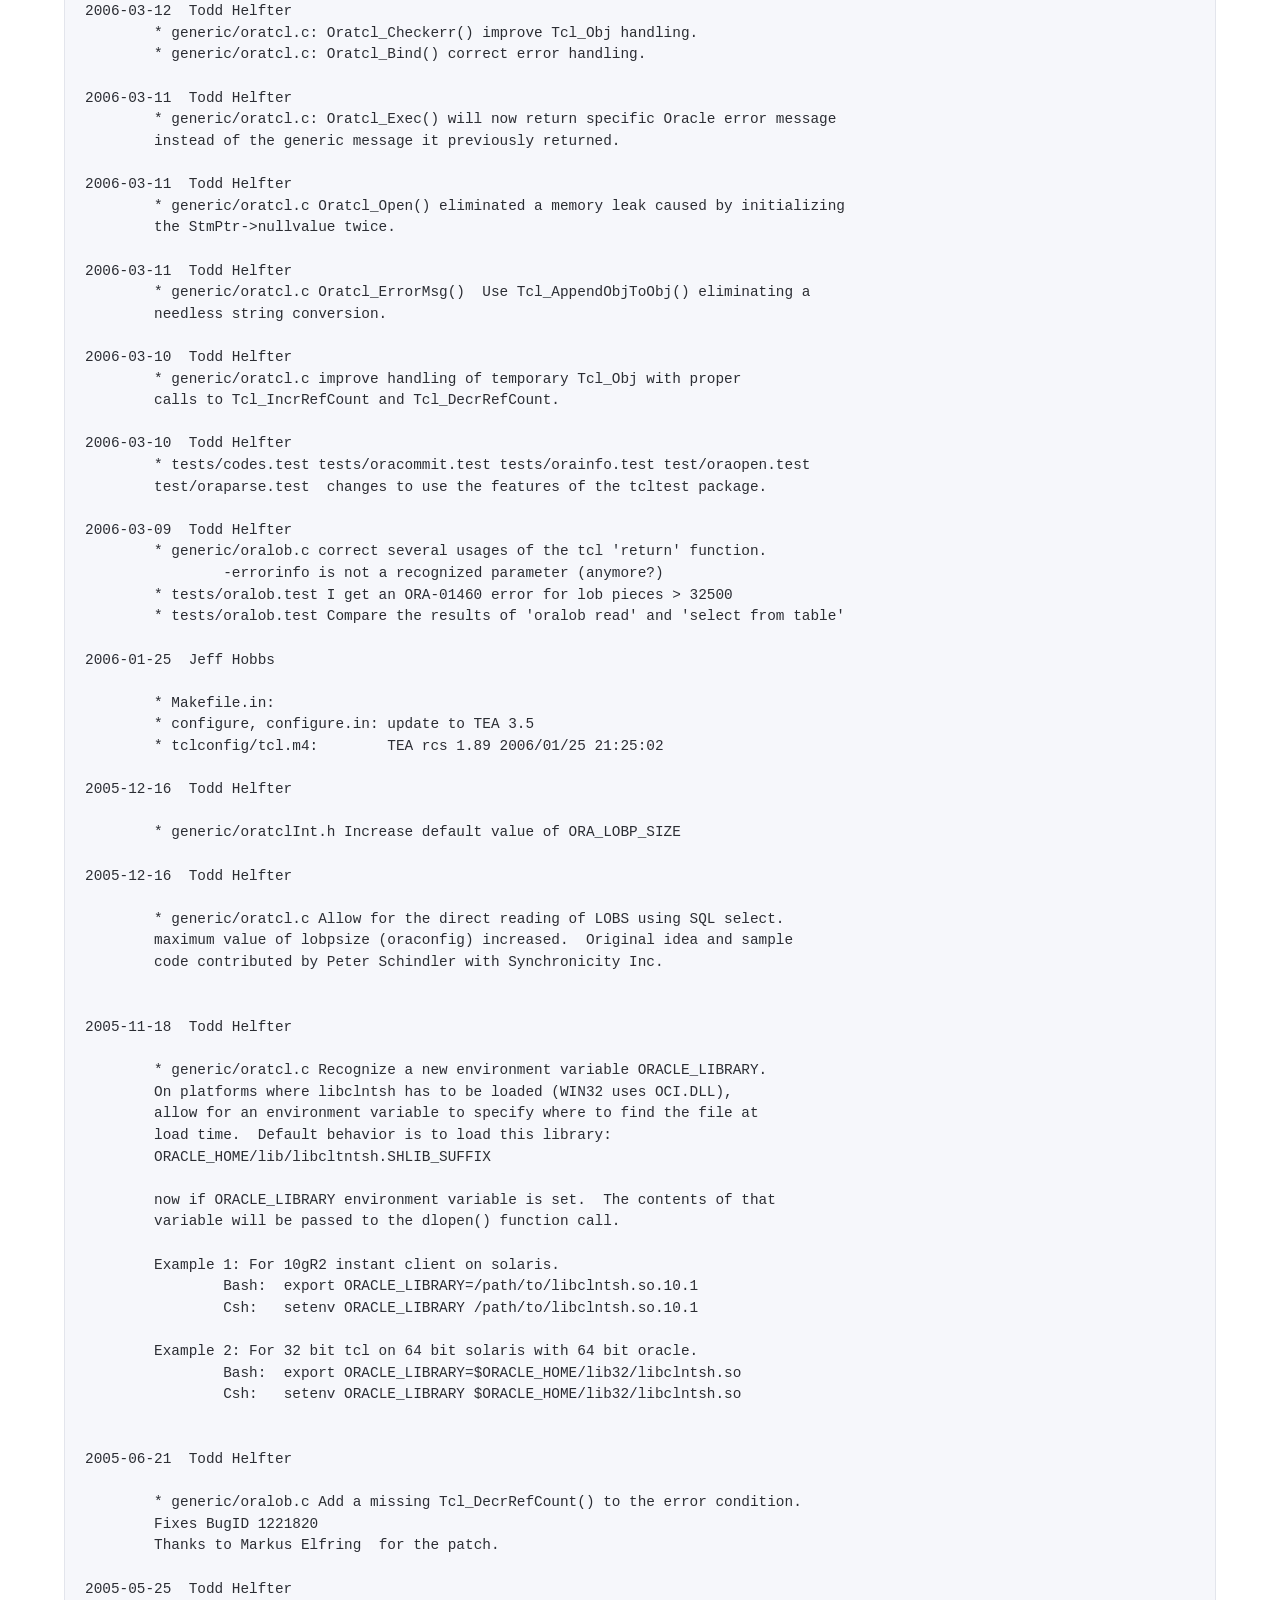
<file: doc/web/CHANGELOG.html>
<!DOCTYPE html>
<html lang="en">
<head>
<meta charset="utf-8" />
<meta name="viewport" content="width=device-width, initial-scale=1" />
<title>Oratcl Change History</title>
<link rel="shortcut icon" href="images/favicon.ico" type="image/x-icon" />
<link href="css/style.css" rel="stylesheet" type="text/css" />
</head>
<body>

<header class="site-header">
<nav class="site-nav" aria-label="Site">
<a class="brand" href="index.html">
<img src="images/oratcl-powered-logo.gif" alt="" width="40" height="40" />
Oratcl
</a>
<ul>
<li><a href="index.html">Home</a></li>
<li><a href="CHANGELOG.html" aria-current="page">Change History</a></li>
<li><a href="oratcl.html">Man Page</a></li>
<li><a href="FAQ.html">FAQ</a></li>
<li class="has-dropdown">
<details class="dropdown">
<summary>Resources</summary>
<div class="dropdown-panel">
<a href="https://sourceforge.net/projects/oratcl/">Project Page</a>
<a href="./Oratcl_Users_Guide_and_Reference.pdf">User's Guide</a>
<a href="https://sourceforge.net/p/oratcl/_list/tickets">Submit bug</a>
<a href="https://sourceforge.net/p/oratcl/_list/tickets">Submit feature request</a>
<a href="https://sourceforge.net/projects/oratcl/files/oratcl-5.0">Download Oratcl 5.0</a>
<a href="https://sourceforge.net/projects/oratcl/files/">All Downloads</a>
</div>
</details>
</li>
<li class="has-dropdown">
<details class="dropdown">
<summary>Community</summary>
<div class="dropdown-panel">
<a href="https://github.com/toddhelfter/oratcl-sourceforge">GitHub Repository</a>
<a href="http://groups.google.com/group/comp.lang.tcl">Tcl Newsgroup</a>
<a href="https://wiki.tcl-lang.org/">Tcl Wiki</a>
<a href="http://www.tcl.tk">Tcl Developer Xchange</a>
<a href="http://www.nyx.net/~tpoindex/tcl.html">Tom Poindexter</a>
<a href="https://www.hammerdb.com/">HammerDB</a>
</div>
</details>
</li>
</ul>
</nav>
</header>

<div class="page-layout single-column">
<main>
<h1>Change History</h1>
<pre>

<b>Version 5.0, Production, Oct 18 2026 </b>

See <a href="https://github.com/toddhelfter/oratcl-sourceforge/blob/main/CHANGELOG.md">CHANGELOG.md</a> on GitHub for the complete, detailed history. Highlights of this release:

	* Full Tcl 9 port: Tcl_Size API changes, stricter variable scoping, modern stubs mechanism
	* Oracle 23c compatibility: array DML cursor handling, NLS/version detection, blob LOB read/write fixes
	* New oralob2 command: direct OCILobRead2-based LOB access, bypassing the PL/SQL DBMS_LOB wrapper
	* Security hardening: fixed a script-injection/buffer-overflow in the TAF failover callback,
	  scrubbed credentials from freed memory, added an integer-overflow guard on fetchrows
	* Deprecated the oraconfig unicode option in favor of Tcl 9's native UTF-8 handling
	* Modernized build: ANSI C prototypes throughout, TEA 3.13, removed legacy CONST84/_ANSI_ARGS_/pre-8.4 code
	* Windows support confirmed via free mingw-w64 cross-compilation (no MSVC or Oracle SDK required to build)
	* Copyright updated to 2000-2026

<b>Version 4.6 </b>

A Windows x64 binary was built and published for 4.6, but no corresponding source tarball was
ever published as a SourceForge default download. Highlights of this release (developed in
two main bursts, 2009-10 through 2009-11 and 2016-03 through 2017-11):

	* `orainfo` expanded with new `release` and `nlsgetinfo` subcommands (server/client release
	  string in #.#.#.#.# format; NLS_CHARACTER_SET and other NLS_PARAMETER values)
	* `oralogon`/`oralogoff` set OCI_ATTR_DRIVER_NAME so Oratcl connections show as 'Oratcl' in
	  v$session_connect_info, and fixed several int/size_t and OCIServerAttach parameter issues
	* `oratcl_utils.tcl`: added `getLogo` (expose the Oratcl-powered logo as a Tk image for
	  external use) and `prettyDesc` (cleaner formatted column descriptions)
	* Fixed sourceforge bug #71 (LONG column results ignoring `oraconfig longsize`) and
	  implemented feature request #10 (consistent `-datavariable` usage across `oralob`/
	  `oralong`/`orafetch`)
	* Test suite hardened for OS-authentication and Oracle 12c error-code changes; `oradesc.test`
	  completely rewritten
	* Build updated to TEA 3.10, added teapot.txt packaging support
	* Converted to SVN for source code management partway through this release's development

See <a href="https://github.com/toddhelfter/oratcl-sourceforge/blob/main/CHANGELOG.md">CHANGELOG.md</a>
on GitHub for the complete day-by-day commit history.

<b>Version 4.5, Production, Oct 07, 2009 </b>

2009-10-02  Todd Helfter <thelfter@gmail.com>
	* CVS_TAG : tagged 4.5 for release

2009-09-30  Todd Helfter <thelfter@gmail.com>
	* tests/all.tcl :  remove printing of globals, using namespaces keeps
	the main interp clean.

2009-09-29  Todd Helfter <thelfter@gmail.com>
	* tests/orabind.test : update for proper usage of ::tcltest
	* tests/oraexec.test : 
	* tests/orabindexec.test : 
	* tests/oraplexec.test : 
	* tests/oracols.test : 
	* tests/oralong.test : 
	* tests/async.test : 
	* tests/merge.test : 
	* tests/oralob.test : 
	* tests/unicode.test : 

2009-09-29  Todd Helfter <thelfter@gmail.com>
	* tests/orafetch.test : update for proper usage of ::tcltest

2009-09-29  Todd Helfter <thelfter@gmail.com>
	* tests/usertype.test : update usertype.test tests for proper usage of ::tcltest

2009-09-29  Todd Helfter <thelfter@gmail.com>
	* tests/codes.test : update codes.test tests for proper usage of ::tcltest

2009-09-29 Todd Helfter <thelfter@gmail.com>
	* tests/oratcl.c : remove Oratcl_SafeInit : Tcl no longer exposes the '::env' global
	array to safe interps.  Oracle libraries require the env(ORACLE_HOME) to be set, so
	there is no longer any reason to support trying to load Oratcl into a safe interp.
	* tests/all.tcl: remove call to safe.test, add call to slaveinterps.test
	* tests/safe.tcl : file removed
	* tests/slaveinterps.test : file added

	since there is now only a single cleanup function.
2009-09-27  Todd Helfter <thelfter@gmail.com>
	* tests/oratcl.c : [BUG 2817940] moved contents of Oratcl_Clean() into Oratcl_Delete
	since there is now only a single cleanup function.

2009-09-27  Todd Helfter <thelfter@gmail.com>
	* tests/oratcl.c : [BUG 2817940] improve null pointer detection in Oratcl_Clean

2009-09-27  Todd Helfter <thelfter@gmail.com>
	* tests/oratcl.c : [BUG 2817940] remove unnecessary exit handler Oratcl_Exit

2009-09-27  Todd Helfter <thelfter@gmail.com>
	* tests/oratcl.h : [BUG 2817940] remove unused function header Oratcl_Kill

2009-09-22  Todd Helfter <thelfter@gmail.com>
	* tests/oralogon.test : Apply constraints that require oralogon and oralogoff procs.

2009-09-22  Todd Helfter <thelfter@gmail.com>
	* tests/orainfo.test : Improve error code testing and update to tcltest v2.

2009-09-22  Todd Helfter <thelfter@gmail.com>
	* generic/oraclose.test : update oraclose to return 0 instead of null on success.
	* tests/oraopen.test :

2009-09-22  Todd Helfter <thelfter@gmail.com>
	* tests/oraopen.test : Improve error code testing and update to tcltest v2.

2009-09-22  Todd Helfter <thelfter@gmail.com>
	* tests/oralogon.test : Improve error code testing and update to tcltest v2.

2009-06-24  Todd Helfter <thelfter@gmail.com>
	* generic/oratcl.c: BUG 2811878] Correct the [oracols $stm name] functionality for pl/sql.

2008-12-22  Todd Helfter <thelfter@gmail.com>
	* generic/oraparse.c: Correct the [oramsg $stm ocicode] functionality.
	* generic/oraexec.c: 

2008-12-21  Todd Helfter <thelfter@gmail.com>
	* generic/oramsg.c: The ARRAYDML patch, caused core dumps in oramsg.c.
	This has been corrected.

2008-08-30  Todd Helfter <thelfter@gmail.com>
	* tests/safe.test: BUG [2078194] Safe Interps can [package require]
	since Tcl 8.5.3.  The safe test will fail on Tcl older than 8.5.3
 
2008-08-13  Todd Helfter <thelfter@gmail.com>
	* generic/oratcl.c: BUG [2049761] remove an unneeded ckfree() call.
	
2007-12-17  Todd Helfter <thelfter@gmail.com>
	* generic/oraexec.c: XOR the various oci_mode options together;
	such as OCI_COMMIT_ON_SUCCESS and OCI_BATCH_ERRORS.  This allows
	arraydml and autocommit to work properly in the same oraexec.

2007-12-17  Todd Helfter <thelfter@gmail.com>
	* tests/arraydml.test: add additional tests for arraydml.

2007-12-17  Todd Helfter <thelfter@gmail.com>
	* library/oratcl_utils.tcl: allow caller to specify tile them as
	a parameter

2007-12-17  Todd Helfter <thelfter@gmail.com>
	* tests/all.tcl, tests/arraydml.test: new test file for array dml
	* generic/oraexec.c: oraexec now returns oracle API error message
	for array dml operations instead of a pre-set value.  

2007-12-16  Todd Helfter <thelfter@gmail.com>
	* Makefile.in: 
	* configure, configure.in:
	* tclconfig/tcl.m4: update to TEA 3.6

2007-12-16  Todd Helfter <thelfter@gmail.com>
	* generic/oratcl.c : correct the offset computation in the ColAppend 
	to account for the '\0' null byte.

2007-12-14  Todd Helfter <thelfter@gmail.com>
	* library/oratcl_utils.tcl : new file
	* configure.in
	* configure
	* Makefile.in : provide a new package 'Oratcl::utils' with additional
	features including GUI login dialog boxes.

2007-12-13  Todd Helfter <thelfter@gmail.com>
	* generic/oratclInt.h : BUG [1708729] set the default LOBPSIZE back to
	10000, a value that works with the pl/sql wrappers in the oralob
	command, but is too small for DML lob support performance.

2007-12-13  Todd Helfter <thelfter@gmail.com>
	* generic/orabind.c
	* generic/oraexec.c : correct issues with -arraydml flag to orabind.
	Poor logic in orabind.c caused abort.  List error handling part from
	original patch not applied to oraexec.c

2007-12-12  Todd Helfter <thelfter@gmail.com>
	* generic/oraplexec.c
	* generic/orabindexec.c : #1725882 : memory leak in oralob alloc/free
	This was really a leak of Tcl_Obj from the objv duplication methods in		oraplexec and orabindexec.  Corrected this leak.

2007-12-11  Todd Helfter <thelfter@gmail.com>
	* generic/orabind.c
	* generic/oratclTypes.h : Slight correction of the OCIBindDynamic()
	prototype and some (dvoid *) castes to eliminate compile warning about 
	changin pointer types in the new arraydml code.

2007-12-10  Todd Helfter <thelfter@gmail.com>
	* doc/oratcl.n
	* generic/orabind.c
	* generic/oramsg.c
	* generic/oraopen.c
	* generic/oratcl.c
	* generic/oratclInt.h
	* generic/oratclTypes.h : Implement an array dml feature for bulk
	loading data (insert/update) using a patch submitted by Jeremy Collins
	about four years ago.  1000 row inserts using array dml execute in about
	5% of the time as a traditional loop, bind, exec.

2007-12-09  Todd Helfter <thelfter@gmail.com>
	* doc/oratcl.n
	* doc/oratcl.html : Correct a typo

2007-12-08  Todd Helfter <thelfter@gmail.com>
	* generic/oradefs.h
	* generic/oralob.c
	* generic/oralong.c
	* generic/oratcl.c
	* generic/oratcl.h
	* generic/oratclInt.h
	* generic/oratypes.h
	* tests/async.test
	* tests/codes.test
	* tests/orabind.test
	* tests/orabindexec.test
	* tests/oracols.test
	* tests/oracommit.test
	* tests/oradesc.test
	* tests/oraexec.test
	* tests/orafetch.test
	* tests/orainfo.test
	* tests/oralob.test
	* tests/oralogin.test
	* tests/oralogon.test
	* tests/oralong.test
	* tests/oraopen.test
	* tests/oraparse.test
	* tests/oraplexec.test
	* tests/orasql.test
	* tests/safe.test
	* tests/usertype.test 	: update copyright date

2007-12-08  Todd Helfter <thelfter@gmail.com>
	* configure.in
	* configure		: reoganize .c modules build list for neatness

2007-12-08  Todd Helfter <thelfter@gmail.com>
	* generic/oraparse.c	 : new file
	* generic/orasql.c	 : new file
	* configure.in
	* configure
	* generic/oratcl.c	: Break up oratcl.c source file into smaller units for easier

2007-12-07  Todd Helfter <thelfter@gmail.com>
	* generic/orabind.c	 : new file
	* generic/orabindexec.c	 : new file
	* generic/orabreak.c	 : new file
	* generic/oraconfig.c	 : new file
	* generic/oradesc.c	 : new file
	* generic/oraexec.c	 : new file
	* generic/orafetch.c	 : new file
	* generic/oraplexec.c	 : new file
	* configure.in
	* configure
	* generic/oratcl.c	: Break up oratcl.c source file into smaller units for easier
	management and revision control.

2007-12-07  Todd Helfter <thelfter@gmail.com>
	* generic/oralogon.c	 : remove unneeded code that was ifdef'd out.

2007-12-07  Todd Helfter <thelfter@gmail.com>
	* generic/oralogon.c	 : new file
	* generic/oralogoff.c	 : new file
	* configure.in
	* configure
	* generic/oratcl.c	: Break up oratcl.c source file into smaller units for easier
	management and revision control.

2007-12-07  Todd Helfter <thelfter@gmail.com>
	* generic/oraautocom.c	 : new file
	* generic/oraclose.c	 : new file
	* generic/oracommit.c	 : new file
	* generic/orainfo.c 	 : new file
	* generic/oramsg.c	 : new file
	* generic/oraopen.c	 : new file
	* generic/oraroll.c	 : new file
	* generic/oratclExtern.h : new file
	* configure.in
	* configure
	* generic/oratcl.c	: Break up oratcl.c source file into smaller units for easier
	management and revision control.

2007-11-29  Todd Helfter <thelfter@gmail.com>
	* generic/oratcl.c
	* generic/oralob.c
	* generic/oralong.c
	* doc/oratcl.html
	* doc/oratcl.n
	* tests/orainfo.test : standardize naming of a 'logonhandle'.  
	Since the relevent function is 'oralogon' the item returned is a
	logonhandle.  The 'orainfo' command inccorectly had an option for
	the 'loginhandle' (misspelled).  'orainfo', now accepts 'logonhandle'
	and a future version of OraTcl will deprecate the 'loginhandle' option.
	** Future code incompatibility

2007-11-29  Todd Helfter <thelfter@gmail.com>
	* generic/oradefs.h
	* generic/oratcl.c
	* doc/oratcl.n
	* doc/oratcl.html : add 3 new options to 'oralogon'.  -sysdba, -sysoper and -sysasm

2007-11-29  Todd Helfter <thelfter@gmail.com>
	* doc/oratcl.n
	* doc/oratcl.html : bump version number to 4.5 and unset release date.

2007-11-24  Todd Helfter <thelfter@gmail.com>
	* tests/all.tcl
	* tests/unicode.tcl
	* generic/oratcl.c : add new unicode processing to orabind and orafetch triggered by
	the unicode flag which is set with oraconfig.

2007-10-29  Todd Helfter
	* generic/oratclInt.h
	* generic/oratcl.c : add a unicode flag to the Statement Handle structure.
	allow oraconfig to set and get the unicode flag. 

2007-10-27  Todd Helfter <thelfter@gmail.com>
2009-09-22  Todd Helfter <thelfter@gmail.com>
	* tests/oraopen.test : Apply constraints that require oraopen and oraclose procs.

2009-09-22  Todd Helfter <thelfter@gmail.com>
	* tests/oralogon.test : Apply constraints that require oralogon and oralogoff procs.

2009-09-22  Todd Helfter <thelfter@gmail.com>
	* tests/orainfo.test : Improve error code testing and update to tcltest v2.

2009-09-22  Todd Helfter <thelfter@gmail.com>
	* generic/oraclose.test : update oraclose to return 0 instead of null on success.
	* tests/oraopen.test :

2009-09-22  Todd Helfter <thelfter@gmail.com>
	* tests/oraopen.test : Improve error code testing and update to tcltest v2.

2009-09-22  Todd Helfter <thelfter@gmail.com>
	* tests/oralogon.test : Improve error code testing and update to tcltest v2.

2009-06-24  Todd Helfter <thelfter@gmail.com>
	* generic/oratcl.c: BUG 2811878] Correct the [oracols $stm name] functionality for pl/sql.

2008-12-22  Todd Helfter <thelfter@gmail.com>
	* generic/oraparse.c: Correct the [oramsg $stm ocicode] functionality.
	* generic/oraexec.c: 

2008-12-21  Todd Helfter <thelfter@gmail.com>
	* generic/oramsg.c: The ARRAYDML patch, caused core dumps in oramsg.c.
	This has been corrected.

2008-08-30  Todd Helfter <thelfter@gmail.com>
	* tests/safe.test: BUG [2078194] Safe Interps can [package require]
	since Tcl 8.5.3.  The safe test will fail on Tcl older than 8.5.3
 
2008-08-13  Todd Helfter <thelfter@gmail.com>
	* generic/oratcl.c: BUG [2049761] remove an unneeded ckfree() call.
	
2007-12-17  Todd Helfter <thelfter@gmail.com>
	* generic/oraexec.c: XOR the various oci_mode options together;
	such as OCI_COMMIT_ON_SUCCESS and OCI_BATCH_ERRORS.  This allows
	arraydml and autocommit to work properly in the same oraexec.

2007-12-17  Todd Helfter <thelfter@gmail.com>
	* tests/arraydml.test: add additional tests for arraydml.

2007-12-17  Todd Helfter <thelfter@gmail.com>
	* library/oratcl_utils.tcl: allow caller to specify tile them as
	a parameter

2007-12-17  Todd Helfter <thelfter@gmail.com>
	* tests/all.tcl, tests/arraydml.test: new test file for array dml
	* generic/oraexec.c: oraexec now returns oracle API error message
	for array dml operations instead of a pre-set value.  

2007-12-16  Todd Helfter <thelfter@gmail.com>
	* Makefile.in: 
	* configure, configure.in:
	* tclconfig/tcl.m4: update to TEA 3.6

2007-12-16  Todd Helfter <thelfter@gmail.com>
	* generic/oratcl.c : correct the offset computation in the ColAppend 
	to account for the '\0' null byte.

2007-12-14  Todd Helfter <thelfter@gmail.com>
	* library/oratcl_utils.tcl : new file
	* configure.in
	* configure
	* Makefile.in : provide a new package 'Oratcl::utils' with additional
	features including GUI login dialog boxes.

2007-12-13  Todd Helfter <thelfter@gmail.com>
	* generic/oratclInt.h : BUG [1708729] set the default LOBPSIZE back to
	10000, a value that works with the pl/sql wrappers in the oralob
	command, but is too small for DML lob support performance.

2007-12-13  Todd Helfter <thelfter@gmail.com>
	* generic/orabind.c
	* generic/oraexec.c : correct issues with -arraydml flag to orabind.
	Poor logic in orabind.c caused abort.  List error handling part from
	original patch not applied to oraexec.c

2007-12-12  Todd Helfter <thelfter@gmail.com>
	* generic/oraplexec.c
	* generic/orabindexec.c : #1725882 : memory leak in oralob alloc/free
	This was really a leak of Tcl_Obj from the objv duplication methods in		oraplexec and orabindexec.  Corrected this leak.

2007-12-11  Todd Helfter <thelfter@gmail.com>
	* generic/orabind.c
	* generic/oratclTypes.h : Slight correction of the OCIBindDynamic()
	prototype and some (dvoid *) castes to eliminate compile warning about 
	changin pointer types in the new arraydml code.

2007-12-10  Todd Helfter <thelfter@gmail.com>
	* doc/oratcl.n
	* generic/orabind.c
	* generic/oramsg.c
	* generic/oraopen.c
	* generic/oratcl.c
	* generic/oratclInt.h
	* generic/oratclTypes.h : Implement an array dml feature for bulk
	loading data (insert/update) using a patch submitted by Jeremy Collins
	about four years ago.  1000 row inserts using array dml execute in about
	5% of the time as a traditional loop, bind, exec.

2007-12-09  Todd Helfter <thelfter@gmail.com>
	* doc/oratcl.n
	* doc/oratcl.html : Correct a typo

2007-12-08  Todd Helfter <thelfter@gmail.com>
	* generic/oradefs.h
	* generic/oralob.c
	* generic/oralong.c
	* generic/oratcl.c
	* generic/oratcl.h
	* generic/oratclInt.h
	* generic/oratypes.h
	* tests/async.test
	* tests/codes.test
	* tests/orabind.test
	* tests/orabindexec.test
	* tests/oracols.test
	* tests/oracommit.test
	* tests/oradesc.test
	* tests/oraexec.test
	* tests/orafetch.test
	* tests/orainfo.test
	* tests/oralob.test
	* tests/oralogin.test
	* tests/oralogon.test
	* tests/oralong.test
	* tests/oraopen.test
	* tests/oraparse.test
	* tests/oraplexec.test
	* tests/orasql.test
	* tests/safe.test
	* tests/usertype.test 	: update copyright date

2007-12-08  Todd Helfter <thelfter@gmail.com>
	* configure.in
	* configure		: reoganize .c modules build list for neatness

2007-12-08  Todd Helfter <thelfter@gmail.com>
	* generic/oraparse.c	 : new file
	* generic/orasql.c	 : new file
	* configure.in
	* configure
	* generic/oratcl.c	: Break up oratcl.c source file into smaller units for easier

2007-12-07  Todd Helfter <thelfter@gmail.com>
	* generic/orabind.c	 : new file
	* generic/orabindexec.c	 : new file
	* generic/orabreak.c	 : new file
	* generic/oraconfig.c	 : new file
	* generic/oradesc.c	 : new file
	* generic/oraexec.c	 : new file
	* generic/orafetch.c	 : new file
	* generic/oraplexec.c	 : new file
	* configure.in
	* configure
	* generic/oratcl.c	: Break up oratcl.c source file into smaller units for easier
	management and revision control.

2007-12-07  Todd Helfter <thelfter@gmail.com>
	* generic/oralogon.c	 : remove unneeded code that was ifdef'd out.

2007-12-07  Todd Helfter <thelfter@gmail.com>
	* generic/oralogon.c	 : new file
	* generic/oralogoff.c	 : new file
	* configure.in
	* configure
	* generic/oratcl.c	: Break up oratcl.c source file into smaller units for easier
	management and revision control.

2007-12-07  Todd Helfter <thelfter@gmail.com>
	* generic/oraautocom.c	 : new file
	* generic/oraclose.c	 : new file
	* generic/oracommit.c	 : new file
	* generic/orainfo.c 	 : new file
	* generic/oramsg.c	 : new file
	* generic/oraopen.c	 : new file
	* generic/oraroll.c	 : new file
	* generic/oratclExtern.h : new file
	* configure.in
	* configure
	* generic/oratcl.c	: Break up oratcl.c source file into smaller units for easier
	management and revision control.

2007-11-29  Todd Helfter <thelfter@gmail.com>
	* generic/oratcl.c
	* generic/oralob.c
	* generic/oralong.c
	* doc/oratcl.html
	* doc/oratcl.n
	* tests/orainfo.test : standardize naming of a 'logonhandle'.  
	Since the relevent function is 'oralogon' the item returned is a
	logonhandle.  The 'orainfo' command inccorectly had an option for
	the 'loginhandle' (misspelled).  'orainfo', now accepts 'logonhandle'
	and a future version of OraTcl will deprecate the 'loginhandle' option.
	** Future code incompatibility

2007-11-29  Todd Helfter <thelfter@gmail.com>
	* generic/oradefs.h
	* generic/oratcl.c
	* doc/oratcl.n
	* doc/oratcl.html : add 3 new options to 'oralogon'.  -sysdba, -sysoper and -sysasm

2007-11-29  Todd Helfter <thelfter@gmail.com>
	* doc/oratcl.n
	* doc/oratcl.html : bump version number to 4.5 and unset release date.

2007-11-24  Todd Helfter <thelfter@gmail.com>
	* tests/all.tcl
	* tests/unicode.tcl
	* generic/oratcl.c : add new unicode processing to orabind and orafetch triggered by
	the unicode flag which is set with oraconfig.

2007-10-29  Todd Helfter
	* generic/oratclInt.h
	* generic/oratcl.c : add a unicode flag to the Statement Handle structure.
	allow oraconfig to set and get the unicode flag. 

2007-10-27  Todd Helfter <thelfter@gmail.com>
	* tests/oradesc.test
	* generic/oratcl.c : implemented #876838 : oradesc on views

2007-10-27  Todd Helfter <thelfter@gmail.com>
	* generic/oratcl.c : add BINARY_FLOAT and BINARY_DOUBLE to the list of known types

2007-10-27  Todd Helfter <thelfter@gmail.com>
	* generic/oradefs.h
	* tests/all.tcl
	* tests/merge.test
	* generic/oralob.c : fixed #1815636 [oramsg rows] returns 0 after 'MERGE' statement

2007-10-27  Todd Helfter <thelfter@gmail.com>
	* generic/oralob.c : fixed #1806291 regression: orafetch -command doesn't return rc code

2007-10-15  Todd Helfter <thelfter@gmail.com>
	*  generic/oratcl.c
	*  generic/oratclInt.h
	*  generic/oratcl.n
	*  generic/oratcl.html : restoring the 'utfmode' configuration options.. Unicode will be added
	as a separate feature.

2007-10-15  Todd Helfter <thelfter@gmail.com>
	*  generic/oratcl.c
	*  generic/oratclInt.h
	*  generic/oratcl.n
	*  generic/oratcl.html : converted the 'utfmode' configuration option
	to 'unicode' for oraconfig.  Oratcl finally can read and write Unicode
	objects in to and out of the database.  So far tested on RedHat EL 5,
	with Oracle 11g and Tcl 8.5b1.   Note that Unicode LOBS are not yet
	implemented. 

2007-02-01  Todd Helfter <thelfter@gmail.com>
	*  generic/oradefs.h
	*  generic/oratcl.c : add code to correctly report new 10g types
	SQLT_IBFLOAT and SQLT_IBDOUBLE as BINARY_FLOAT and BINARY_DOUBLE when
	describing columns or tables.  This change affects the 'oradesc' and
	'oracols' functions.  Previously, these would have returned UNKNOWN
	as the type.

2006-06-30  Todd Helfter
	*  doc/FAQ.html : update FAQ

2006-05-11  Todd Helfter
	*  changing version to 4.5 for cvs-head, development occurs here.

2006-05-11  Todd Helfter
	* generic/oralob.c
	* generic/oralong.c :  Reorganize so variable declarations come before for loops

2006-04-13  Todd Helfter <
	* generic/oratcl.c: initialize ColPtr->dty to SQLT_STR.

2006-03-23  Todd Helfter <
	* generic/oratcl.c: 
	* generic/oratclInt.h: Found that the entire global linked list of
	Oratcl state pointers OratclSLP was unnecessary, the interp delete
	callback is sufficient to clean up from slave interps..

2006-03-21  Todd Helfter <
	* generic/oratcl.c:  New [orainfo client] command will return 0.0.0.0.0
	if the client version is not 10g or higher.  The OCI function does not
	exist in the 8i and 9i libraries.  Also added some Tcl_IsShared() tests
	to orasql and oraplexec.

2006-03-16  Todd Helfter <
	* generic/oratcl.c:
	* generic/oratclInt.h: Massive cleanup of oratcl.c concerning 
	Tcl_Objs and refCounts.

2006-03-16  Todd Helfter <
	* generic/oralob.c:
	* generic/oralong.c: Fix error message format to use %zu for (size_t)
	and fix message typo.

2006-03-16  Todd Helfter <thelfter@gmail.com>
	* Oratcl is now able to execute the test suite aka. 'make test' using Tcl 8.5.
	  The test suite works in both threaded and non-threaded 8.5a4 and 8.4.13

2006-03-16  Todd Helfter <thelfter@gmail.com>
	* tests/oralong.test: recode test so that write + read operations
	occur in the same test proc.  simultaneous read and write of the same
	row will result in an Oracle error being returned and the Tcl 8.5 test
	suite runs each test in a separate thread, concurrently.

2006-03-15  Todd Helfter <thelfter@gmail.com>
	* generic/oratcl.c: 	Fix 3 castes for OCI parameters to correct compiler warnings.

2006-03-15  Todd Helfter <thelfter@gmail.com>
	* generic/oratcl.c: 	Recode Oratcl_LongWrite() to work properly with 10g libraries.

2006-03-15  Todd Helfter <thelfter@gmail.com>
	* generic/oratcl.c: 	     New functionality [orainfo client] returns the oracle client library
	* generic/oratclTypes.h:     version information.  I.E. 9.2.0.7.0 or 10.2.0.1.0 
	* doc/oratcl.n:
	* doc/oratcl.html: 

2006-03-15  Todd Helfter <thelfter@gmail.com>
	* generic/oratcl.c: 
	* generic/oratclInt.h    remove member sub_len from OratclStms.

2006-03-15  Todd Helfter <thelfter@gmail.com>
	* generic/oratcl.c: 
	* generic/oratclInt.h    remove typedef OratclSubs and member sub_list from OratclStms.

2006-03-14  Todd Helfter <thelfter@gmail.com>
	* generic/oratcl.c:  check for ckalloc() returning NULL.
			     only call ckfree() if object is not NULL.

2006-03-14  Todd Helfter <thelfter@gmail.com>
	* generic/oratcl.c: 
	* generic/oratclInt.h: remove global Tcl_Obj OMV_null.

2006-03-13  Todd Helfter <thelfter@gmail.com>
	* generic/oratcl.c: 
	* generic/oratclInt.h: remove unused tListObjType global variable

2006-03-13  Todd Helfter <thelfter@gmail.com>
	* generic/oradefs.h: Add string representations of some numbers to avoid code conversions
	* generic/oratcl.c: Use string rep. instead of number conversion to strings.
	* generic/oratcl.c: Oratcl_Checkerr() Use dynamic string buffer, eliminate static char buffer.

2006-03-13  Todd Helfter <thelfter@gmail.com>
	* generic/oratclInt.h: remove unused members lobid and lobHash from
	struct OratclState

2006-03-12  Todd Helfter <thelfter@gmail.com>
	* generic/oratcl.c: Oratcl_Checkerr() improve Tcl_Obj handling.
	* generic/oratcl.c: Oratcl_Bind() correct error handling.

2006-03-11  Todd Helfter <thelfter@gmail.com>
	* generic/oratcl.c: Oratcl_Exec() will now return specific Oracle error message
	instead of the generic message it previously returned.

2006-03-11  Todd Helfter <thelfter@gmail.com>
	* generic/oratcl.c Oratcl_Open() eliminated a memory leak caused by initializing
	the StmPtr->nullvalue twice.

2006-03-11  Todd Helfter <thelfter@gmail.com>
	* generic/oratcl.c Oratcl_ErrorMsg()  Use Tcl_AppendObjToObj() eliminating a
	needless string conversion.

2006-03-10  Todd Helfter <thelfter@gmail.com>
	* generic/oratcl.c improve handling of temporary Tcl_Obj with proper
	calls to Tcl_IncrRefCount and Tcl_DecrRefCount.

2006-03-10  Todd Helfter <thelfter@gmail.com>
	* tests/codes.test tests/oracommit.test tests/orainfo.test test/oraopen.test 
	test/oraparse.test  changes to use the features of the tcltest package.

2006-03-09  Todd Helfter <thelfter@gmail.com>
	* generic/oralob.c correct several usages of the tcl 'return' function.  
		-errorinfo is not a recognized parameter (anymore?)
	* tests/oralob.test I get an ORA-01460 error for lob pieces > 32500
	* tests/oralob.test Compare the results of 'oralob read' and 'select from table'

2006-01-25  Jeff Hobbs  <jeffh@ActiveState.com>

	* Makefile.in: 
	* configure, configure.in: update to TEA 3.5
	* tclconfig/tcl.m4:        TEA rcs 1.89 2006/01/25 21:25:02

2005-12-16  Todd Helfter <thelfter@gmail.com>

	* generic/oratclInt.h Increase default value of ORA_LOBP_SIZE

2005-12-16  Todd Helfter <thelfter@gmail.com>

	* generic/oratcl.c Allow for the direct reading of LOBS using SQL select.
	maximum value of lobpsize (oraconfig) increased.  Original idea and sample
	code contributed by Peter Schindler with Synchronicity Inc. <pschindler@synchronicity.com>
 

2005-11-18  Todd Helfter <thelfter@gmail.com>

	* generic/oratcl.c Recognize a new environment variable ORACLE_LIBRARY.
	On platforms where libclntsh has to be loaded (WIN32 uses OCI.DLL),
	allow for an environment variable to specify where to find the file at
	load time.  Default behavior is to load this library:
	ORACLE_HOME/lib/libcltntsh.SHLIB_SUFFIX

	now if ORACLE_LIBRARY environment variable is set.  The contents of that
	variable will be passed to the dlopen() function call.

	Example 1: For 10gR2 instant client on solaris.
		Bash:  export ORACLE_LIBRARY=/path/to/libclntsh.so.10.1
		Csh:   setenv ORACLE_LIBRARY /path/to/libclntsh.so.10.1

	Example 2: For 32 bit tcl on 64 bit solaris with 64 bit oracle.
		Bash:  export ORACLE_LIBRARY=$ORACLE_HOME/lib32/libclntsh.so
		Csh:   setenv ORACLE_LIBRARY $ORACLE_HOME/lib32/libclntsh.so


2005-06-21  Todd Helfter <thelfter@gmail.com>

	* generic/oralob.c Add a missing Tcl_DecrRefCount() to the error condition.
	Fixes BugID 1221820
	Thanks to Markus Elfring <elfring@users.sourceforge.net> for the patch.

2005-05-25  Todd Helfter <thelfter@gmail.com>

	* generic/oratcl.c increase the amount of memory allocated for columns of
	type SQLT_RID and SQLT_RDD from 23 bytes to 140 bytes.

2005-05-15  Todd Helfter <thelfter@gmail.com>

	* generic/oralong.c Add a missing Tcl_DecrRefCount() to the error condition.
	Fixes BugID 1221820
	Thanks to Markus Elfring <elfring@users.sourceforge.net> for the patch.

2005-04-22  Todd Helfter <thelfter@gmail.com>

	* generic/oralob.c  Handle return codes from Tcl_SetVar2(),
	replace calls to Tcl_Eval with Tcl_EvalObjEx() 

	* generic/oralong.c  Handle return codes from Tcl_SetVar2(),
	replace calls to Tcl_Eval with Tcl_EvalObjEx() 

	Thanks to Markus Elfring <elfring@users.sourceforge.net> for the patch.

2005-03-23  Todd Helfter <thelfter@gmail.com>

        * generic/oratcl.c  Fix path generation to work with Tcl 8.3

2005-03-22  Todd Helfter <thelfter@gmail.com>

	* generic/oratcl.c: Handle ORA-28002 'warning password is about
	to expire.  Allow login, but place message in oramsg buffer.


2005-03-18  Jeff Hobbs  <jeffh@ActiveState.com>

	* Makefile.in (AR): use @AR@
	* configure, configure.in, tclconfig/tcl.m4: TEA 3.2 update

Feb 14 2005

        Relocate a Tcl_DecrRefCount() call to after the call to DLOPEN.
        Thanks to Miguel Bagnon (miguel@bagnon.com) for the patch.

2005-01-28  Jeff Hobbs  <jeffh@ActiveState.com>

	* generic/oratcl.c: include dl.h on hpux

	* Makefile.in (pkgIndex.tcl): generate pkgIndex.tcl by hand
	instead of with pkg_mkIndex.  This ensures correct creation even
	when the oracle client libraries are not on the build machine.

Oratcl change history

Version 4.4,  Beta

	Add support for information returned by the dlerror() system call.
	HPUX still needs to be supported.
        Thanks to Miguel Bagnon (miguel@bagnon.com) for the patch.

Version 4.3,  Nov, 2004

Jan 06 2005
	
	If configured with --enable-threads, the -DTCL_THREADS macro is defined.
	If TCL_THREADS is defined, call OCIEnvInit with multiple modes:
		OCI_OBJECT | OCI_THREADED

Jan 06 2005

	Streamlined and improved error handling and memory cleanup in Oratcl_Commit.
	Streamlined and improved error handling and memory cleanup in Oratcl_Rollback.

Jan 05 2005

	Streamlined and improved error handling and memory cleanup in Oratcl_Logon.
	Logon function pays more attention to return codes from OCI layer.
	Logon function returns Oracle error code and message.

	I.E.

	% oralogon log/bad_pass@good_db
	ORA-01017: invalid username/password; logon denied
	% oralogon log/good_pass@bad_db
	ORA-12154: TNS:could not resolve service name


Dec 17 2004

	Add code to obtain additional symbols in the oracle library:
		OCIDescriptorAlloc
		OCIDescriptorFree
		OCILobRead
		OCILobGetLength
	These library functions are not yet used but will be needed to read CLOB and BLOB
	columns directly with SQL.

Nov 29 2004

	**  Incorporate patches provided by Christian Traber (christian@traber-net.de)
	These patches add a new TAF failover functionality to Oratcl..
	"Its a new option (-failovercallback <procanme>) for the oralogon 
	command. The given procedure is called from OCI on TAF failover.
	I use it to reexecute "alter session" statements after the automatic 
	reconnect in case of failover to another RAC node."

Nov 29 2004
	add .cvsignore file in root directory
	Renamed oraconst.h to oradefs.h
	Fix oratypes.h to work in windows and unix.
	Update COPYRIGHT info in each file
	Remove the RTLD_NODELETE flag from dlopen()

Nov 22 2004
	Improvements to the autoconf scripts provide more introspection.

Nov 20 2004

     	* Dynamic loading of oracle share library now builds a path containing these 
	elements: env(ORACLE_HOME) lib libclntsh.so for unix.	
     	* Oratcl_Init() returns an error if env(ORACLE_HOME) is not defined for unix.
	* Removed all code supporting Oracle 8.0, I can not find a way to detect the 
	  Oracle version from the client library contents: API/symbols.

	**** Notice of potential incompatability ***
	slave interpreters need to have the env(ORACLE_HOME) set before
	Oratcl can be loaded.  See oratcl/tests/safe.test for an example.

Nov 14 2004
     Converted to TEA build system.
	* test directory moved to tests 
	* comfig directory removed
	* tclconfig directory added
	* configure & configure.in replaced
    
Nov 14 2004
     Converted to dynamic loading oracle share library.
	* hard coded to load 'oci.dll' for windows.
	* hard coded to load /opt/oracle/product/9.2.0/lib/libclntsh.so for unix.

</pre>
</main>
</div>

<footer class="site-footer">
<div class="footer-inner">
<div class="badges">
<a href="https://sourceforge.net/"><img src="images/sourceforge.png" alt="SourceForge" height="20" /></a>
<img src="images/tclp.gif" alt="Tcl Powered" height="40" />
</div>
<p class="copyright">Copyright&copy; 2000-2026 Todd Helfter</p>
</div>
</footer>

</body>
</html>
</file>
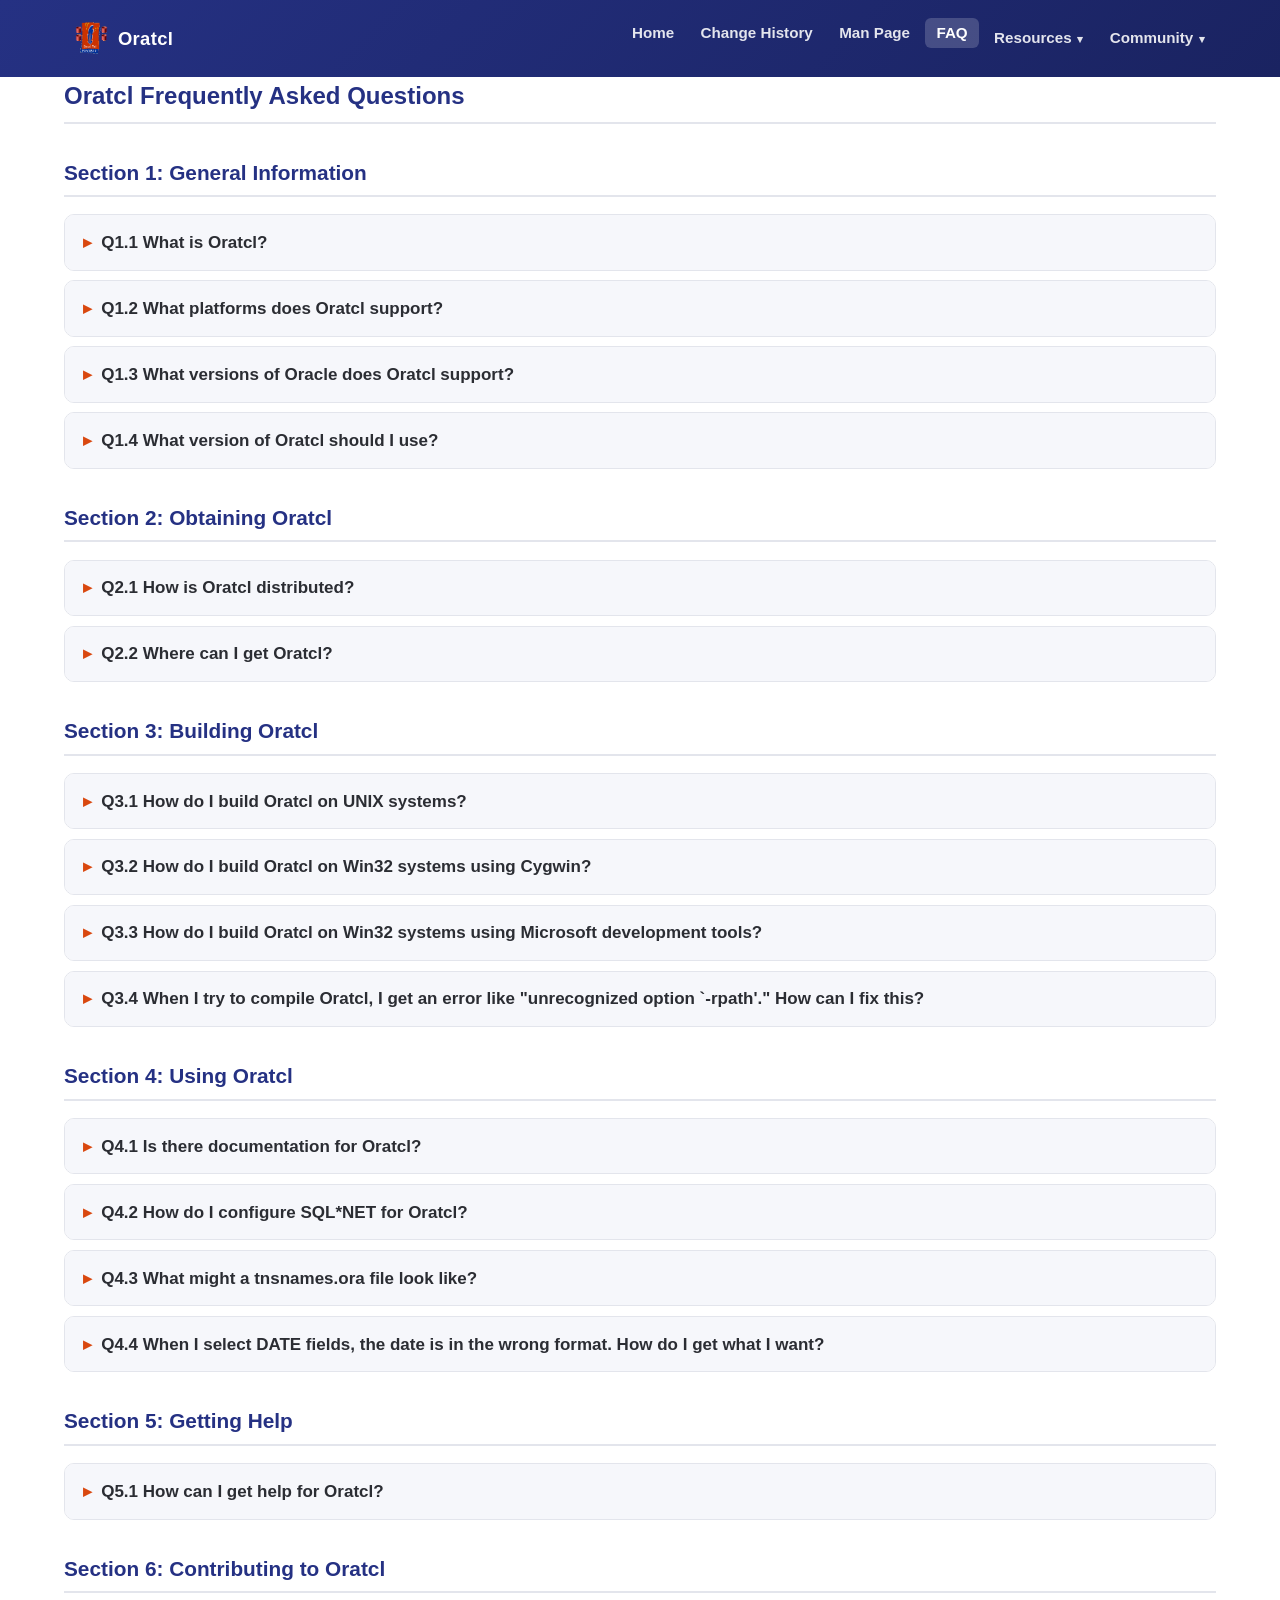
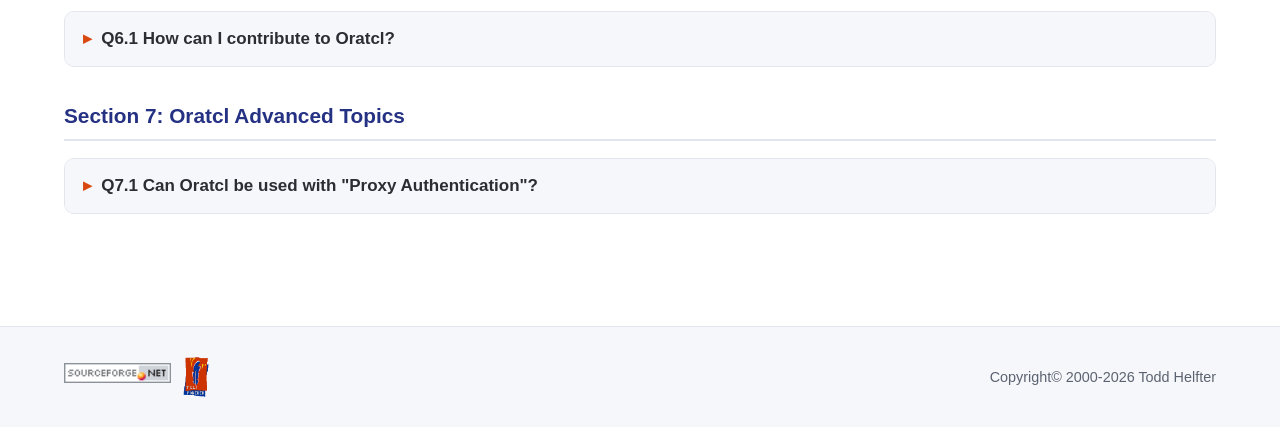
<file: doc/web/FAQ.html>
<!DOCTYPE html>
<html lang="en">
<head>
<meta charset="utf-8" />
<meta name="viewport" content="width=device-width, initial-scale=1" />
<title>Oratcl Frequently Asked Questions</title>
<link rel="shortcut icon" href="images/favicon.ico" type="image/x-icon" />
<link href="css/style.css" rel="stylesheet" type="text/css" />
</head>
<body>

<header class="site-header">
<nav class="site-nav" aria-label="Site">
<a class="brand" href="index.html">
<img src="images/oratcl-powered-logo.gif" alt="" width="40" height="40" />
Oratcl
</a>
<ul>
<li><a href="index.html">Home</a></li>
<li><a href="CHANGELOG.html">Change History</a></li>
<li><a href="oratcl.html">Man Page</a></li>
<li><a href="FAQ.html" aria-current="page">FAQ</a></li>
<li class="has-dropdown">
<details class="dropdown">
<summary>Resources</summary>
<div class="dropdown-panel">
<a href="https://sourceforge.net/projects/oratcl/">Project Page</a>
<a href="./Oratcl_Users_Guide_and_Reference.pdf">User's Guide</a>
<a href="https://sourceforge.net/p/oratcl/_list/tickets">Submit bug</a>
<a href="https://sourceforge.net/p/oratcl/_list/tickets">Submit feature request</a>
<a href="https://sourceforge.net/projects/oratcl/files/oratcl-5.0">Download Oratcl 5.0</a>
<a href="https://sourceforge.net/projects/oratcl/files/">All Downloads</a>
</div>
</details>
</li>
<li class="has-dropdown">
<details class="dropdown">
<summary>Community</summary>
<div class="dropdown-panel">
<a href="https://github.com/toddhelfter/oratcl-sourceforge">GitHub Repository</a>
<a href="http://groups.google.com/group/comp.lang.tcl">Tcl Newsgroup</a>
<a href="https://wiki.tcl-lang.org/">Tcl Wiki</a>
<a href="http://www.tcl.tk">Tcl Developer Xchange</a>
<a href="http://www.nyx.net/~tpoindex/tcl.html">Tom Poindexter</a>
<a href="https://www.hammerdb.com/">HammerDB</a>
</div>
</details>
</li>
</ul>
</nav>
</header>

<div class="page-layout single-column">
<main>

<h1>Oratcl Frequently Asked Questions</h1>

<section class="faq-section">
<h2 id="SEC1">Section 1: General Information</h2>

<details class="faq-item" id="Q1.1">
<summary>Q1.1 What is Oratcl?</summary>
<div class="faq-answer">
<p>
Oratcl is an extension to Tool Command Language (Tcl) that
provides access to a Oracle Database server. Oratcl adds
additional Tcl commands that login to an Oracle Server,
pass SQL code, read results, etc. Oratcl was inspired by
similar tools written for Perl (sybperl, oraperl) but was
written from scratch instead of borrowing on the work of
either Perl extension.
</p>
</div>
</details>

<details class="faq-item" id="Q1.2">
<summary>Q1.2 What platforms does Oratcl support?</summary>
<div class="faq-answer">
<p>
The following is a list of platforms upon which Oratcl has
been successfully deployed:
</p>
<ul>
<li>Solaris 2.6, 7, 8, 9 and 10 *</li>
<li>Windows 9x, NT4, 2000, XP, 2003 *</li>
<li>AIX 4.3 *</li>
<li>HP/UX</li>
<li>RedHat Linux x86: ES3, AS3, ES4, AS4 *</li>
<li>RedHat Linux x86-64: ES3, AS3, ES4, AS4 *</li>
<li>Fedora core: 3, 4</li>
<li>macOS (Apple Silicon and Intel), Windows x64, Linux/WSL2 &mdash; Oratcl 5.0 *</li>
</ul>
<p>
The entries above with asterisks (*) have been tested by the
developers. Other entries have been reported by users,
but unverified by the developers.
</p>
<p>
It is intended that Oratcl work on any platform that
supports both Tcl/Tk and Oracle. If you have difficulties
building and/or running Oratcl, please post a message to
the Oratcl <a href="https://sourceforge.net/p/oratcl/discussion/">Discussion forum</a>.
</p>
</div>
</details>

<details class="faq-item" id="Q1.3">
<summary>Q1.3 What versions of Oracle does Oratcl support?</summary>
<div class="faq-answer">
<p>
The current version of Oratcl (version 5.0) targets Oracle 23c and
is built/tested against Tcl 9, while remaining source-compatible with
Tcl 8.6. Earlier 4.x releases support Oracle 8i through 11gR2 and
work with all versions of the Oracle instant client.
Oratcl (version 3.3) supports older releases
of Oracle that use the older OCI API (i.e. Oracle 8.0.x).
Previous versions supported the Oracle 7 OCI API and
remain available for Oracle 7 users.
</p>
</div>
</details>

<details class="faq-item" id="Q1.4">
<summary>Q1.4 What version of Oratcl should I use?</summary>
<div class="faq-answer">
<p>Please refer to the table below when choosing a version of Oratcl:</p>
<table>
<tr>
<th colspan="2" rowspan="2">&nbsp;</th>
<th colspan="11">Oracle Version</th>
</tr>
<tr>
<th>7.x</th>
<th>8.0.x</th>
<th>8.1+</th>
<th>8.1.7</th>
<th>9i</th>
<th>10g</th>
<th>11g</th>
<th>12c</th>
<th>19c</th>
<th>21c</th>
<th>23c</th>
</tr>
<tr>
<th rowspan="6">Tcl<br>Version</th>
<th align="left">Tcl 7.x</th>
<td>Oratcl 2.6</td>
<td>Oratcl 2.6</td>
<td>Oratcl 2.6</td>
<td>Unknown</td>
<td>Unknown</td>
<td>Unknown</td>
<td>None</td>
<td>None</td>
<td>None</td>
<td>None</td>
<td>None</td>
</tr>
<tr>
<th align="left">Tcl 8.0x</th>
<td>Oratcl 2.6</td>
<td>Oratcl 2.6</td>
<td>Oratcl 2.6</td>
<td>Unknown</td>
<td>Unknown</td>
<td>Unknown</td>
<td>None</td>
<td>None</td>
<td>None</td>
<td>None</td>
<td>None</td>
</tr>
<tr>
<th align="left">Tcl 8.1-8.2</th>
<td>Oratcl 2.7</td>
<td>Oratcl 3.0.1</td>
<td>Oratcl 3.0.1</td>
<td>Unknown</td>
<td>Unknown</td>
<td>Unknown</td>
<td>None</td>
<td>None</td>
<td>None</td>
<td>None</td>
<td>None</td>
</tr>
<tr>
<th align="left">Tcl 8.3</th>
<td>Unknown</td>
<td>Oratcl 3.3</td>
<td><b>Oratcl 4.4</b></td>
<td><b>Oratcl 4.4</b></td>
<td><b>Oratcl 4.4</b></td>
<td><b>Oratcl 4.4</b></td>
<td><b>Oratcl 4.4</b></td>
<td>None</td>
<td>None</td>
<td>None</td>
<td>None</td>
</tr>
<tr>
<th align="left">Tcl 8.4-8.6</th>
<td>Unknown</td>
<td>Oratcl 3.3</td>
<td><b>Oratcl 4.4</b></td>
<td><b>Oratcl 4.4</b></td>
<td><b>Oratcl 4.4</b></td>
<td><b>Oratcl 4.5</b></td>
<td><b>Oratcl 4.5</b></td>
<td><b>Oratcl 4.6</b></td>
<td><b>Oratcl 4.6</b></td>
<td><b>Oratcl 4.6</b></td>
<td><b>Oratcl 5.0</b></td>
</tr>
<tr>
<th align="left">Tcl 9</th>
<td>None</td>
<td>None</td>
<td>None</td>
<td>None</td>
<td>None</td>
<td>Unknown</td>
<td>Unknown</td>
<td>Unknown</td>
<td>Unknown</td>
<td>Unknown</td>
<td><b>Oratcl 5.0</b></td>
</tr>
</table>
</div>
</details>

</section>

<section class="faq-section">
<h2 id="SEC2">Section 2: Obtaining Oratcl</h2>

<details class="faq-item" id="Q2.1">
<summary>Q2.1 How is Oratcl distributed?</summary>
<div class="faq-answer">
<p>
Current versions of Oratcl are distributed in source code
form for all supported platforms (in tar/gzip format), and as
prebuilt binaries for macOS and Windows (zip format).
</p>
<p>Older versions of Oratcl will be available as long as there is demand.</p>
</div>
</details>

<details class="faq-item" id="Q2.2">
<summary>Q2.2 Where can I get Oratcl?</summary>
<div class="faq-answer">
<p>
Source and binary distributions are on the
<a href="https://sourceforge.net/projects/oratcl/files/">SourceForge Files page</a>,
and releases are also published on
<a href="https://github.com/toddhelfter/oratcl-sourceforge/releases">GitHub</a>,
which now hosts the primary source repository.
</p>
<p>
The current development source is maintained in git and available on
<a href="https://github.com/toddhelfter/oratcl-sourceforge">GitHub</a>
(the project's old CVS repository has been retired).
</p>
</div>
</details>

</section>

<section class="faq-section">
<h2 id="SEC3">Section 3: Building Oratcl</h2>

<details class="faq-item" id="Q3.1">
<summary>Q3.1 How do I build Oratcl on UNIX systems?</summary>
<div class="faq-answer">
<p>
Oratcl uses the <b>GNU autoconf</b> automatic configuration
system to create Makefiles appropriate for your Tcl and Oracle
installations. Building Oratcl is often as simple as:
</p>
<pre>cd {oratcl source directory}
./configure --prefix=/path_to_installed_tcl
make &amp;&amp; make install</pre>
<p>
More specific instructions can be found in the
<tt>oratcl/INSTALL</tt> file included with the source distribution.
</p>
</div>
</details>

<details class="faq-item" id="Q3.2">
<summary>Q3.2 How do I build Oratcl on Win32 systems using Cygwin?</summary>
<div class="faq-answer">
<p>
The <b>GNU autoconf</b> system is known to work for
building and installing Oratcl for Cygwin environments.
However, you must have installed Tcl/Tk by building it
in the Cygwin environment for the Oratcl build to succeed.
</p>
<p>
The Oratcl objects built in the Cygwin environment will
work with <i>either</i> a Cygwin Tcl/Tk or a standard
Win32 Tcl/Tk installation.
</p>
<p>
Instructions for building Oratcl in a Cygwin environment
are the same as for any other environment. For 5.0, the
mingw-w64 cross-compile path (see the Users Guide) is the
recommended/verified approach instead.
</p>
</div>
</details>

<details class="faq-item" id="Q3.3">
<summary>Q3.3 How do I build Oratcl on Win32 systems using Microsoft development tools?</summary>
<div class="faq-answer">
<p>
Historically, makefiles for <i>Microsoft Developer's Studio</i>
were provided in an <tt>oratcl/windows</tt> directory. As of 5.0,
the verified Windows path is cross-compiling with the free
mingw-w64 toolchain (no MSVC or Oracle SDK required) &mdash; see
the Users Guide's "MS Windows" section for the current recipe.
</p>
</div>
</details>

<details class="faq-item" id="Q3.4">
<summary>Q3.4 When I try to compile Oratcl, I get an error like "unrecognized option `-rpath'." How can I fix this?</summary>
<div class="faq-answer">
<p>
This error seems to occur on systems where the
<tt>gcc</tt> compiler is installed as "<tt>cc</tt>", like
Linux. The solution is to set the environment variable
<tt>CC</tt> to "<tt>gcc</tt>" before running
<tt>configure</tt>. For example, from the <tt>unix</tt>
directory in the Oratcl source tree:
</p>
<pre>env CC="gcc" ../configure --prefix=/path/to/install</pre>
</div>
</details>

</section>

<section class="faq-section">
<h2 id="SEC4">Section 4: Using Oratcl</h2>

<details class="faq-item" id="Q4.1">
<summary>Q4.1 Is there documentation for Oratcl?</summary>
<div class="faq-answer">
<p>
The current Oratcl distribution includes a manual page in
both HTML and nroff formats. You can find the manual
pages in the <tt>oratcl/doc</tt> directory, or installed
in <tt><i>prefix</i>/man/mann</tt> on UNIX systems.
</p>
<p>
The manual page is also available on-line as the
<a href="oratcl.html">Oratcl Manual page</a> right here on this site, along
with the full <a href="./Oratcl_Users_Guide_and_Reference.pdf">Oratcl User's Guide and Reference</a>.
</p>
</div>
</details>

<details class="faq-item" id="Q4.2">
<summary>Q4.2 How do I configure SQL*NET for Oratcl?</summary>
<div class="faq-answer">
<p>
Oratcl requires no special configuration to connect with a
database other than a valid Oracle client install on the local
server.
</p>
<p>
Recent versions of Oratcl are not linked with Oracle
libraries at build time. Oratcl will dynamically load
the oracle client libraries found at $ORACLE_HOME/lib or
using the environment variable ORACLE_LIBRARY to
override the $ORACLE_HOME/lib. This ORACLE_LIBRARY variable
is most useful with the Instant Client.
</p>
</div>
</details>

<details class="faq-item" id="Q4.3">
<summary>Q4.3 What might a tnsnames.ora file look like?</summary>
<div class="faq-answer">
<p>
The SQL*NET configuration for a database connection may be
very complex, and is outside the scope of this document.
However, at its simplest, a <tt>tnsnames.ora</tt> file
may resemble this for TCP/IP connected databases:
</p>
<pre>mydb =
  (DESCRIPTION =
    (ADDRESS_LIST =
        (ADDRESS =
          (PROTOCOL = TCP)
          (HOST = mydbhost.domain.com)
          (PORT = 1521)
        )
    )
    (CONNECT_DATA =
      (SID = db)
    )
  )</pre>
<p>
In this case, the connect string given to
<tt>oralogon</tt> should resemble
<tt>"username/password@mydb"</tt>.
</p>
<p>
Please note that the database alias ("mydb") need not be
the same as the SID ("db"), but you must use the alias in
the connect string. Also, Net8 introduced some new syntax
and features and you may find that your configuration
files look quite different than this stripped-down example.
</p>
</div>
</details>

<details class="faq-item" id="Q4.4">
<summary>Q4.4 When I select DATE fields, the date is in the wrong format. How do I get what I want?</summary>
<div class="faq-answer">
<p>
Whenever a DATE field is selected, the database does an
implicit TO_CHAR() conversion to change the data from the
internal date format into something recognizable as a
date. The actual format used in the TO_CHAR() operation
is defined by the NLS_DATE_FORMAT session parameter, which
may default to something like 'DD-MON-YYYY' rather than
what you want.
</p>
<p>
To get the DATE information in the format you want, you
can either set the NLS_DATE_FORMAT on a per-session basis,
alter the NLS_DATE_FORMAT system-wide by editing the
<tt>init.ora</tt> file, or request an explicit TO_CHAR()
whenever you select a DATE. Usually, the first method is
the easiest when you want all dates to appear in the same
format to the Tcl program.
</p>
<p>Below is an example of setting NLS_DATE_FORMAT on a per-session basis:</p>
<pre># oralogon, oraopen, etc. happen above
oraparse $cur {alter session set nls_date_format='DD-MON-YYYY'}
oraexec $cur
oraparse $cur {select sysdate from dual}
oraexec $cur
while {[orafetch $cur -datavariable now] == 0} {
	puts $now
}

oraparse $cur {alter session set nls_date_format='DD-MON-YYYY HH:MI:SS'}
oraexec $cur
oraparse $cur {select sysdate from dual}
oraexec $cur
while {[orafetch $cur -datavariable now] == 0} {
	puts $now
}</pre>
</div>
</details>

</section>

<section class="faq-section">
<h2 id="SEC5">Section 5: Getting Help</h2>

<details class="faq-item" id="Q5.1">
<summary>Q5.1 How can I get help for Oratcl?</summary>
<div class="faq-answer">
<p>
The Oratcl developers monitor the
<a href="https://sourceforge.net/p/oratcl/discussion/">SourceForge Discussion forum</a>
and <a href="https://github.com/toddhelfter/oratcl-sourceforge/issues">GitHub Issues</a>
as time permits.
</p>
<p>
You may also submit questions and/or concerns to
<a href="mailto:thelfter@gmail.com">Todd Helfter</a>
(Oratcl developer/maintainer). We will try to respond in a timely manner.
</p>
</div>
</details>

</section>

<section class="faq-section">
<h2 id="SEC6">Section 6: Contributing to Oratcl</h2>

<details class="faq-item" id="Q6.1">
<summary>Q6.1 How can I contribute to Oratcl?</summary>
<div class="faq-answer">
<p>
The Oratcl developers welcome problem reports, feature suggestions,
and especially patches from anyone that would like to contribute
to the furtherment of the project. Below are some links that allow
the developers to keep track of these things:
</p>
<ul>
<li><a href="https://sourceforge.net/p/oratcl/_list/tickets">SourceForge Tickets</a></li>
<li><a href="https://github.com/toddhelfter/oratcl-sourceforge/issues">GitHub Issues</a></li>
<li><a href="https://github.com/toddhelfter/oratcl-sourceforge/pulls">GitHub Pull Requests</a></li>
<li><a href="https://sourceforge.net/p/oratcl/discussion/">Oratcl Discussion</a></li>
</ul>
<p>
Please be sure to include a complete description of the
computing environment you are using and any necessary
contact information with your Bug Reports. Patch submitters,
please include the information we'll need to credit you properly!
</p>
</div>
</details>

</section>

<section class="faq-section">
<h2 id="SEC7">Section 7: Oratcl Advanced Topics</h2>

<details class="faq-item" id="Q7.1">
<summary>Q7.1 Can Oratcl be used with "Proxy Authentication"?</summary>
<div class="faq-answer">
<p>
The oralogon command can be used to Proxy Authenticate, but the
square brackets have to be escaped to prevent Tcl from evaluating them.
</p>
<pre>oralogon user1\[user2\]/password@db</pre>
</div>
</details>

</section>

</main>
</div>

<footer class="site-footer">
<div class="footer-inner">
<div class="badges">
<a href="https://sourceforge.net/"><img src="images/sourceforge.png" alt="SourceForge" height="20" /></a>
<img src="images/tclp.gif" alt="Tcl Powered" height="40" />
</div>
<p class="copyright">Copyright&copy; 2000-2026 Todd Helfter</p>
</div>
</footer>

</body>
</html>
</file>
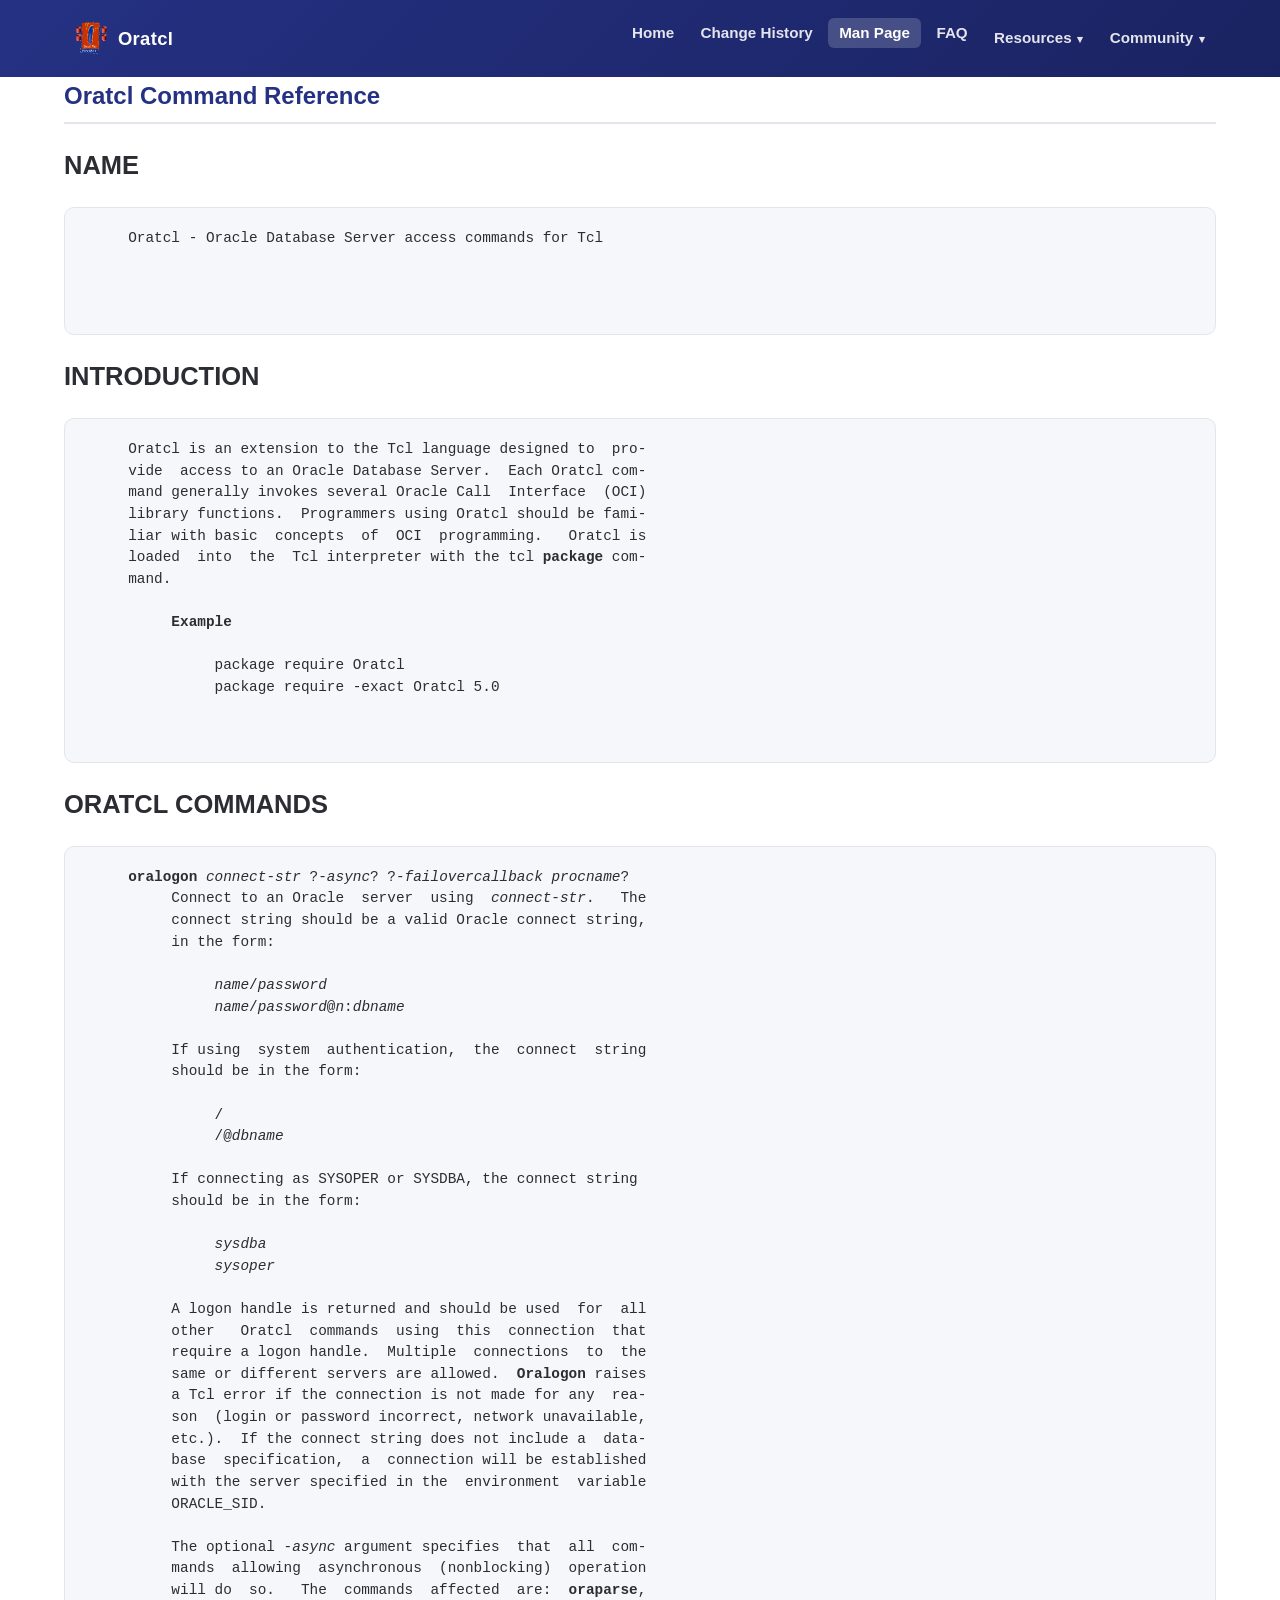
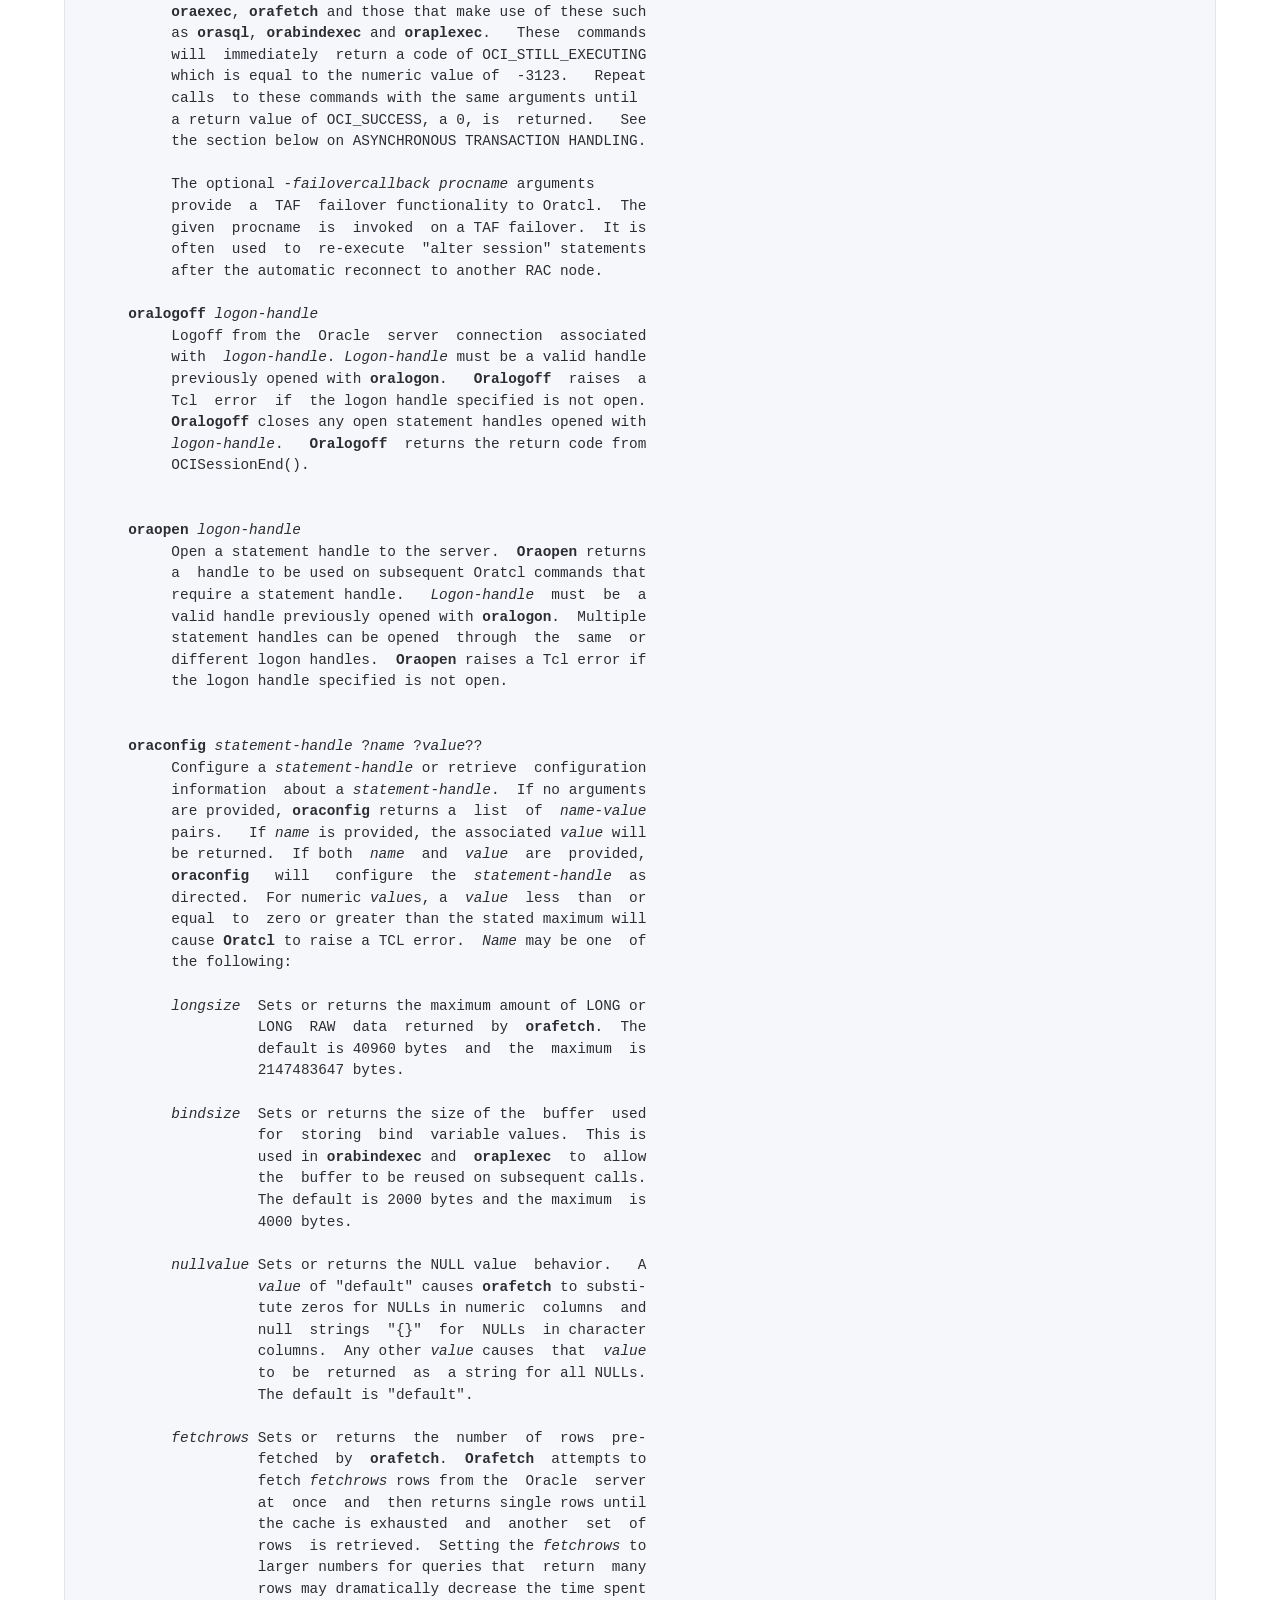
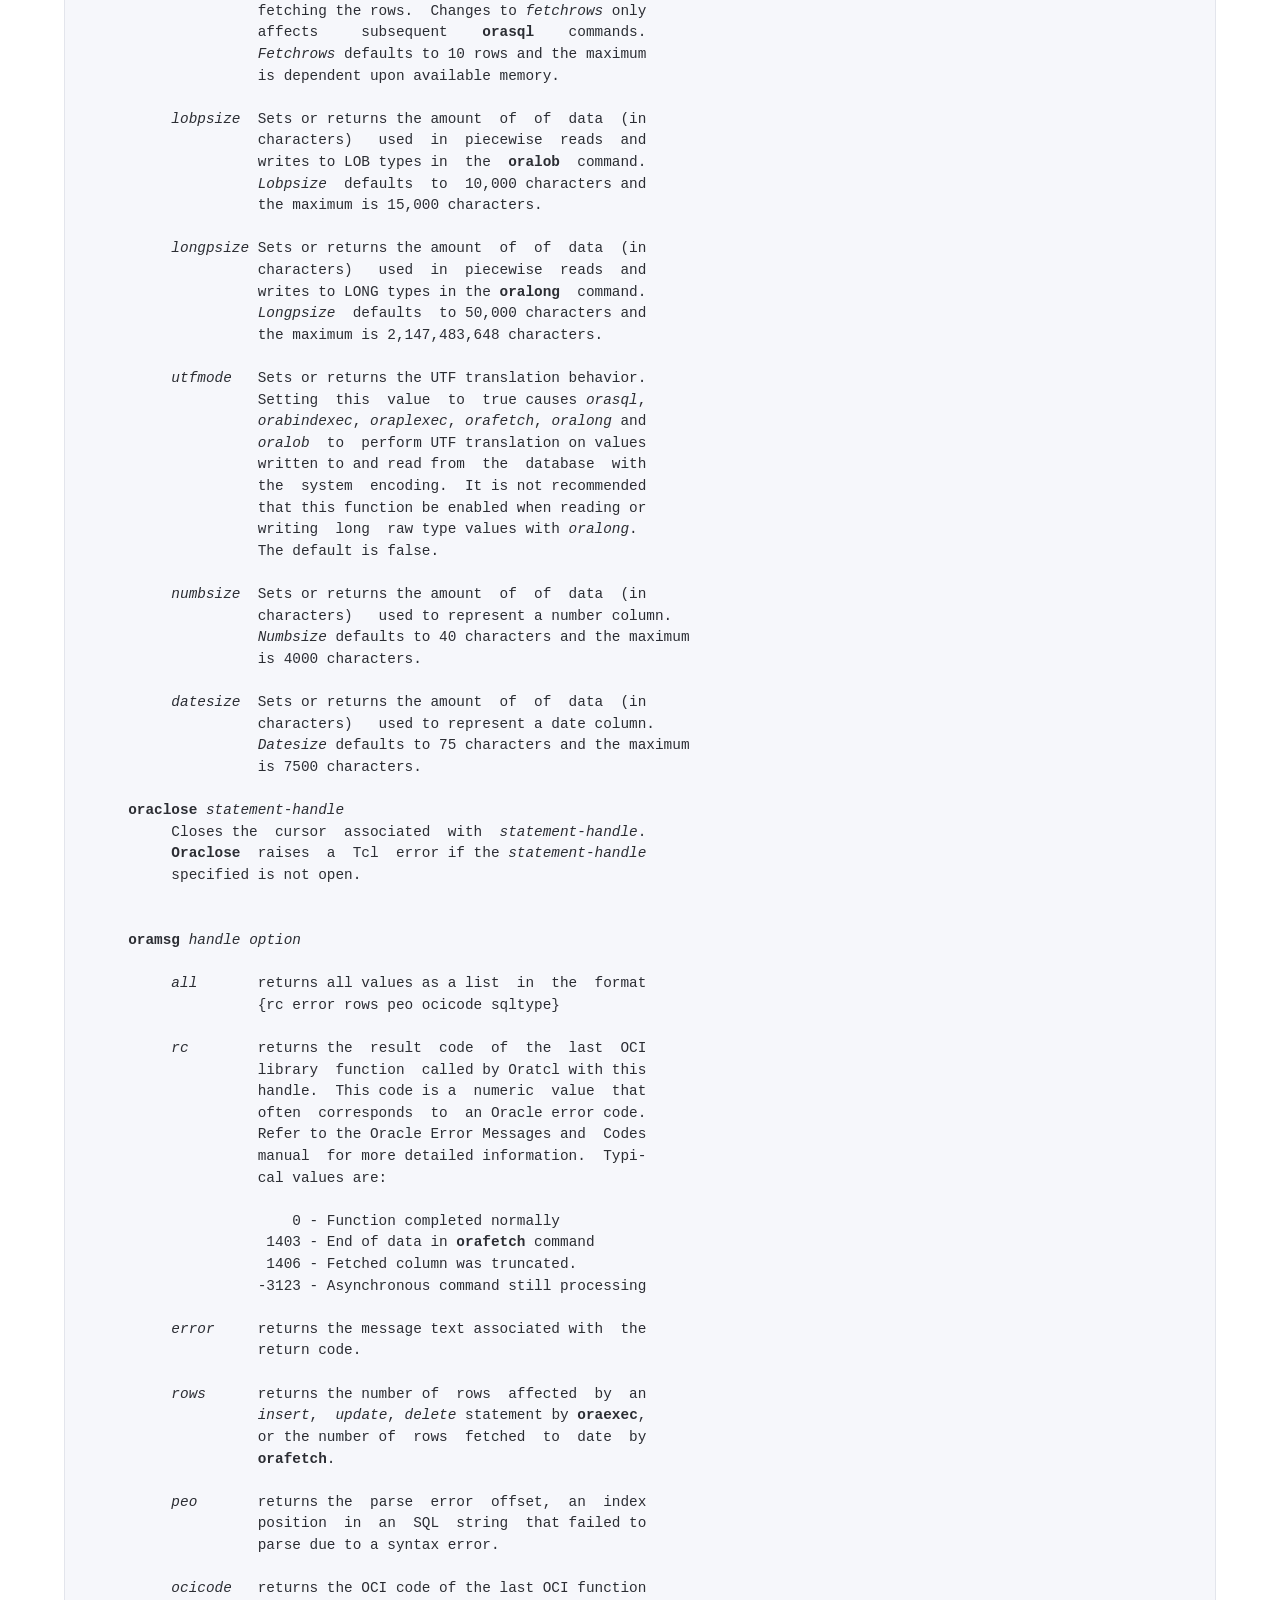
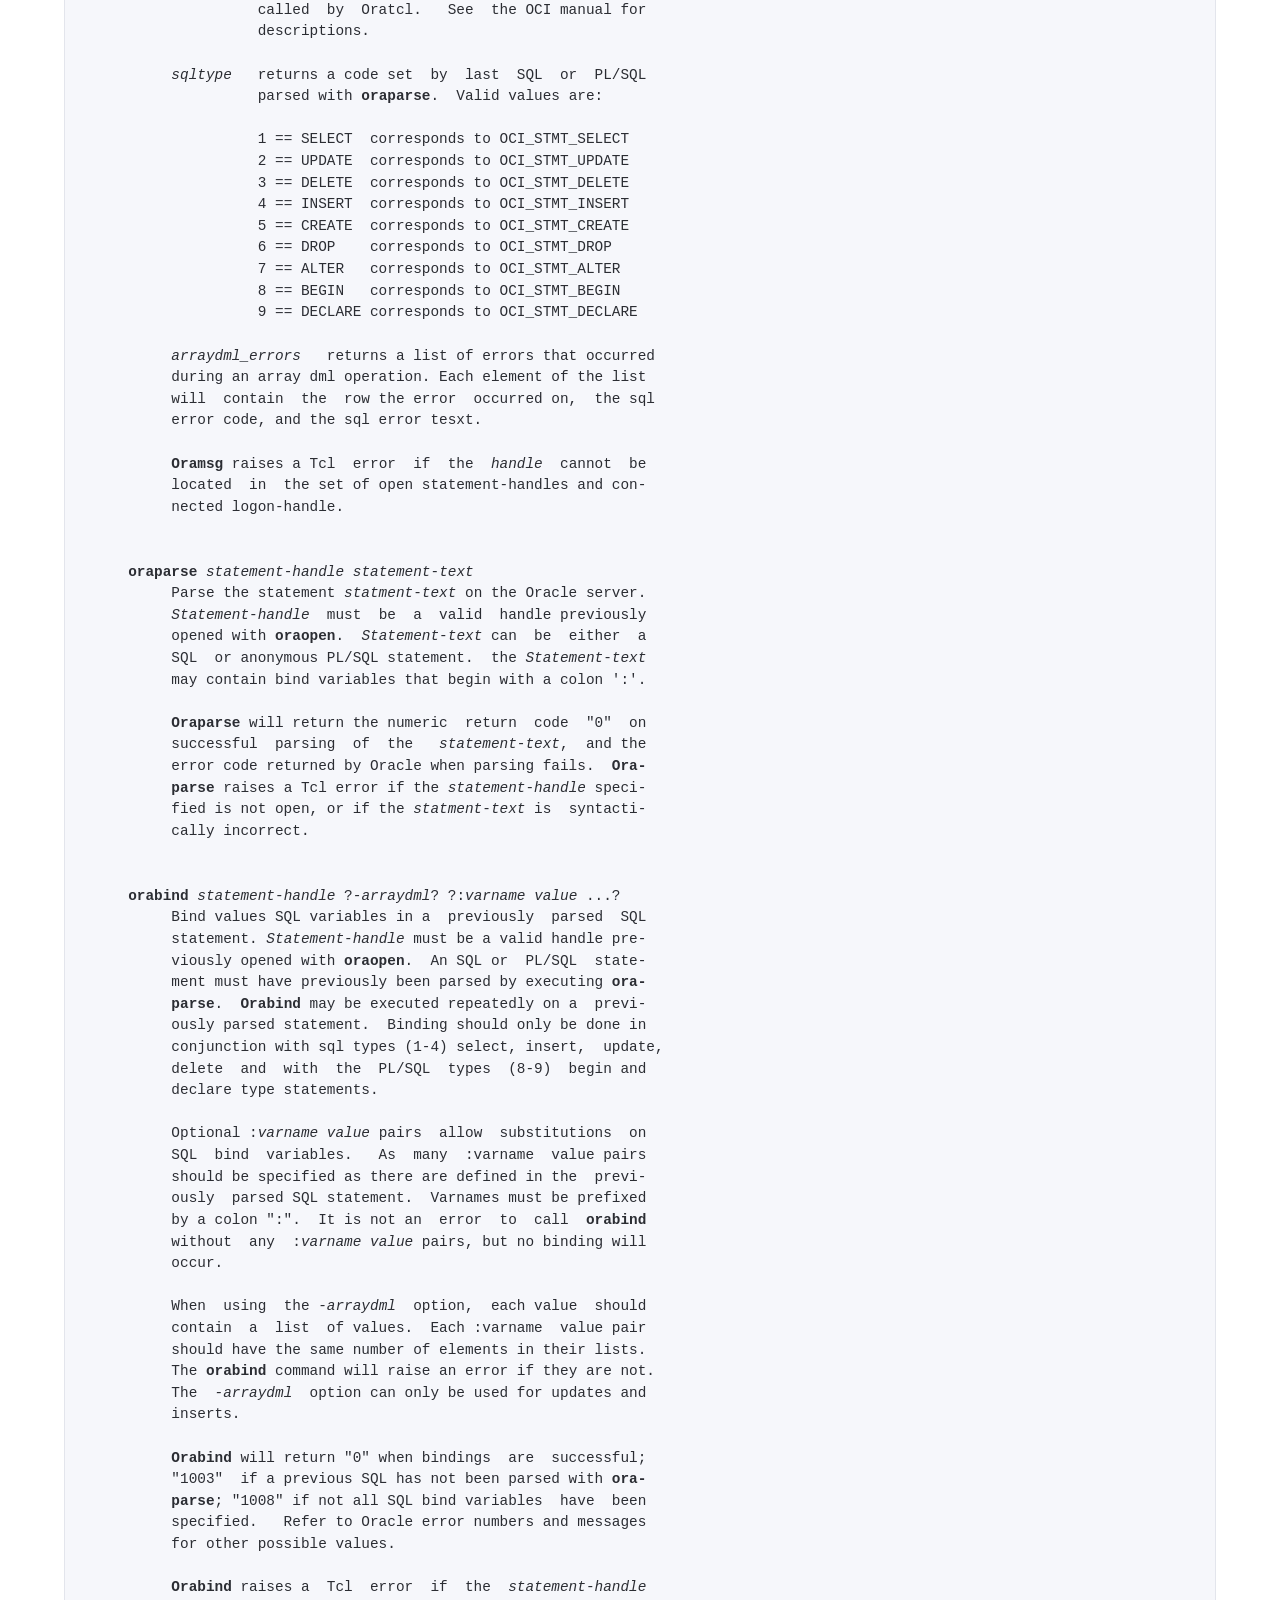
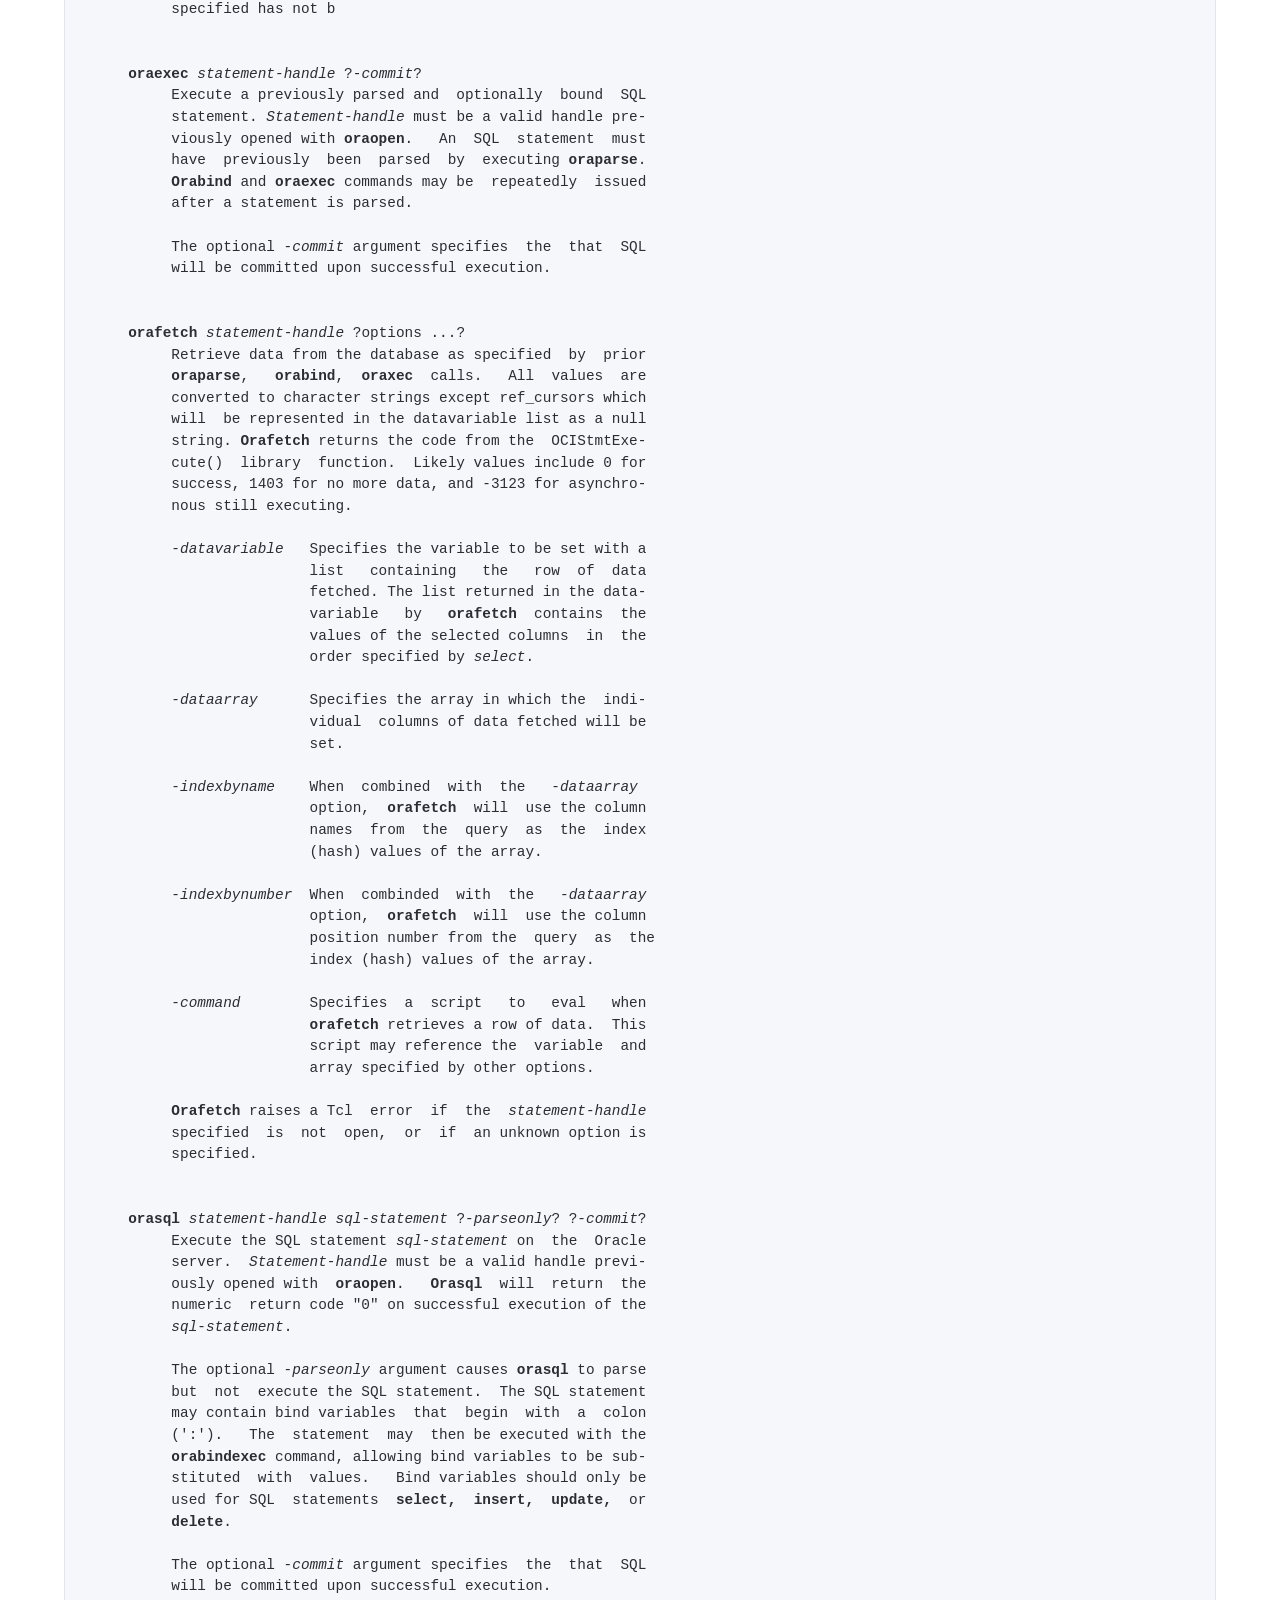
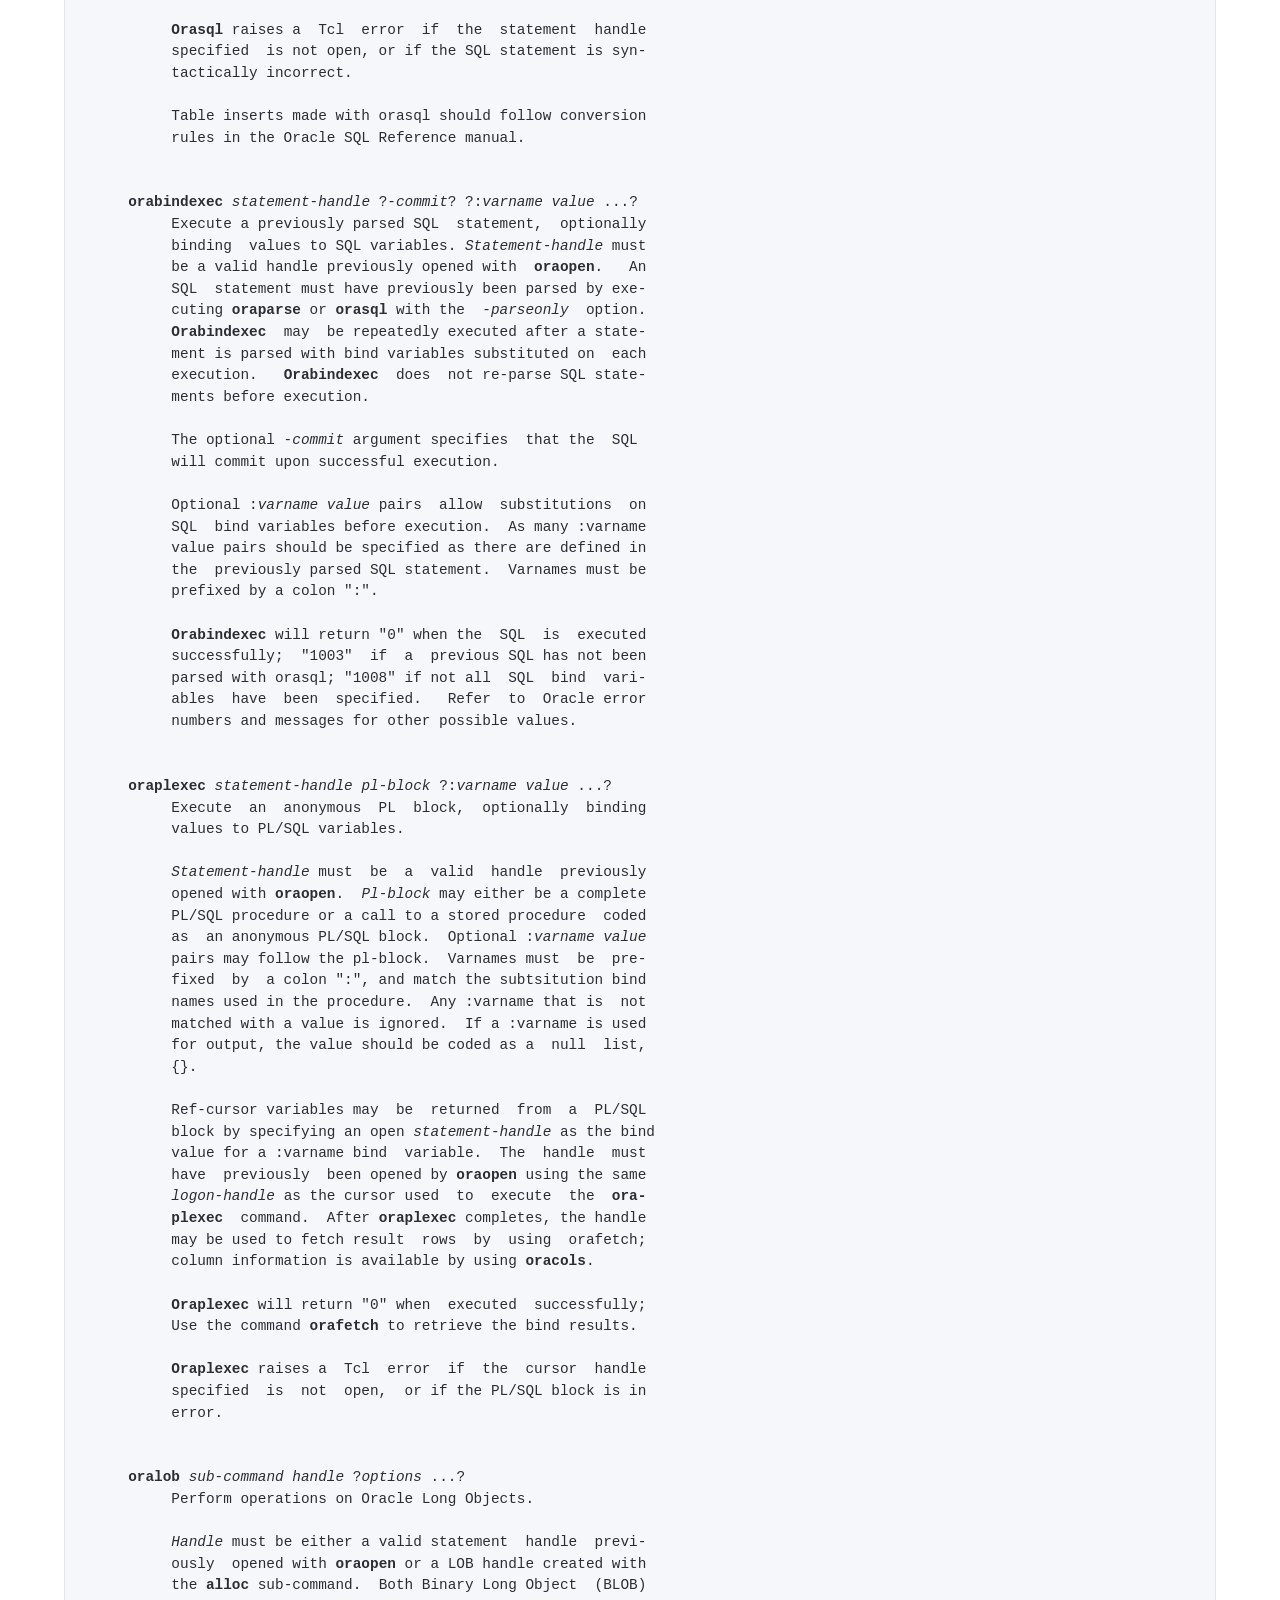
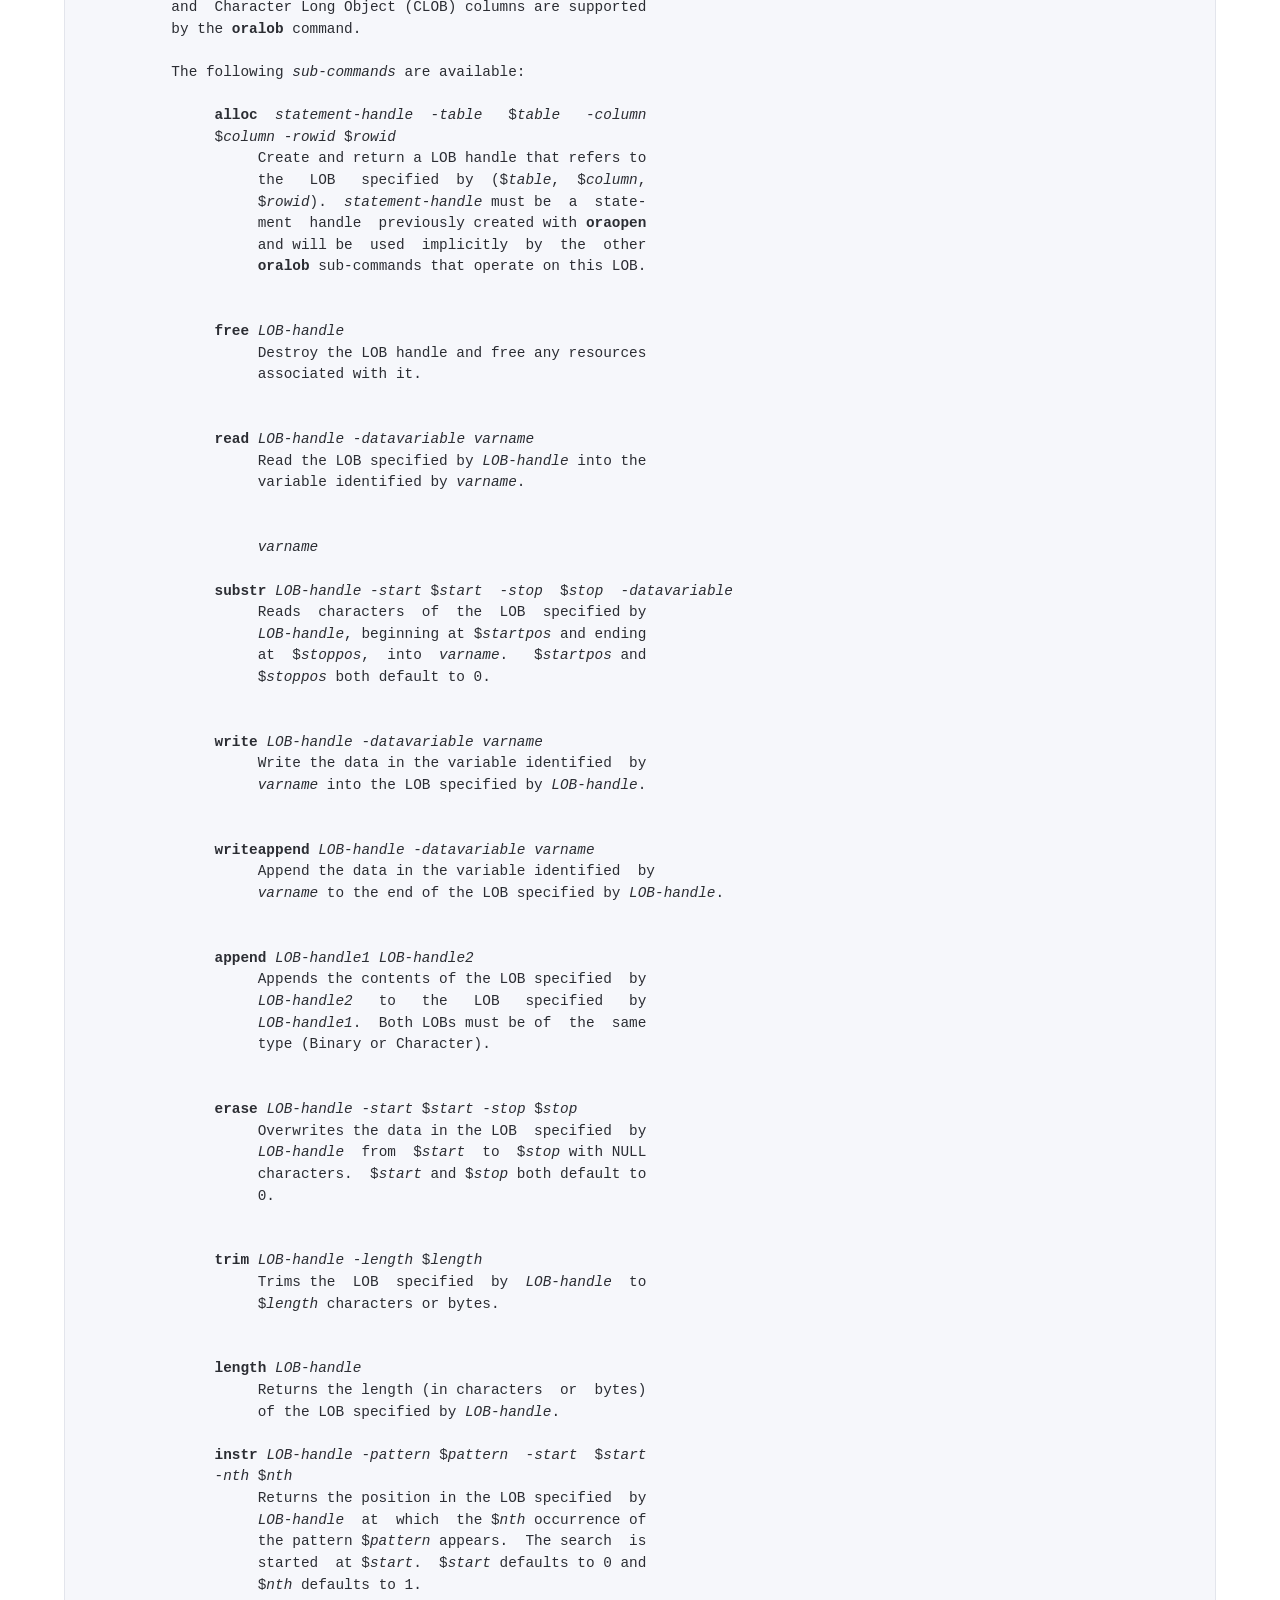
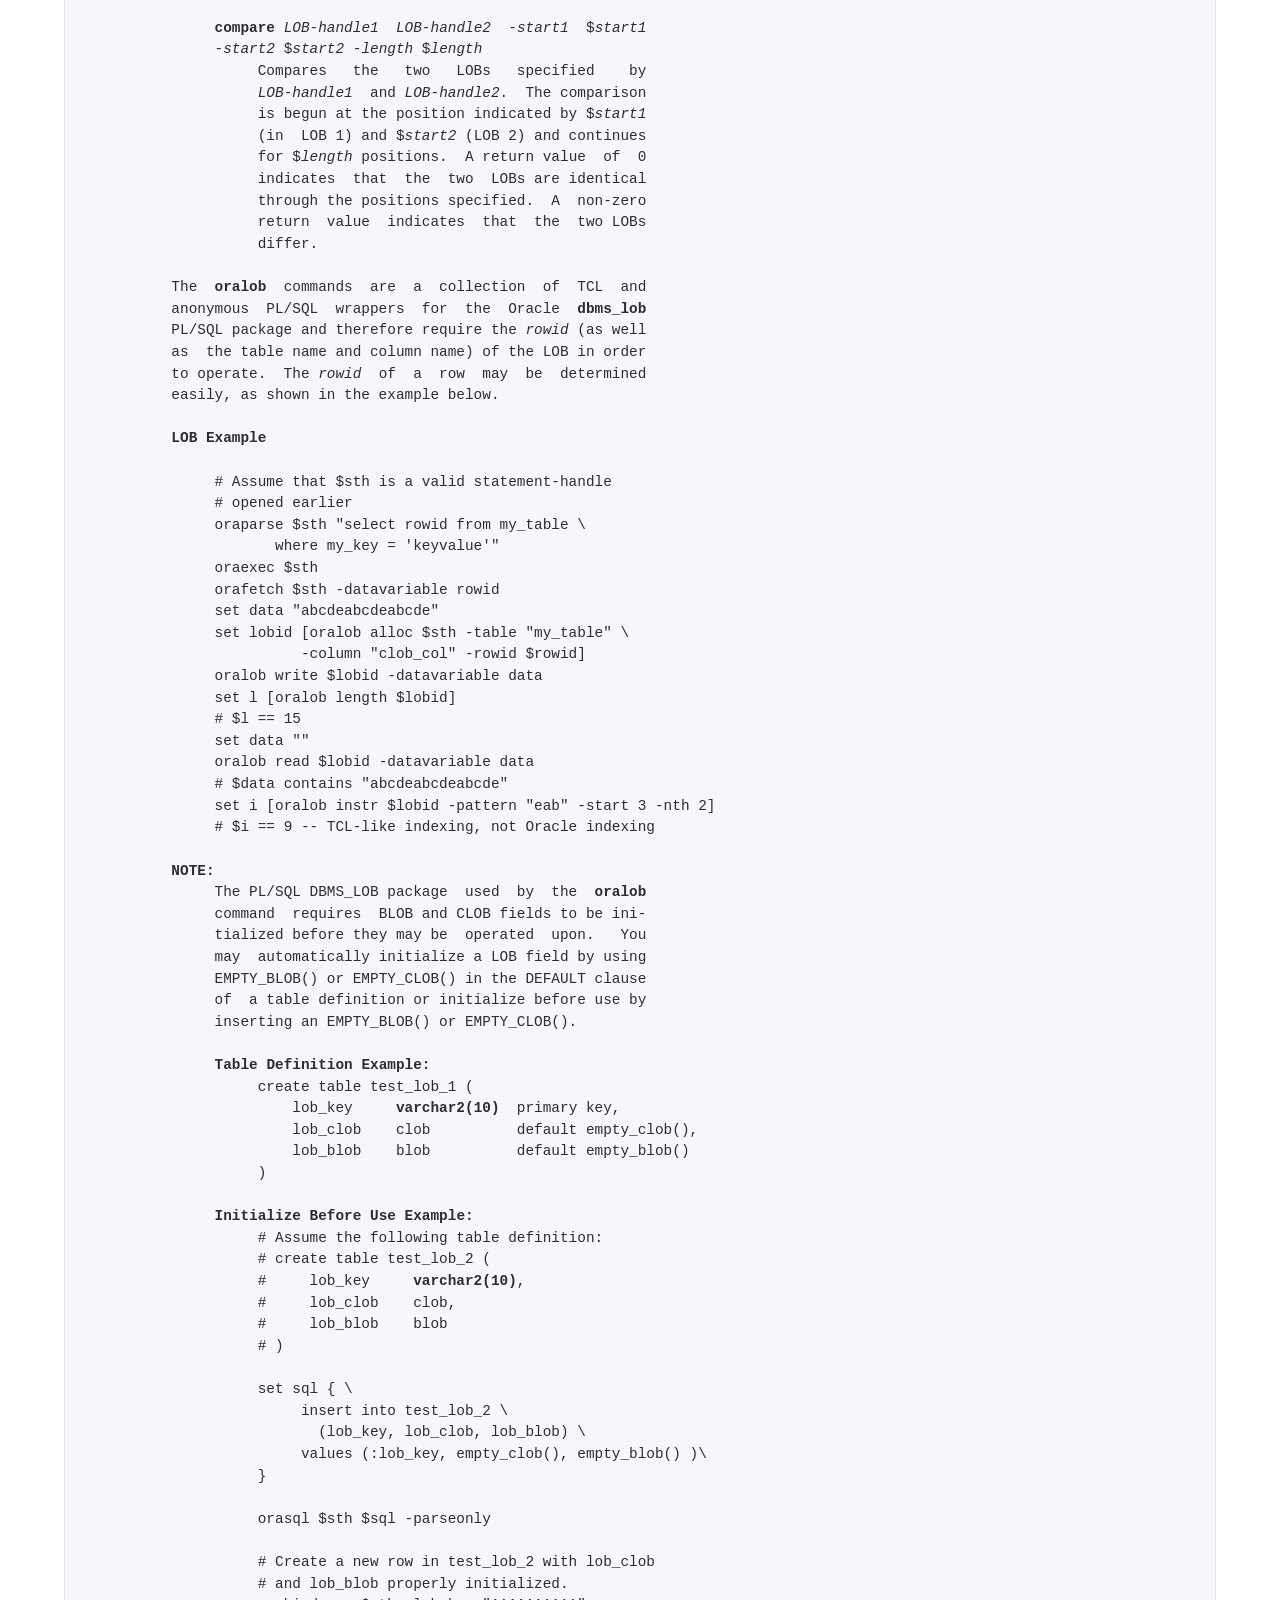
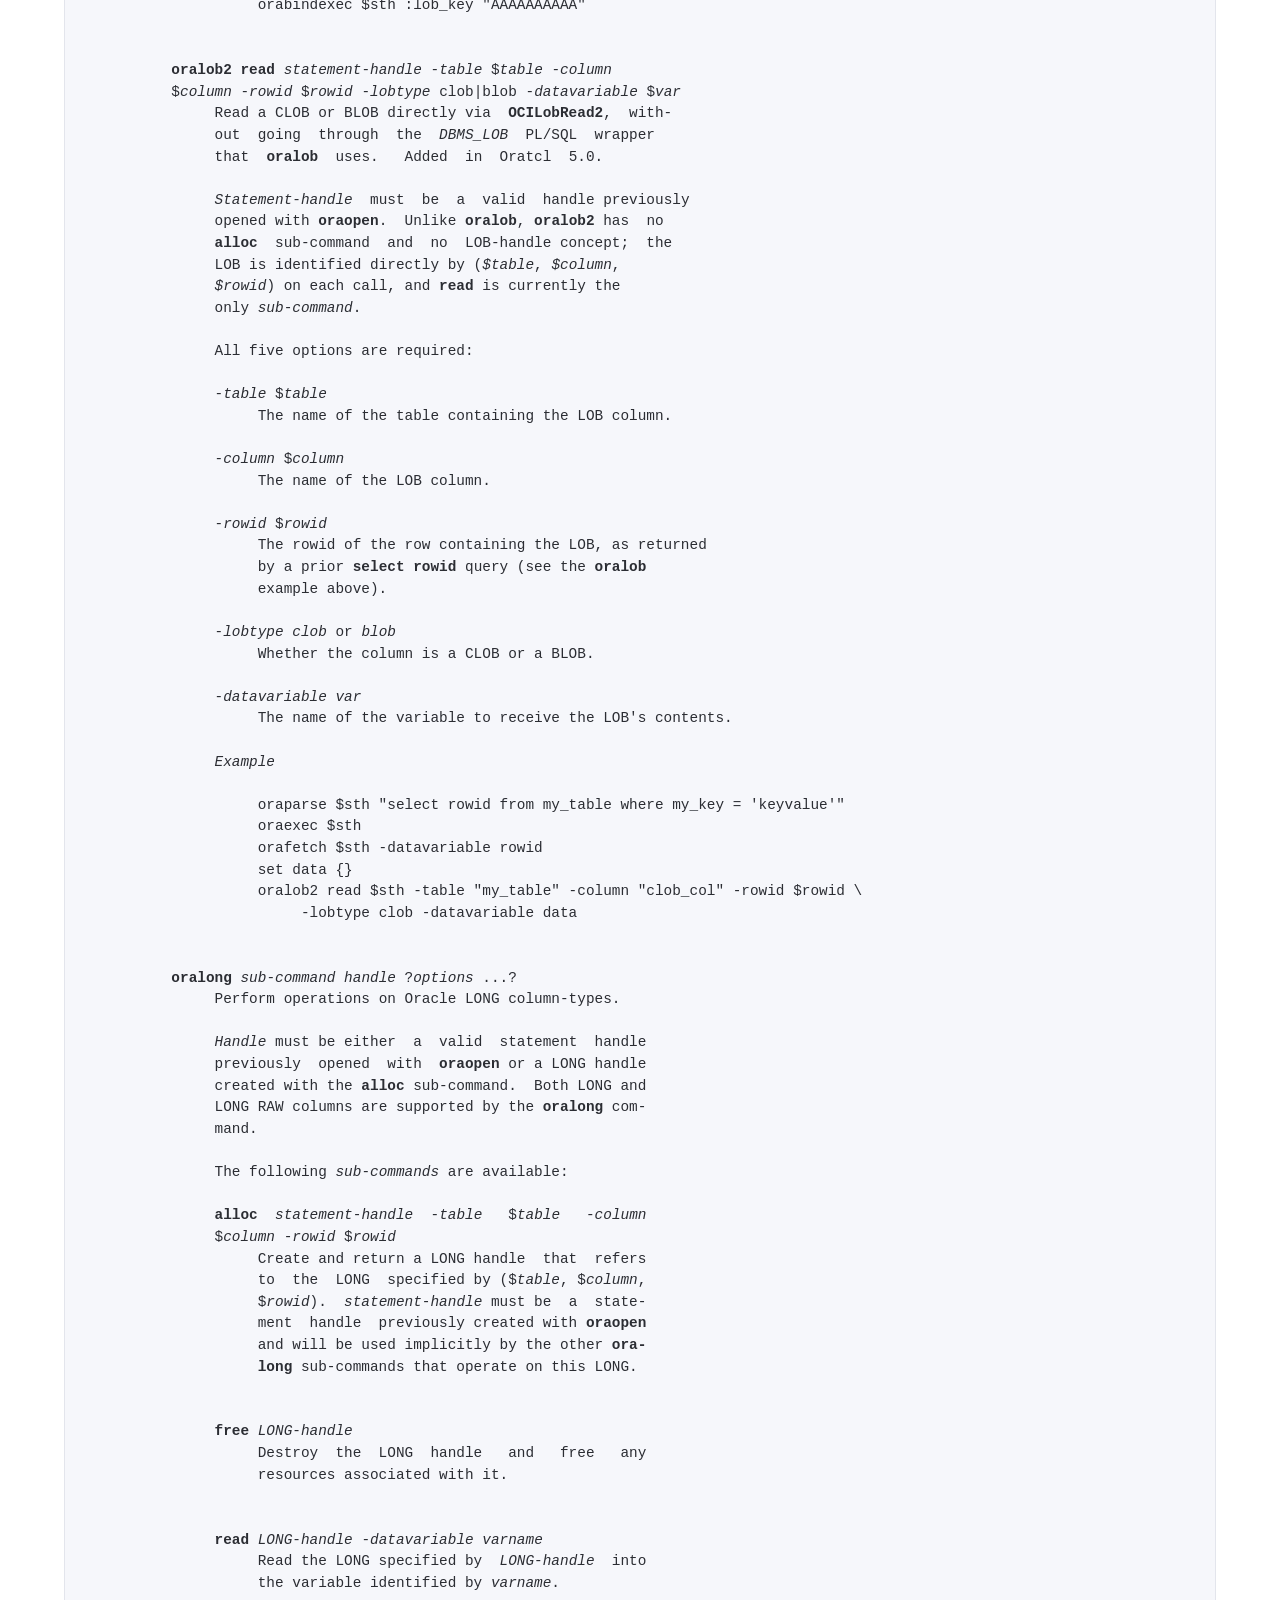
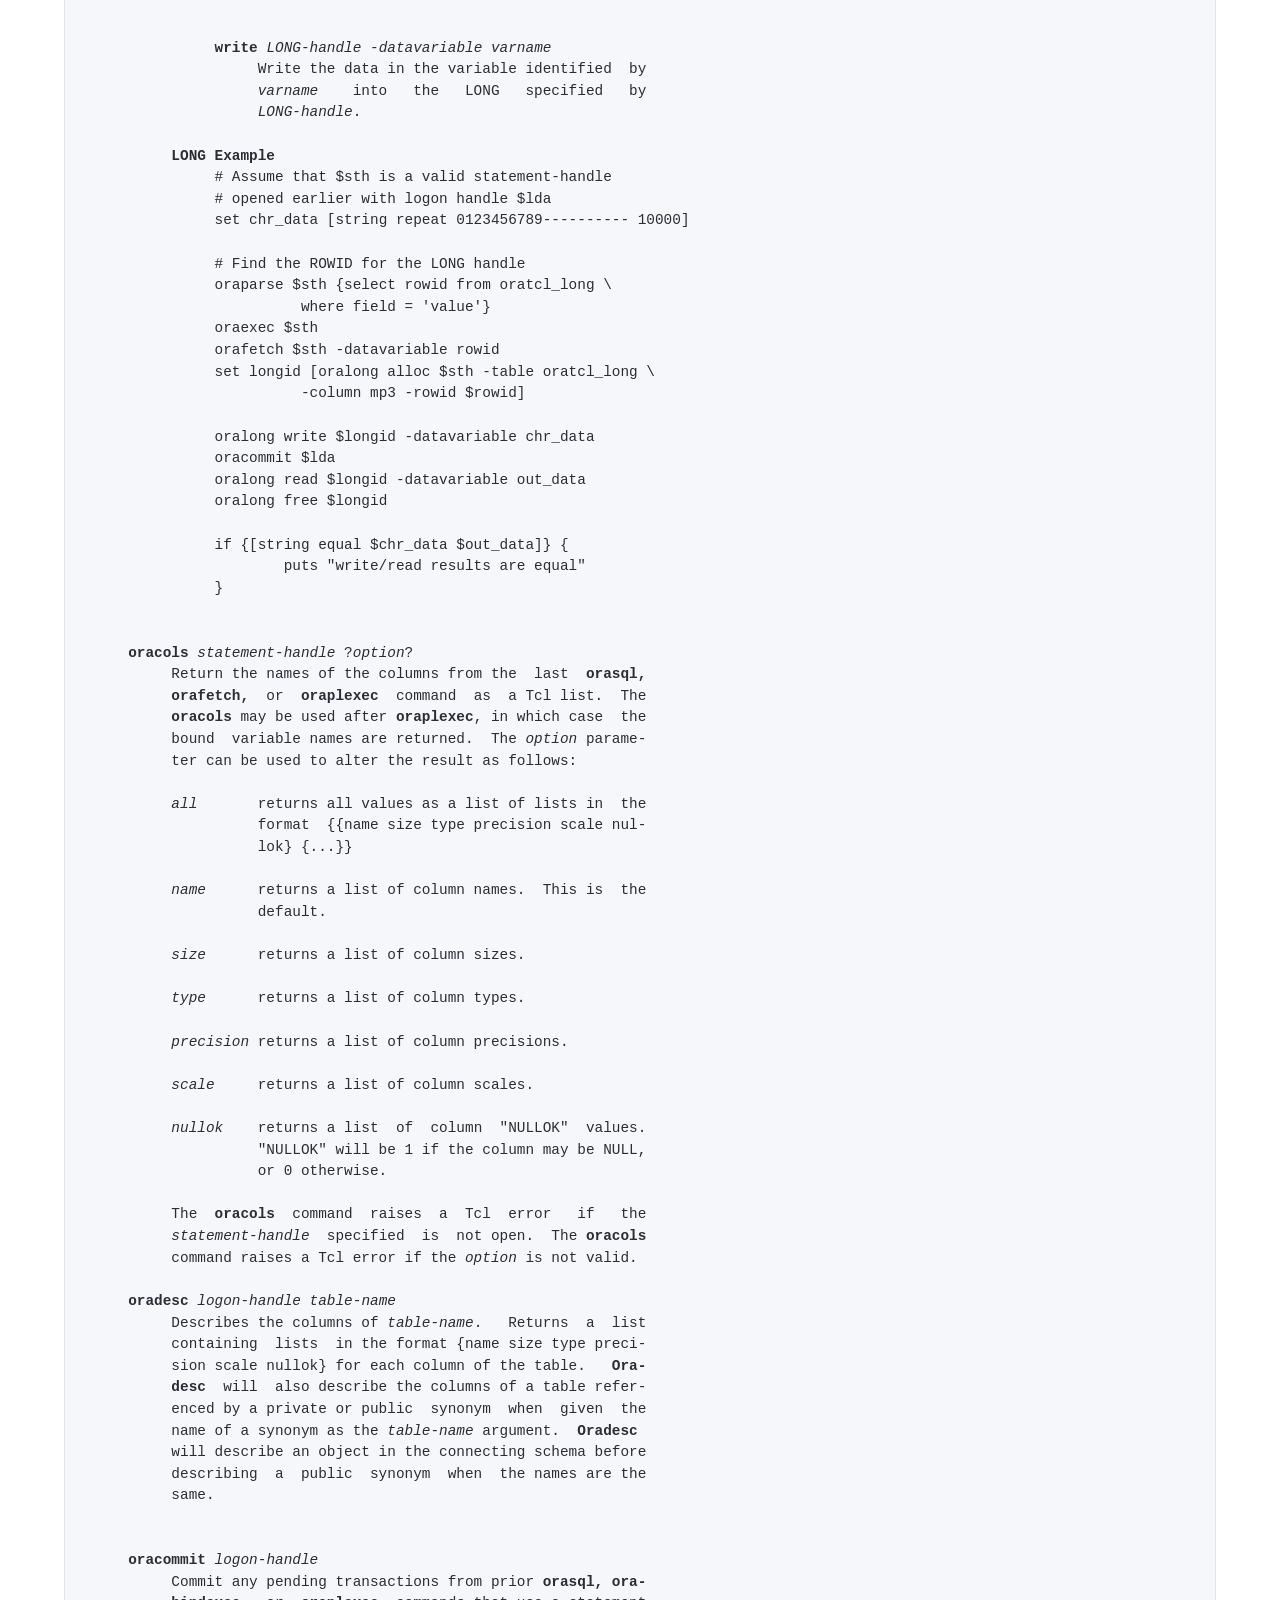
<file: doc/web/oratcl.html>
<!DOCTYPE html>
<html lang="en">
<head>
<meta charset="utf-8" />
<meta name="viewport" content="width=device-width, initial-scale=1" />
<title>Oratcl Man Page</title>
<link rel="shortcut icon" href="images/favicon.ico" type="image/x-icon" />
<link href="css/style.css" rel="stylesheet" type="text/css" />
</head>
<body>

<header class="site-header">
<nav class="site-nav" aria-label="Site">
<a class="brand" href="index.html">
<img src="images/oratcl-powered-logo.gif" alt="" width="40" height="40" />
Oratcl
</a>
<ul>
<li><a href="index.html">Home</a></li>
<li><a href="CHANGELOG.html">Change History</a></li>
<li><a href="oratcl.html" aria-current="page">Man Page</a></li>
<li><a href="FAQ.html">FAQ</a></li>
<li class="has-dropdown">
<details class="dropdown">
<summary>Resources</summary>
<div class="dropdown-panel">
<a href="https://sourceforge.net/projects/oratcl/">Project Page</a>
<a href="./Oratcl_Users_Guide_and_Reference.pdf">User's Guide</a>
<a href="https://sourceforge.net/p/oratcl/_list/tickets">Submit bug</a>
<a href="https://sourceforge.net/p/oratcl/_list/tickets">Submit feature request</a>
<a href="https://sourceforge.net/projects/oratcl/files/oratcl-5.0">Download Oratcl 5.0</a>
<a href="https://sourceforge.net/projects/oratcl/files/">All Downloads</a>
</div>
</details>
</li>
<li class="has-dropdown">
<details class="dropdown">
<summary>Community</summary>
<div class="dropdown-panel">
<a href="https://github.com/toddhelfter/oratcl-sourceforge">GitHub Repository</a>
<a href="http://groups.google.com/group/comp.lang.tcl">Tcl Newsgroup</a>
<a href="https://wiki.tcl-lang.org/">Tcl Wiki</a>
<a href="http://www.tcl.tk">Tcl Developer Xchange</a>
<a href="http://www.nyx.net/~tpoindex/tcl.html">Tom Poindexter</a>
<a href="https://www.hammerdb.com/">HammerDB</a>
</div>
</details>
</li>
</ul>
</nav>
</header>

<div class="page-layout single-column">
<main>
<h1>Oratcl Command Reference</h1>
<H2>NAME</H2><PRE>
     Oratcl - Oracle Database Server access commands for Tcl



</PRE>
<H2>INTRODUCTION</H2><PRE>
     Oratcl is an extension to the Tcl language designed to  pro-
     vide  access to an Oracle Database Server.  Each Oratcl com-
     mand generally invokes several Oracle Call  Interface  (OCI)
     library functions.  Programmers using Oratcl should be fami-
     liar with basic  concepts  of  OCI  programming.   Oratcl is
     loaded  into  the  Tcl interpreter with the tcl <B>package</B> com-
     mand.

          <B>Example</B>

               package require Oratcl
               package require -exact Oratcl 5.0


</PRE>
<H2>ORATCL COMMANDS</H2><PRE>
     <B>oralogon</B> <I>connect</I>-<I>str</I> ?-<I>async</I>? ?-<I>failovercallback procname</I>?
          Connect to an Oracle  server  using  <I>connect</I>-<I>str</I>.   The
          connect string should be a valid Oracle connect string,
          in the form:

               <I>name</I>/<I>password</I>
               <I>name</I>/<I>password</I>@<I>n</I>:<I>dbname</I>

          If using  system  authentication,  the  connect  string
          should be in the form:

               /
               /@<I>dbname</I>

          If connecting as SYSOPER or SYSDBA, the connect string
          should be in the form:

               <I>sysdba</I>
               <I>sysoper</I>

          A logon handle is returned and should be used  for  all
          other   Oratcl  commands  using  this  connection  that
          require a logon handle.  Multiple  connections  to  the
          same or different servers are allowed.  <B>Oralogon</B> raises
          a Tcl error if the connection is not made for any  rea-
          son  (login or password incorrect, network unavailable,
          etc.).  If the connect string does not include a  data-
          base  specification,  a  connection will be established
          with the server specified in the  environment  variable
          ORACLE_SID.

          The optional -<I>async</I> argument specifies  that  all  com-
          mands  allowing  asynchronous  (nonblocking)  operation
          will do  so.   The  commands  affected  are:  <B>oraparse</B>,
          <B>oraexec</B>, <B>orafetch</B> and those that make use of these such
          as <B>orasql</B>, <B>orabindexec</B> and <B>oraplexec</B>.   These  commands
          will  immediately  return a code of OCI_STILL_EXECUTING
          which is equal to the numeric value of  -3123.   Repeat
          calls  to these commands with the same arguments until
          a return value of OCI_SUCCESS, a 0, is  returned.   See
          the section below on ASYNCHRONOUS TRANSACTION HANDLING.

          The optional -<I>failovercallback procname</I> arguments
          provide  a  TAF  failover functionality to Oratcl.  The
          given  procname  is  invoked  on a TAF failover.  It is
          often  used  to  re-execute  "alter session" statements
          after the automatic reconnect to another RAC node.

     <B>oralogoff</B> <I>logon</I>-<I>handle</I>
          Logoff from the  Oracle  server  connection  associated
          with  <I>logon</I>-<I>handle</I>. <I>Logon</I>-<I>handle</I> must be a valid handle
          previously opened with <B>oralogon</B>.   <B>Oralogoff</B>  raises  a
          Tcl  error  if  the logon handle specified is not open.
          <B>Oralogoff</B> closes any open statement handles opened with
          <I>logon</I>-<I>handle</I>.   <B>Oralogoff</B>  returns the return code from
          OCISessionEnd().


     <B>oraopen</B> <I>logon</I>-<I>handle</I>
          Open a statement handle to the server.  <B>Oraopen</B> returns
          a  handle to be used on subsequent Oratcl commands that
          require a statement handle.   <I>Logon</I>-<I>handle</I>  must  be  a
          valid handle previously opened with <B>oralogon</B>.  Multiple
          statement handles can be opened  through  the  same  or
          different logon handles.  <B>Oraopen</B> raises a Tcl error if
          the logon handle specified is not open.


     <B>oraconfig</B> <I>statement</I>-<I>handle</I> ?<I>name</I> ?<I>value</I>??
          Configure a <I>statement</I>-<I>handle</I> or retrieve  configuration
          information  about a <I>statement</I>-<I>handle</I>.  If no arguments
          are provided, <B>oraconfig</B> returns a  list  of  <I>name</I>-<I>value</I>
          pairs.   If <I>name</I> is provided, the associated <I>value</I> will
          be returned.  If both  <I>name</I>  and  <I>value</I>  are  provided,
          <B>oraconfig</B>   will   configure  the  <I>statement</I>-<I>handle</I>  as
          directed.  For numeric <I>value</I>s, a  <I>value</I>  less  than  or
          equal  to  zero or greater than the stated maximum will
          cause <B>Oratcl</B> to raise a TCL error.  <I>Name</I> may be one  of
          the following:

          <I>longsize</I>  Sets or returns the maximum amount of LONG or
                    LONG  RAW  data  returned  by  <B>orafetch</B>.  The
                    default is 40960 bytes  and  the  maximum  is
                    2147483647 bytes.

          <I>bindsize</I>  Sets or returns the size of the  buffer  used
                    for  storing  bind  variable values.  This is
                    used in <B>orabindexec</B> and  <B>oraplexec</B>  to  allow
                    the  buffer to be reused on subsequent calls.
                    The default is 2000 bytes and the maximum  is
                    4000 bytes.

          <I>nullvalue</I> Sets or returns the NULL value  behavior.   A
                    <I>value</I> of "default" causes <B>orafetch</B> to substi-
                    tute zeros for NULLs in numeric  columns  and
                    null  strings  "{}"  for  NULLs  in character
                    columns.  Any other <I>value</I> causes  that  <I>value</I>
                    to  be  returned  as  a string for all NULLs.
                    The default is "default".

          <I>fetchrows</I> Sets or  returns  the  number  of  rows  pre-
                    fetched  by  <B>orafetch</B>.  <B>Orafetch</B>  attempts to
                    fetch <I>fetchrows</I> rows from the  Oracle  server
                    at  once  and  then returns single rows until
                    the cache is exhausted  and  another  set  of
                    rows  is retrieved.  Setting the <I>fetchrows</I> to
                    larger numbers for queries that  return  many
                    rows may dramatically decrease the time spent
                    fetching the rows.  Changes to <I>fetchrows</I> only
                    affects     subsequent    <B>orasql</B>    commands.
                    <I>Fetchrows</I> defaults to 10 rows and the maximum
                    is dependent upon available memory.

          <I>lobpsize</I>  Sets or returns the amount  of  of  data  (in
                    characters)   used  in  piecewise  reads  and
                    writes to LOB types in  the  <B>oralob</B>  command.
                    <I>Lobpsize</I>  defaults  to  10,000 characters and
                    the maximum is 15,000 characters.

          <I>longpsize</I> Sets or returns the amount  of  of  data  (in
                    characters)   used  in  piecewise  reads  and
                    writes to LONG types in the <B>oralong</B>  command.
                    <I>Longpsize</I>  defaults  to 50,000 characters and
                    the maximum is 2,147,483,648 characters.

          <I>utfmode</I>   Sets or returns the UTF translation behavior.
                    Setting  this  value  to  true causes <I>orasql</I>,
                    <I>orabindexec</I>, <I>oraplexec</I>, <I>orafetch</I>, <I>oralong</I> and
                    <I>oralob</I>  to  perform UTF translation on values
                    written to and read from  the  database  with
                    the  system  encoding.  It is not recommended
                    that this function be enabled when reading or
                    writing  long  raw type values with <I>oralong</I>.
                    The default is false.

          <I>numbsize</I>  Sets or returns the amount  of  of  data  (in
                    characters)   used to represent a number column. 
                    <I>Numbsize</I> defaults to 40 characters and the maximum
                    is 4000 characters.

          <I>datesize</I>  Sets or returns the amount  of  of  data  (in
                    characters)   used to represent a date column. 
                    <I>Datesize</I> defaults to 75 characters and the maximum
                    is 7500 characters.

     <B>oraclose</B> <I>statement</I>-<I>handle</I>
          Closes the  cursor  associated  with  <I>statement</I>-<I>handle</I>.
          <B>Oraclose</B>  raises  a  Tcl  error if the <I>statement</I>-<I>handle</I>
          specified is not open.


     <B>oramsg</B> <I>handle</I> <I>option</I>

          <I>all</I>       returns all values as a list  in  the  format
                    {rc error rows peo ocicode sqltype}

          <I>rc</I>        returns the  result  code  of  the  last  OCI
                    library  function  called by Oratcl with this
                    handle.  This code is a  numeric  value  that
                    often  corresponds  to  an Oracle error code.
                    Refer to the Oracle Error Messages and  Codes
                    manual  for more detailed information.  Typi-
                    cal values are:

                        0 - Function completed normally
                     1403 - End of data in <B>orafetch</B> command
                     1406 - Fetched column was truncated.
                    -3123 - Asynchronous command still processing

          <I>error</I>     returns the message text associated with  the
                    return code.

          <I>rows</I>      returns the number of  rows  affected  by  an
                    <I>insert</I>,  <I>update</I>, <I>delete</I> statement by <B>oraexec</B>,
                    or the number of  rows  fetched  to  date  by
                    <B>orafetch</B>.

          <I>peo</I>       returns the  parse  error  offset,  an  index
                    position  in  an  SQL  string  that failed to
                    parse due to a syntax error.

          <I>ocicode</I>   returns the OCI code of the last OCI function
                    called  by  Oratcl.   See  the OCI manual for
                    descriptions.

          <I>sqltype</I>   returns a code set  by  last  SQL  or  PL/SQL
                    parsed with <B>oraparse</B>.  Valid values are:

                    1 == SELECT  corresponds to OCI_STMT_SELECT
                    2 == UPDATE  corresponds to OCI_STMT_UPDATE
                    3 == DELETE  corresponds to OCI_STMT_DELETE
                    4 == INSERT  corresponds to OCI_STMT_INSERT
                    5 == CREATE  corresponds to OCI_STMT_CREATE
                    6 == DROP    corresponds to OCI_STMT_DROP
                    7 == ALTER   corresponds to OCI_STMT_ALTER
                    8 == BEGIN   corresponds to OCI_STMT_BEGIN
                    9 == DECLARE corresponds to OCI_STMT_DECLARE

          <I>arraydml_errors</I>   returns a list of errors that occurred
	  during an array dml operation. Each element of the list
	  will  contain  the  row the error  occurred on,  the sql
	  error code, and the sql error tesxt.

          <B>Oramsg</B> raises a Tcl  error  if  the  <I>handle</I>  cannot  be
          located  in  the set of open statement-handles and con-
          nected logon-handle.


     <B>oraparse</B> <I>statement</I>-<I>handle</I> <I>statement</I>-<I>text</I>
          Parse the statement <I>statment</I>-<I>text</I> on the Oracle server.
          <I>Statement</I>-<I>handle</I>  must  be  a  valid  handle previously
          opened with <B>oraopen</B>.  <I>Statement</I>-<I>text</I> can  be  either  a
          SQL  or anonymous PL/SQL statement.  the <I>Statement</I>-<I>text</I>
          may contain bind variables that begin with a colon ':'.

          <B>Oraparse</B> will return the numeric  return  code  "0"  on
          successful  parsing  of  the   <I>statement</I>-<I>text</I>,  and the
          error code returned by Oracle when parsing fails.  <B>Ora-</B>
          <B>parse</B> raises a Tcl error if the <I>statement</I>-<I>handle</I> speci-
          fied is not open, or if the <I>statment</I>-<I>text</I> is  syntacti-
          cally incorrect.


     <B>orabind</B> <I>statement</I>-<I>handle</I> ?<I>-arraydml</I>? ?:<I>varname</I> <I>value</I> ...?
          Bind values SQL variables in a  previously  parsed  SQL
          statement. <I>Statement</I>-<I>handle</I> must be a valid handle pre-
          viously opened with <B>oraopen</B>.  An SQL or  PL/SQL  state-
          ment must have previously been parsed by executing <B>ora-</B>
          <B>parse</B>.  <B>Orabind</B> may be executed repeatedly on a  previ-
          ously parsed statement.  Binding should only be done in
          conjunction with sql types (1-4) select, insert,  update,
          delete  and  with  the  PL/SQL  types  (8-9)  begin and
          declare type statements.

          Optional :<I>varname</I> <I>value</I> pairs  allow  substitutions  on
          SQL  bind  variables.   As  many  :varname  value pairs
          should be specified as there are defined in the  previ-
          ously  parsed SQL statement.  Varnames must be prefixed
          by a colon ":".  It is not an  error  to  call  <B>orabind</B>
          without  any  :<I>varname</I> <I>value</I> pairs, but no binding will
          occur.

	  When  using  the <I>-arraydml</I>  option,  each value  should
 	  contain  a  list  of values.  Each :varname  value pair
	  should have the same number of elements in their lists.
	  The <B>orabind</B> command will raise an error if they are not.
	  The  <I>-arraydml</I>  option can only be used for updates and
	  inserts.

          <B>Orabind</B> will return "0" when bindings  are  successful;
          "1003"  if a previous SQL has not been parsed with <B>ora-</B>
          <B>parse</B>; "1008" if not all SQL bind variables  have  been
          specified.   Refer to Oracle error numbers and messages
          for other possible values.

          <B>Orabind</B> raises a  Tcl  error  if  the  <I>statement</I>-<I>handle</I>
          specified has not b


     <B>oraexec</B> <I>statement</I>-<I>handle</I> ?-<I>commit</I>?
          Execute a previously parsed and  optionally  bound  SQL
          statement. <I>Statement</I>-<I>handle</I> must be a valid handle pre-
          viously opened with <B>oraopen</B>.   An  SQL  statement  must
          have  previously  been  parsed  by  executing <B>oraparse</B>.
          <B>Orabind</B> and <B>oraexec</B> commands may be  repeatedly  issued
          after a statement is parsed.

          The optional -<I>commit</I> argument specifies  the  that  SQL
          will be committed upon successful execution.


     <B>orafetch</B> <I>statement</I>-<I>handle</I> ?options ...?
          Retrieve data from the database as specified  by  prior
          <B>oraparse</B>,   <B>orabind</B>,  <B>oraxec</B>  calls.   All  values  are
          converted to character strings except ref_cursors which
          will  be represented in the datavariable list as a null
          string. <B>Orafetch</B> returns the code from the  OCIStmtExe-
          cute()  library  function.  Likely values include 0 for
          success, 1403 for no more data, and -3123 for asynchro-
          nous still executing.

          -<I>datavariable</I>   Specifies the variable to be set with a
                          list   containing   the   row  of  data
                          fetched. The list returned in the data-
                          variable   by   <B>orafetch</B>  contains  the
                          values of the selected columns  in  the
                          order specified by <I>select</I>.

          -<I>dataarray</I>      Specifies the array in which the  indi-
                          vidual  columns of data fetched will be
                          set.

          -<I>indexbyname</I>    When  combined  with  the   -<I>dataarray</I>
                          option,  <B>orafetch</B>  will  use the column
                          names  from  the  query  as  the  index
                          (hash) values of the array.

          -<I>indexbynumber</I>  When  combinded  with  the   -<I>dataarray</I>
                          option,  <B>orafetch</B>  will  use the column
                          position number from the  query  as  the
                          index (hash) values of the array.

          -<I>command</I>        Specifies  a  script   to   eval   when
                          <B>orafetch</B> retrieves a row of data.  This
                          script may reference the  variable  and
                          array specified by other options.

          <B>Orafetch</B> raises a Tcl  error  if  the  <I>statement</I>-<I>handle</I>
          specified  is  not  open,  or  if  an unknown option is
          specified.


     <B>orasql</B> <I>statement</I>-<I>handle</I> <I>sql</I>-<I>statement</I> ?-<I>parseonly</I>? ?-<I>commit</I>?
          Execute the SQL statement <I>sql</I>-<I>statement</I> on  the  Oracle
          server.  <I>Statement</I>-<I>handle</I> must be a valid handle previ-
          ously opened with  <B>oraopen</B>.   <B>Orasql</B>  will  return  the
          numeric  return code "0" on successful execution of the
          <I>sql</I>-<I>statement</I>.

          The optional -<I>parseonly</I> argument causes <B>orasql</B> to parse
          but  not  execute the SQL statement.  The SQL statement
          may contain bind variables  that  begin  with  a  colon
          (':').   The  statement  may  then be executed with the
          <B>orabindexec</B> command, allowing bind variables to be sub-
          stituted  with  values.   Bind variables should only be
          used for SQL  statements  <B>select,</B>  <B>insert,</B>  <B>update,</B>  or
          <B>delete</B>.

          The optional -<I>commit</I> argument specifies  the  that  SQL
          will be committed upon successful execution.

          <B>Orasql</B> raises a  Tcl  error  if  the  statement  handle
          specified  is not open, or if the SQL statement is syn-
          tactically incorrect.

          Table inserts made with orasql should follow conversion
          rules in the Oracle SQL Reference manual.


     <B>orabindexec</B> <I>statement</I>-<I>handle</I> ?-<I>commit</I>? ?:<I>varname</I> <I>value</I> ...?
          Execute a previously parsed SQL  statement,  optionally
          binding  values to SQL variables. <I>Statement</I>-<I>handle</I> must
          be a valid handle previously opened with  <B>oraopen</B>.   An
          SQL  statement must have previously been parsed by exe-
          cuting <B>oraparse</B> or <B>orasql</B> with the  -<I>parseonly</I>  option.
          <B>Orabindexec</B>  may  be repeatedly executed after a state-
          ment is parsed with bind variables substituted on  each
          execution.   <B>Orabindexec</B>  does  not re-parse SQL state-
          ments before execution.

          The optional -<I>commit</I> argument specifies  that the  SQL
          will commit upon successful execution.

          Optional :<I>varname</I> <I>value</I> pairs  allow  substitutions  on
          SQL  bind variables before execution.  As many :varname
          value pairs should be specified as there are defined in
          the  previously parsed SQL statement.  Varnames must be
          prefixed by a colon ":".

          <B>Orabindexec</B> will return "0" when the  SQL  is  executed
          successfully;  "1003"  if  a  previous SQL has not been
          parsed with orasql; "1008" if not all  SQL  bind  vari-
          ables  have  been  specified.   Refer  to  Oracle error
          numbers and messages for other possible values.


     <B>oraplexec</B> <I>statement</I>-<I>handle</I> <I>pl</I>-<I>block</I> ?:<I>varname</I> <I>value</I> ...?
          Execute  an  anonymous  PL  block,  optionally  binding
          values to PL/SQL variables.

          <I>Statement</I>-<I>handle</I> must  be  a  valid  handle  previously
          opened with <B>oraopen</B>.  <I>Pl</I>-<I>block</I> may either be a complete
          PL/SQL procedure or a call to a stored procedure  coded
          as  an anonymous PL/SQL block.  Optional :<I>varname</I> <I>value</I>
          pairs may follow the pl-block.  Varnames must  be  pre-
          fixed  by  a colon ":", and match the subtsitution bind
          names used in the procedure.  Any :varname that is  not
          matched with a value is ignored.  If a :varname is used
          for output, the value should be coded as a  null  list,
          {}.

          Ref-cursor variables may  be  returned  from  a  PL/SQL
          block by specifying an open <I>statement</I>-<I>handle</I> as the bind
          value for a :varname bind  variable.  The  handle  must
          have  previously  been opened by <B>oraopen</B> using the same
          <I>logon</I>-<I>handle</I> as the cursor used  to  execute  the  <B>ora-</B>
          <B>plexec</B>  command.  After <B>oraplexec</B> completes, the handle
          may be used to fetch result  rows  by  using  orafetch;
          column information is available by using <B>oracols</B>.

          <B>Oraplexec</B> will return "0" when  executed  successfully;
          Use the command <B>orafetch</B> to retrieve the bind results.

          <B>Oraplexec</B> raises a  Tcl  error  if  the  cursor  handle
          specified  is  not  open,  or if the PL/SQL block is in
          error.


     <B>oralob</B> <I>sub</I>-<I>command</I> <I>handle</I> ?<I>options</I> ...?
          Perform operations on Oracle Long Objects.

          <I>Handle</I> must be either a valid statement  handle  previ-
          ously  opened with <B>oraopen</B> or a LOB handle created with
          the <B>alloc</B> sub-command.  Both Binary Long Object  (BLOB)
          and  Character Long Object (CLOB) columns are supported
          by the <B>oralob</B> command.

          The following <I>sub</I>-<I>commands</I> are available:

               <B>alloc</B>  <I>statement</I>-<I>handle</I>  -<I>table</I>   $<I>table</I>   -<I>column</I>
               $<I>column</I> -<I>rowid</I> $<I>rowid</I>
                    Create and return a LOB handle that refers to
                    the   LOB   specified  by  ($<I>table</I>,  $<I>column</I>,
                    $<I>rowid</I>).  <I>statement</I>-<I>handle</I> must be  a  state-
                    ment  handle  previously created with <B>oraopen</B>
                    and will be  used  implicitly  by  the  other
                    <B>oralob</B> sub-commands that operate on this LOB.


               <B>free</B> <I>LOB</I>-<I>handle</I>
                    Destroy the LOB handle and free any resources
                    associated with it.


               <B>read</B> <I>LOB</I>-<I>handle</I> -<I>datavariable</I> <I>varname</I>
                    Read the LOB specified by <I>LOB</I>-<I>handle</I> into the
                    variable identified by <I>varname</I>.


                    <I>varname</I>

               <B>substr</B> <I>LOB</I>-<I>handle</I> -<I>start</I> $<I>start</I>  -<I>stop</I>  $<I>stop</I>  -<I>datavariable</I>
                    Reads  characters  of  the  LOB  specified by
                    <I>LOB</I>-<I>handle</I>, beginning at $<I>startpos</I> and ending
                    at  $<I>stoppos</I>,  into  <I>varname</I>.   $<I>startpos</I> and
                    $<I>stoppos</I> both default to 0.


               <B>write</B> <I>LOB</I>-<I>handle</I> -<I>datavariable</I> <I>varname</I>
                    Write the data in the variable identified  by
                    <I>varname</I> into the LOB specified by <I>LOB</I>-<I>handle</I>.


               <B>writeappend</B> <I>LOB</I>-<I>handle</I> -<I>datavariable</I> <I>varname</I>
                    Append the data in the variable identified  by
                    <I>varname</I> to the end of the LOB specified by <I>LOB</I>-<I>handle</I>.


               <B>append</B> <I>LOB</I>-<I>handle1</I> <I>LOB</I>-<I>handle2</I>
                    Appends the contents of the LOB specified  by
                    <I>LOB</I>-<I>handle2</I>   to   the   LOB   specified   by
                    <I>LOB</I>-<I>handle1</I>.  Both LOBs must be of  the  same
                    type (Binary or Character).


               <B>erase</B> <I>LOB</I>-<I>handle</I> -<I>start</I> $<I>start</I> -<I>stop</I> $<I>stop</I>
                    Overwrites the data in the LOB  specified  by
                    <I>LOB</I>-<I>handle</I>  from  $<I>start</I>  to  $<I>stop</I> with NULL
                    characters.  $<I>start</I> and $<I>stop</I> both default to
                    0.


               <B>trim</B> <I>LOB</I>-<I>handle</I> -<I>length</I> $<I>length</I>
                    Trims the  LOB  specified  by  <I>LOB</I>-<I>handle</I>  to
                    $<I>length</I> characters or bytes.


               <B>length</B> <I>LOB</I>-<I>handle</I>
                    Returns the length (in characters  or  bytes)
                    of the LOB specified by <I>LOB</I>-<I>handle</I>.

               <B>instr</B> <I>LOB</I>-<I>handle</I> -<I>pattern</I> $<I>pattern</I>  -<I>start</I>  $<I>start</I>
               -<I>nth</I> $<I>nth</I>
                    Returns the position in the LOB specified  by
                    <I>LOB</I>-<I>handle</I>  at  which  the $<I>nth</I> occurrence of
                    the pattern $<I>pattern</I> appears.  The search  is
                    started  at $<I>start</I>.  $<I>start</I> defaults to 0 and
                    $<I>nth</I> defaults to 1.

               <B>compare</B> <I>LOB</I>-<I>handle1</I>  <I>LOB</I>-<I>handle2</I>  -<I>start1</I>  $<I>start1</I>
               -<I>start2</I> $<I>start2</I> -<I>length</I> $<I>length</I>
                    Compares   the   two   LOBs   specified    by
                    <I>LOB</I>-<I>handle1</I>  and <I>LOB</I>-<I>handle2</I>.  The comparison
                    is begun at the position indicated by $<I>start1</I>
                    (in  LOB 1) and $<I>start2</I> (LOB 2) and continues
                    for $<I>length</I> positions.  A return value  of  0
                    indicates  that  the  two  LOBs are identical
                    through the positions specified.  A  non-zero
                    return  value  indicates  that  the  two LOBs
                    differ.

          The  <B>oralob</B>  commands  are  a  collection  of  TCL  and
          anonymous  PL/SQL  wrappers  for  the  Oracle  <B>dbms_lob</B>
          PL/SQL package and therefore require the <I>rowid</I> (as well
          as  the table name and column name) of the LOB in order
          to operate.  The <I>rowid</I>  of  a  row  may  be  determined
          easily, as shown in the example below.

          <B>LOB</B> <B>Example</B>

               # Assume that $sth is a valid statement-handle
               # opened earlier
               oraparse $sth "select rowid from my_table \
                      where my_key = 'keyvalue'"
               oraexec $sth
               orafetch $sth -datavariable rowid
               set data "abcdeabcdeabcde"
               set lobid [oralob alloc $sth -table "my_table" \
                         -column "clob_col" -rowid $rowid]
               oralob write $lobid -datavariable data
               set l [oralob length $lobid]
               # $l == 15
               set data ""
               oralob read $lobid -datavariable data
               # $data contains "abcdeabcdeabcde"
               set i [oralob instr $lobid -pattern "eab" -start 3 -nth 2]
               # $i == 9 -- TCL-like indexing, not Oracle indexing

          <B>NOTE:</B>
               The PL/SQL DBMS_LOB package  used  by  the  <B>oralob</B>
               command  requires  BLOB and CLOB fields to be ini-
               tialized before they may be  operated  upon.   You
               may  automatically initialize a LOB field by using
               EMPTY_BLOB() or EMPTY_CLOB() in the DEFAULT clause
               of  a table definition or initialize before use by
               inserting an EMPTY_BLOB() or EMPTY_CLOB().

               <B>Table</B> <B>Definition</B> <B>Example:</B>
                    create table test_lob_1 (
                        lob_key     <B>varchar2(10)</B>  primary key,
                        lob_clob    clob          default empty_clob(),
                        lob_blob    blob          default empty_blob()
                    )

               <B>Initialize</B> <B>Before</B> <B>Use</B> <B>Example:</B>
                    # Assume the following table definition:
                    # create table test_lob_2 (
                    #     lob_key     <B>varchar2(10)</B>,
                    #     lob_clob    clob,
                    #     lob_blob    blob
                    # )

                    set sql { \
                         insert into test_lob_2 \
                           (lob_key, lob_clob, lob_blob) \
                         values (:lob_key, empty_clob(), empty_blob() )\
                    }

                    orasql $sth $sql -parseonly

                    # Create a new row in test_lob_2 with lob_clob
                    # and lob_blob properly initialized.
                    orabindexec $sth :lob_key "AAAAAAAAAA"


          <B>oralob2</B> <B>read</B> <I>statement</I>-<I>handle</I> -<I>table</I> $<I>table</I> -<I>column</I>
          $<I>column</I> -<I>rowid</I> $<I>rowid</I> -<I>lobtype</I> clob|blob -<I>datavariable</I> $<I>var</I>
               Read a CLOB or BLOB directly via  <B>OCILobRead2</B>,  with-
               out  going  through  the  <I>DBMS_LOB</I>  PL/SQL  wrapper
               that  <B>oralob</B>  uses.   Added  in  Oratcl  5.0.

               <I>Statement</I>-<I>handle</I>  must  be  a  valid  handle previously
               opened with <B>oraopen</B>.  Unlike <B>oralob</B>, <B>oralob2</B> has  no
               <B>alloc</B>  sub-command  and  no  LOB-handle concept;  the
               LOB is identified directly by (<I>$table</I>, <I>$column</I>,
               <I>$rowid</I>) on each call, and <B>read</B> is currently the
               only <I>sub</I>-<I>command</I>.

               All five options are required:

               -<I>table</I> $<I>table</I>
                    The name of the table containing the LOB column.

               -<I>column</I> $<I>column</I>
                    The name of the LOB column.

               -<I>rowid</I> $<I>rowid</I>
                    The rowid of the row containing the LOB, as returned
                    by a prior <B>select</B> <B>rowid</B> query (see the <B>oralob</B>
                    example above).

               -<I>lobtype</I> <I>clob</I> or <I>blob</I>
                    Whether the column is a CLOB or a BLOB.

               -<I>datavariable</I> <I>var</I>
                    The name of the variable to receive the LOB's contents.

               <I>Example</I>

                    oraparse $sth "select rowid from my_table where my_key = 'keyvalue'"
                    oraexec $sth
                    orafetch $sth -datavariable rowid
                    set data {}
                    oralob2 read $sth -table "my_table" -column "clob_col" -rowid $rowid \
                         -lobtype clob -datavariable data


          <B>oralong</B> <I>sub</I>-<I>command</I> <I>handle</I> ?<I>options</I> ...?
               Perform operations on Oracle LONG column-types.

               <I>Handle</I> must be either  a  valid  statement  handle
               previously  opened  with  <B>oraopen</B> or a LONG handle
               created with the <B>alloc</B> sub-command.  Both LONG and
               LONG RAW columns are supported by the <B>oralong</B> com-
               mand.

               The following <I>sub</I>-<I>commands</I> are available:

               <B>alloc</B>  <I>statement</I>-<I>handle</I>  -<I>table</I>   $<I>table</I>   -<I>column</I>
               $<I>column</I> -<I>rowid</I> $<I>rowid</I>
                    Create and return a LONG handle  that  refers
                    to  the  LONG  specified by ($<I>table</I>, $<I>column</I>,
                    $<I>rowid</I>).  <I>statement</I>-<I>handle</I> must be  a  state-
                    ment  handle  previously created with <B>oraopen</B>
                    and will be used implicitly by the other <B>ora-</B>
                    <B>long</B> sub-commands that operate on this LONG.


               <B>free</B> <I>LONG</I>-<I>handle</I>
                    Destroy  the  LONG  handle   and   free   any
                    resources associated with it.


               <B>read</B> <I>LONG</I>-<I>handle</I> -<I>datavariable</I> <I>varname</I>
                    Read the LONG specified by  <I>LONG</I>-<I>handle</I>  into
                    the variable identified by <I>varname</I>.


               <B>write</B> <I>LONG</I>-<I>handle</I> -<I>datavariable</I> <I>varname</I>
                    Write the data in the variable identified  by
                    <I>varname</I>    into   the   LONG   specified   by
                    <I>LONG</I>-<I>handle</I>.

          <B>LONG</B> <B>Example</B>
               # Assume that $sth is a valid statement-handle
               # opened earlier with logon handle $lda
               set chr_data [string repeat 0123456789---------- 10000]

               # Find the ROWID for the LONG handle
               oraparse $sth {select rowid from oratcl_long \
                         where field = 'value'}
               oraexec $sth
               orafetch $sth -datavariable rowid
               set longid [oralong alloc $sth -table oratcl_long \
                         -column mp3 -rowid $rowid]

               oralong write $longid -datavariable chr_data
               oracommit $lda
               oralong read $longid -datavariable out_data
               oralong free $longid

               if {[string equal $chr_data $out_data]} {
                       puts "write/read results are equal"
               }


     <B>oracols</B> <I>statement</I>-<I>handle</I> ?<I>option</I>?
          Return the names of the columns from the  last  <B>orasql,</B>
          <B>orafetch,</B>  or  <B>oraplexec</B>  command  as  a Tcl list.  The
          <B>oracols</B> may be used after <B>oraplexec</B>, in which case  the
          bound  variable names are returned.  The <I>option</I> parame-
          ter can be used to alter the result as follows:

          <I>all</I>       returns all values as a list of lists in  the
                    format  {{name size type precision scale nul-
                    lok} {...}}

          <I>name</I>      returns a list of column names.  This is  the
                    default.

          <I>size</I>      returns a list of column sizes.

          <I>type</I>      returns a list of column types.

          <I>precision</I> returns a list of column precisions.

          <I>scale</I>     returns a list of column scales.

          <I>nullok</I>    returns a list  of  column  "NULLOK"  values.
                    "NULLOK" will be 1 if the column may be NULL,
                    or 0 otherwise.

          The  <B>oracols</B>  command  raises  a  Tcl  error   if   the
          <I>statement</I>-<I>handle</I>  specified  is  not open.  The <B>oracols</B>
          command raises a Tcl error if the <I>option</I> is not valid.

     <B>oradesc</B> <I>logon</I>-<I>handle</I> <I>table</I>-<I>name</I>
          Describes the columns of <I>table</I>-<I>name</I>.   Returns  a  list
          containing  lists  in the format {name size type preci-
          sion scale nullok} for each column of the table.   <B>Ora-</B>
          <B>desc</B>  will  also describe the columns of a table refer-
          enced by a private or public  synonym  when  given  the
          name of a synonym as the <I>table</I>-<I>name</I> argument.  <B>Oradesc</B>
          will describe an object in the connecting schema before
          describing  a  public  synonym  when  the names are the
          same.


     <B>oracommit</B> <I>logon</I>-<I>handle</I>
          Commit any pending transactions from prior <B>orasql,</B> <B>ora-</B>
          <B>bindexec,</B>  or  <B>oraplexec</B>  commands that use a statement
          handle  opened  through  the  connection  specified  by
          <I>logon</I>-<I>handle</I>.  <I>Logon</I>-<I>handle</I> must be a valid handle pre-
          viously opened with <B>oralogon</B>.  <B>Oracommit</B> raises  a  Tcl
          error if the <I>logon</I>-<I>handle</I> specified is not open.


     <B>oraroll</B> <I>logon</I>-<I>handle</I>
          Rollback any pending transactions  from  prior  <B>orasql,</B>
          <B>orabindexec,</B> or <B>oraplexec</B> commands that use a statement
          handle  opened  through  the  connection  specified  by
          <I>logon</I>-<I>handle</I>.  <I>Logon</I>-<I>handle</I> must be a valid handle pre-
          viously opened with <B>oralogon</B>.   <B>Oraroll</B>  raises  a  Tcl
          error if the <I>logon</I>-<I>handle</I> specified is not open.


     <B>oraautocom</B> <I>logon</I>-<I>handle</I> <I>boolean</I>
          Enables or disables automatic commit of SQL data  mani-
          pulation  statements  using  a  statement handle opened
          through  the  connection  specified  by   <I>logon</I>-<I>handle</I>.
          <I>Logon</I>-<I>handle</I>  must  be a valid handle previously opened
          with <B>oralogon</B>.  <I>Boolean</I> may be any value that evaluates
          to  boolean true (1, on, true) to enable automatic com-
          mit, or boolean false to disable.   After  setting  the
          automatic  commit  status,  <B>oraautocom</B>  returns the new
          commit status (1 for on, 0 for off) for validation pur-
          poses.  The automatic commit feature defaults to "off".
          <B>Oraautocom</B> raises  a  Tcl  error  if  the  <I>logon</I>-<I>handle</I>
          specified is not open.


     <B>oraldalist</B>
          Return a list of all opened logon-handles.

     <B>orastmlist</B> <I>logon</I>-<I>handle</I>
          Return a list of all opened  statement-handles  associ-
          ated with the <I>logon</I>-<I>handle</I>.

     <B>orainfo</B> <I>option</I> ?<I>args</I>?
          Retrieves information  about  oratcl.   <I>Option</I>  may  be
          either "version", "server", or "logonhandle".
	  "<B>orainfo</B> version" returns the current oratcl version.   

	  "<B>orainfo</B> server" requires a valid logon handle previously opened
          with <B>oralogon</B> as an argument and returns the oracle
          server information.   

	  "<B>orainfo</B> client" returns the oracle client version information.  I.E. 10.2.0.1.0

          "<B>orainfo</B> status" requires a valid logon handle previously opened 
	  with <B>oralogon</B> as an argument and returns the oracle server
	  connection status (1 connected, 0 not connected).

	  "<B>orainfo</B> logonhandle" requires a
          statement handle previously  opened  with  <B>oraopen</B>  and
          returns the login handle that the statement handle was
          opened under.

	  "<B>orainfo</B> nlsgetinfo " requires a valid
          logon handle previously  opened  with  <B>oralogon</B>  and
          an NLS_PARAMETER name.  The function returns the value associated with the NLS_PARAMETER.

          <B>EXAMPLES</B>
               puts [orainfo version]

               set lda [oralogon username/password@db]
               puts [orainfo server $lda]

               set sth [oraopen $lda]
               set mylda [orainfo logonhandle $sth]

	       puts [orainfo nlsgetinfo $lda NLS_CHARACTER_SET]


</PRE>
<H2>NOTES</H2><PRE>
     Tcl errors can also be raised by any  Oratcl  command  if  a
     command's internal calls to OCI library routines fail.

     <B>Dates</B>
          Oracle is very particular about using date literals  in
          SQL.   Date literals should match the default date for-
          mat for your oracle session.  default date formats  can
          be modified with an "alter session" SQL statement.

               alter session set nls_date_format = 'DD-MON-YYYY'

     <B>Connection</B> <B>Limits</B>
          The limit of the number of simultaneous connection han-
          dles  and statement handles is determined by the Oracle
          server configuration.  The processes  <I>init</I>.<I>ora</I>  is  the
          most common limitation.

     <B>Multithreading</B>
          Oratcl may be used with the thread extension.

     <B>Slave</B> <B>Interpreters</B>
          Oratcl may be used in a Tcl  slave  interpreter.   How-
          ever,  logon  handles  and  statement  handles are only
          accessible from  the  interpreter  in  which  they  are
          created.   The  test  suite  provides examples of slave
          interpreter interaction.

     <B>Long</B> <B>and</B> <B>Long</B> <B>Raw</B>
          The maximum amount of LONG or LONG RAW data returned by
          <B>orafetch</B> is ultimately dependent on Oratcl's ability to
          malloc() <I>maxlong</I> bytes of memory for each LONG/LONG RAW
          column  retrieved.   Configuring  maxlong to too high a
          value may cause core dumps or memory shortages.

     <B>Ref</B> <B>Cursor</B>
          Ref-cursor variables  returned  by  oraplexec  must  be
          specified as a currently open statement handle from the
          same logon connection:

          set lda [oralogon scott/tiger]
          set exec_cur [oraopen $lda]
          set fetch_cur [oraopen $lda]
          set plsql { begin
                  open :fetchcur for select empno, ename
                  from emp where job = :job ;
                  end;
               }
          oraplexec  $exec_cur  $plsql  :job  ANALYST  :fetchcur  $fetch_cur
          orafetch  $fetch_cur -arrayvariable dbres -indexbyname
          while {[oramsg $fetch_cur rc] == 0} {
               puts "$dbres(EMPNO) $dbres(ENAME)"
               orafetch  $fetch_cur -arrayvariable dbres -indexbyname
          }

     <B>Bind</B> <B>Variables</B>
          Using SQL bind variables is more efficient than letting
          Oracle  reparse  SQL  statements.  Use a combination of
          oraparse / orabind / oraexec:

          set sql "insert into name_tab(first_name) values(:firstname)"
          oraparse $cur $sql
          foreach name [list Ted Alice John Sue] {
            orabind $cur :firstname $name
            oraexec $cur
          }

     rather than:

          foreach name [list Ted Alice John Sue] {
            set sql "insert into name_tab(first_name) values('$name')"
            oraparse $cur $sql
            oraexec $cur
          }




</PRE>
<H2>ASYNCHRONOUS TRANSACTION PROCESSING</H2><PRE>
     set lda [oralogon scott/tiger -async]
     set sth [oraopen $lda]
     set sql {select empno, ename from emp where job = :job}

     #parse phase
     while {[oraparse $sth $sql] == $::oratcl::codes(OCI_STILL_EXECUTING)} {
          ...
          process other events
          ...
     }

     #bind phase
     orabind $sth :job ANALYST

     #execution phase
     while {[oraexec $sth] == $::oratcl::codes(OCI_STILL_EXECUTING)} {
          ...
          process other events
          ...
     }

     #fetch one row
     while {[orafetch $sth -datavariable row] == $::oratcl::codes(OCI_STILL_EXECUTING)} {
          ...
          process other events
          ...
     }
     #while row found, process and fetch another row
     while {[oramsg $sth rc] == 0} {

          puts "row [oramsg $sth rows] == $row"

          while {[orafetch $sth -datavariable row] == $::oratcl::codes(OCI_STILL_EXECUTING)} {
               ...
               process other events
               ...
          }
     }





</PRE>
<H2>ENVIRONMENT VARIABLES</H2><PRE>
     ORACLE_SID
          The default Oracle server system ID.

     ORACLE_HOME
          The path to the Oracle home directory for ORACLE_SID.

     ORACLE_LIBRARY
          The path to the Oracle dynamic client library.
	  Used to override the default path of $ORACLE_HOME/lib/libclntsh.so

</PRE>
<H2>FILES</H2><PRE>
     /etc/oratab or /var/opt/oracle/oratab

     $ORACLE_HOME/network/admin/tnsnames.ora

     /etc/tnsnames.ora

     /var/opt/oracle/tnsnames.ora

     $HOME/.tnsnames.ora - definitions for Oracle servers.



</PRE>
<H2>BUGS</H2><PRE>
     None known.



</PRE>
<H2>AUTHOR</H2><PRE>
     Todd Helfter, Version 5.0 not yet released.

     thelfter@gmail.com































</PRE>
<HR>
<ADDRESS>
Man(1) output converted with
<a href="http://www.oac.uci.edu/indiv/ehood/man2html.html">man2html</a>
</ADDRESS>
</main>
</div>

<footer class="site-footer">
<div class="footer-inner">
<div class="badges">
<a href="https://sourceforge.net/"><img src="images/sourceforge.png" alt="SourceForge" height="20" /></a>
<img src="images/tclp.gif" alt="Tcl Powered" height="40" />
</div>
<p class="copyright">Copyright&copy; 2000-2026 Todd Helfter</p>
</div>
</footer>

</body>
</html>
</file>
<file: doc/web/css/style.css>
/* Oratcl project website — modern stylesheet (2026 redesign). */

:root {
	--color-brand: #253183;
	--color-brand-dark: #1a2361;
	--color-accent: #d9480f;
	--color-link: #2a65ad;
	--color-link-hover: #17457f;
	--color-text: #2b2d33;
	--color-text-muted: #5c6370;
	--color-bg: #ffffff;
	--color-bg-alt: #f6f7fb;
	--color-border: #e3e5ec;
	--font-sans: -apple-system, BlinkMacSystemFont, "Segoe UI", Roboto, "Helvetica Neue", Arial, sans-serif;
	--font-mono: ui-monospace, SFMono-Regular, Menlo, Consolas, monospace;
	--content-max: 1200px;
}

* {
	box-sizing: border-box;
}

html {
	font-size: 100%;
}

body {
	margin: 0;
	font-family: var(--font-sans);
	font-size: 1.0625rem;
	line-height: 1.6;
	color: var(--color-text);
	background: var(--color-bg);
}

a {
	color: var(--color-link);
	text-decoration: none;
	font-weight: 600;
}

a:hover,
a:focus-visible {
	color: var(--color-link-hover);
	text-decoration: underline;
}

img {
	max-width: 100%;
	border: none;
}

/* Site header + nav, shared across all pages */

.site-header {
	background: linear-gradient(135deg, var(--color-brand) 0%, var(--color-brand-dark) 100%);
	color: #ffffff;
}

.site-nav {
	max-width: var(--content-max);
	margin: 0 auto;
	display: flex;
	flex-wrap: wrap;
	align-items: center;
	gap: 0.5rem 1.5rem;
	padding: 1rem 1.5rem;
}

.site-nav .brand {
	display: flex;
	align-items: center;
	gap: 0.6rem;
	font-size: 1.15rem;
	font-weight: 700;
	letter-spacing: 0.02em;
	color: #ffffff;
	margin-right: auto;
}

.site-nav .brand img {
	height: 32px;
	width: auto;
}

.site-nav ul {
	list-style: none;
	display: flex;
	flex-wrap: wrap;
	gap: 0.25rem;
	margin: 0;
	padding: 0;
}

.site-nav a {
	color: rgba(255, 255, 255, 0.88);
	font-weight: 600;
	font-size: 0.95rem;
	padding: 0.4rem 0.7rem;
	border-radius: 6px;
}

.site-nav a:hover,
.site-nav a:focus-visible {
	color: #ffffff;
	background: rgba(255, 255, 255, 0.12);
	text-decoration: none;
}

.site-nav a[aria-current="page"] {
	background: rgba(255, 255, 255, 0.18);
	color: #ffffff;
}

/* Nav dropdowns: native <details>/<summary>, no JS required */

.site-nav li.has-dropdown {
	position: relative;
}

.site-nav details.dropdown summary {
	cursor: pointer;
	list-style: none;
	color: rgba(255, 255, 255, 0.88);
	font-weight: 600;
	font-size: 0.95rem;
	padding: 0.4rem 0.7rem;
	border-radius: 6px;
}

.site-nav details.dropdown summary::-webkit-details-marker {
	display: none;
}

.site-nav details.dropdown summary::after {
	content: "▾";
	margin-left: 0.35rem;
	font-size: 0.75em;
}

.site-nav details.dropdown summary:hover,
.site-nav details.dropdown summary:focus-visible {
	color: #ffffff;
	background: rgba(255, 255, 255, 0.12);
}

.site-nav details.dropdown[open] summary {
	background: rgba(255, 255, 255, 0.18);
	color: #ffffff;
}

.site-nav details.dropdown .dropdown-panel {
	position: absolute;
	top: 100%;
	right: 0;
	z-index: 10;
	min-width: 220px;
	margin-top: 0.4rem;
	padding: 0.5rem;
	background: #ffffff;
	border: 1px solid var(--color-border);
	border-radius: 10px;
	box-shadow: 0 8px 24px rgba(20, 24, 50, 0.18);
}

.site-nav details.dropdown .dropdown-panel a {
	display: block;
	color: var(--color-text);
	font-weight: 600;
	font-size: 0.92rem;
	padding: 0.5rem 0.6rem;
	border-radius: 6px;
}

.site-nav details.dropdown .dropdown-panel a:hover,
.site-nav details.dropdown .dropdown-panel a:focus-visible {
	background: var(--color-bg-alt);
	color: var(--color-link-hover);
}

/* Page hero (index.html only) */

.hero {
	max-width: var(--content-max);
	margin: 0 auto;
	padding: 2.5rem 1.5rem 2rem;
	display: flex;
	flex-wrap: wrap;
	align-items: center;
	gap: 1.5rem;
	justify-content: space-between;
}

.hero h1 {
	margin: 0 0 0.3rem;
	font-size: 2.1rem;
	letter-spacing: -0.01em;
}

.hero .version-badge {
	display: inline-block;
	margin-top: 0.4rem;
	padding: 0.3rem 0.8rem;
	border-radius: 999px;
	background: var(--color-bg-alt);
	color: var(--color-brand);
	font-weight: 700;
	font-size: 0.9rem;
}

.hero .logo-mark {
	flex-shrink: 0;
	width: 110px;
	height: auto;
}

.intro {
	max-width: var(--content-max);
	margin: 0 auto;
	padding: 0 1.5rem 1rem;
	color: var(--color-text-muted);
	font-size: 1.05rem;
}

/* Main two-column layout */

.page-layout {
	max-width: var(--content-max);
	margin: 0 auto;
	padding: 0 1.5rem 3rem;
	display: grid;
	grid-template-columns: 1fr 260px;
	gap: 2.5rem;
	align-items: start;
}

.page-layout.single-column {
	grid-template-columns: 1fr;
}

main h1 {
	font-size: 1.5rem;
	color: var(--color-brand);
	border-bottom: 2px solid var(--color-border);
	padding-bottom: 0.4rem;
	margin-top: 2rem;
}

main h1:first-child {
	margin-top: 0;
}

main p {
	margin: 0 0 1rem;
}

aside {
	background: var(--color-bg-alt);
	border: 1px solid var(--color-border);
	border-radius: 12px;
	padding: 1.25rem 1.4rem;
}

aside h2 {
	font-size: 0.78rem;
	text-transform: uppercase;
	letter-spacing: 0.08em;
	color: var(--color-text-muted);
	margin: 1.25rem 0 0.5rem;
}

aside h2:first-child {
	margin-top: 0;
}

aside ul {
	list-style: none;
	margin: 0;
	padding: 0;
}

aside li a {
	display: block;
	padding: 0.35rem 0;
	font-weight: 600;
	font-size: 0.95rem;
	border-bottom: 1px solid transparent;
}

aside li:not(:last-child) a {
	border-bottom: 1px dashed var(--color-border);
}

/* FAQ: native <details>/<summary> accordion, no JS required */

.faq-section {
	margin: 2rem 0;
}

.faq-section > h2 {
	font-size: 1.3rem;
	color: var(--color-brand);
	border-bottom: 2px solid var(--color-border);
	padding-bottom: 0.4rem;
}

details.faq-item {
	border: 1px solid var(--color-border);
	border-radius: 10px;
	margin-bottom: 0.6rem;
	padding: 0;
	overflow: hidden;
}

details.faq-item summary {
	cursor: pointer;
	font-weight: 700;
	padding: 0.85rem 1.1rem;
	background: var(--color-bg-alt);
	list-style: none;
}

details.faq-item summary::-webkit-details-marker {
	display: none;
}

details.faq-item summary::before {
	content: "▸";
	display: inline-block;
	margin-right: 0.6rem;
	color: var(--color-accent);
	transition: transform 0.15s ease;
}

details.faq-item[open] summary::before {
	transform: rotate(90deg);
}

details.faq-item .faq-answer {
	padding: 1rem 1.1rem 1.3rem;
}

details.faq-item table {
	border-collapse: collapse;
	width: 100%;
	margin: 0.75rem 0;
	font-size: 0.92rem;
}

details.faq-item th,
details.faq-item td {
	border: 1px solid var(--color-border);
	padding: 0.4rem 0.6rem;
	text-align: center;
}

/* Preformatted content: man page, changelog */

pre {
	background: var(--color-bg-alt);
	border: 1px solid var(--color-border);
	border-radius: 10px;
	padding: 1.25rem;
	font-family: var(--font-mono);
	font-size: 0.9rem;
	line-height: 1.5;
	white-space: pre-wrap;
	word-break: break-word;
	overflow-x: auto;
}

/* Footer */

.site-footer {
	border-top: 1px solid var(--color-border);
	background: var(--color-bg-alt);
	margin-top: 2rem;
}

.site-footer .footer-inner {
	max-width: var(--content-max);
	margin: 0 auto;
	padding: 1.5rem;
	display: flex;
	flex-wrap: wrap;
	align-items: center;
	justify-content: space-between;
	gap: 1rem;
}

.site-footer .badges {
	display: flex;
	align-items: center;
	gap: 0.75rem;
}

.site-footer .copyright {
	color: var(--color-text-muted);
	font-size: 0.9rem;
}

/* Responsive */

@media (max-width: 760px) {
	.page-layout {
		grid-template-columns: 1fr;
	}

	.hero {
		flex-direction: column;
		align-items: flex-start;
	}
}
</file>
